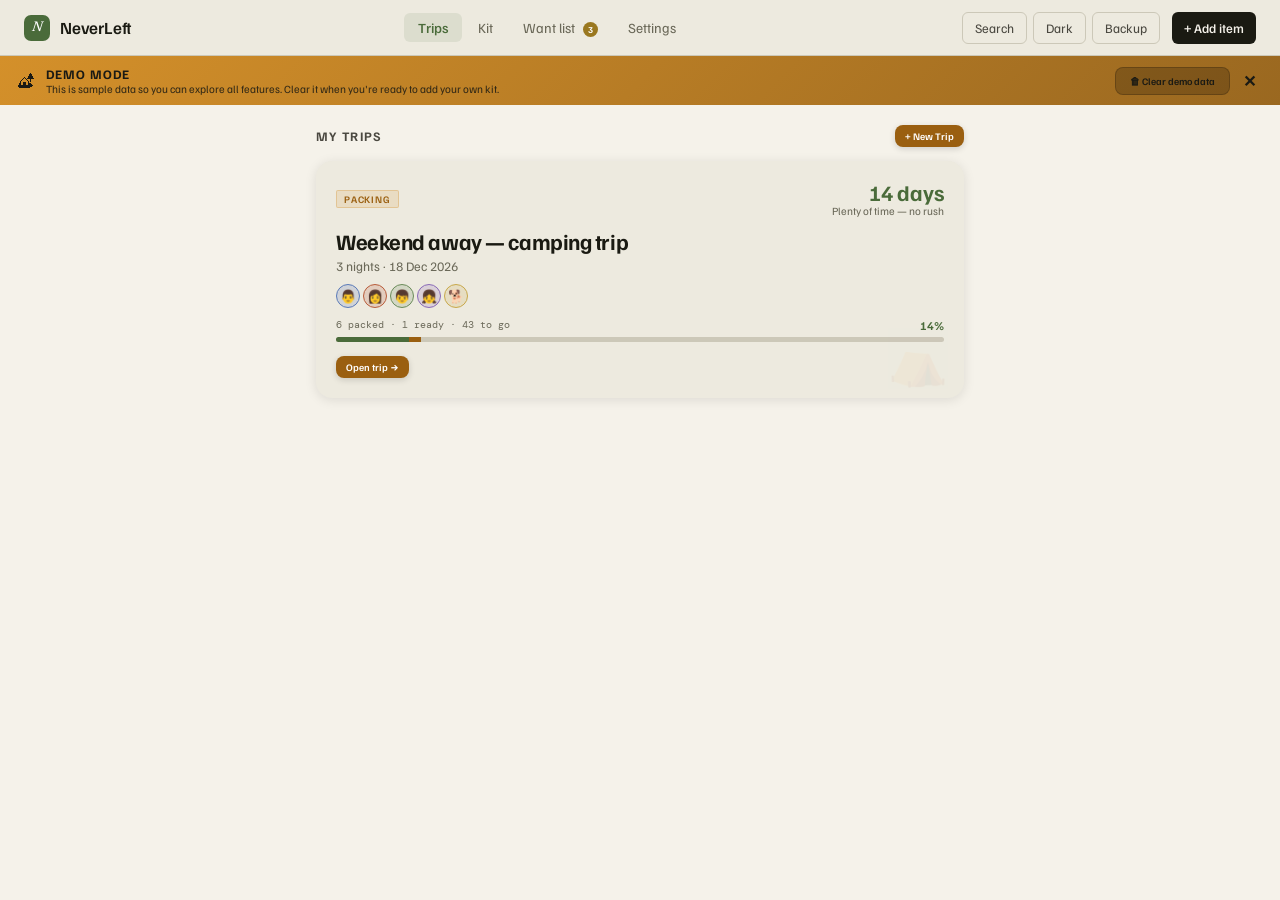
<file: camping-inventory (1).html>
<!DOCTYPE html>
<html lang="en">
<head>
<meta charset="UTF-8">
<meta name="viewport" content="width=device-width, initial-scale=1.0">
<title>NeverLeft</title>
<link href="https://fonts.googleapis.com/css2?family=Familjen+Grotesk:ital,wght@0,400;0,500;0,600;0,700;1,400;1,600&family=Newsreader:ital,wght@0,400;1,400;1,500&family=DM+Mono:wght@400;500&display=swap" rel="stylesheet">
<style>
:root {
  --canvas:    #1a1a14;
  --canvas-2:  #22221a;
  --canvas-3:  #2c2c22;
  --border:    #3a3a2e;
  --border-l:  #4a4a3a;
  --amber:     #d4902a;
  --amber-l:   #e8a83a;
  --amber-d:   #9a6820;
  --sage:      #6b8c5a;
  --sage-l:    #85a870;
  --rust:      #b85c3a;
  --blue:      #5a7ab8;
  --purple:    #8a6ab8;
  --teal:      #5a9a8a;
  --gold:      #c8a84a;
  --text:      #e8e4d8;
  --text-d:    #9a9488;
  --text-m:    #6a6860;
}
/* ── LIGHT MODE OVERRIDES ── */
body.light {
  --canvas:    #f5f2ea;
  --canvas-2:  #edeadf;
  --canvas-3:  #e4e0d3;
  --border:    #ccc8b8;
  --border-l:  #b8b4a4;
  --amber:     #9a5f10;
  --amber-l:   #b87020;
  --amber-d:   #7a4808;
  --sage:      #4a6b3a;
  --sage-l:    #5a8048;
  --rust:      #9a3c1e;
  --blue:      #3a5a98;
  --purple:    #6a4a98;
  --teal:      #3a7a6a;
  --gold:      #9a7820;
  --text:      #1a1a12;
  --text-d:    #4a4840;
  --text-m:    #6a6858;
}

*{box-sizing:border-box;margin:0;padding:0}
body{font-family:'Familjen Grotesk',sans-serif;background:var(--canvas);color:var(--text);min-height:100vh;font-size:14px;-webkit-font-smoothing:antialiased}

/* ── TRANSITIONS ── */
.page{max-width:680px;margin:0 auto;padding:20px 16px 100px;animation:fadeUp .25s ease both}
@keyframes fadeUp{from{opacity:0;transform:translateY(8px)}to{opacity:1;transform:translateY(0)}}
@keyframes pulse{0%,100%{opacity:1}50%{opacity:.6}}

/* ── HEADER ── */
.hdr{background:var(--canvas-2);border-bottom:1px solid var(--border);padding:0 24px;display:flex;align-items:center;justify-content:space-between;height:56px;position:sticky;top:0;z-index:200;gap:16px}
.logo{font-family:'Familjen Grotesk',sans-serif;font-weight:600;font-size:17px;letter-spacing:-.012em;color:var(--text);display:flex;align-items:center;gap:10px;flex-shrink:0}
.logo-mark{width:26px;height:26px;border-radius:7px;background:var(--sage);display:flex;align-items:center;justify-content:center;color:#fff;font-size:14px;font-family:'Newsreader',serif;font-style:italic;font-weight:500;flex-shrink:0}
.logo sup{font-size:9px;color:var(--text-m);font-weight:400;letter-spacing:0;margin-left:2px;vertical-align:middle}
.hdr-nav{display:flex;gap:2px;align-items:center;flex:1;justify-content:center}
.hnav{font-family:'Familjen Grotesk',sans-serif;font-size:14px;font-weight:400;padding:6px 14px;border:none;background:transparent;color:var(--text-m);cursor:pointer;border-radius:6px;transition:all .18s;white-space:nowrap}
.hnav:hover{color:var(--text);background:var(--canvas-3)}
.hnav.on{background:rgba(74,107,58,.1);color:var(--sage);font-weight:500}
.hdr-r{display:flex;gap:6px;align-items:center;flex-shrink:0}
.hdr-btn{background:var(--canvas-2);border:1px solid var(--border);cursor:pointer;height:32px;padding:0 12px;border-radius:6px;display:flex;align-items:center;font-size:13px;font-family:'Familjen Grotesk',sans-serif;color:var(--text-d);transition:all .15s;white-space:nowrap}
.hdr-btn:hover{border-color:var(--border-l);color:var(--text)}
.hdr-util{padding:0 10px;font-size:13px}
.umenu-item{display:block;width:100%;padding:10px 16px;background:transparent;border:none;font-family:'Familjen Grotesk',sans-serif;font-size:13px;color:var(--text-d);text-align:left;cursor:pointer;transition:background .12s}
.umenu-item:hover{background:var(--canvas-3);color:var(--text)}

/* ── MAIN TABS ── */
.mtabs{display:none} /* tabs moved into header */
.mtabs::-webkit-scrollbar{display:none}
.mtab{font-family:'Familjen Grotesk',sans-serif;font-size:14px;font-weight:400;letter-spacing:0;text-transform:none;padding:8px 14px;border:none;background:transparent;color:var(--text-m);cursor:pointer;border-radius:6px;transition:all .18s;white-space:nowrap;flex-shrink:0;margin:6px 0}
.mtab:hover{color:var(--text);background:var(--canvas-3)}
.mtab.on{background:var(--sage-l,rgba(107,140,90,.12));color:var(--sage);font-weight:500}
.tbadge{display:inline-flex;align-items:center;justify-content:center;background:var(--rust);color:#fff;font-size:9px;font-weight:700;width:15px;height:15px;border-radius:50%;margin-left:5px;vertical-align:middle}

/* ── BUTTONS ── */
.btn{font-family:'Familjen Grotesk',sans-serif;font-weight:600;font-size:13px;letter-spacing:0;text-transform:none;border:none;cursor:pointer;padding:7px 14px;border-radius:8px;transition:all .18s;white-space:nowrap}
.btn-p{background:var(--amber);color:#fff;box-shadow:0 2px 6px rgba(0,0,0,.15)}.btn-p:hover{background:var(--amber-l);transform:translateY(-1px);box-shadow:0 4px 10px rgba(0,0,0,.2)}
.btn-p:active{transform:translateY(0)}
.btn-g{background:var(--sage);color:#fff;box-shadow:0 2px 6px rgba(0,0,0,.12)}.btn-g:hover{background:var(--sage-l);transform:translateY(-1px)}
.btn-o{background:transparent;color:var(--text-d);border:1.5px solid var(--border)}.btn-o:hover{border-color:var(--amber-d);color:var(--amber)}
.btn-x{background:transparent;color:var(--rust);border:1px solid transparent;padding:3px 7px;font-size:10px}.btn-x:hover{border-color:var(--rust)}
.btn-ic{background:transparent;border:none;color:var(--text-m);cursor:pointer;padding:4px 7px;font-size:15px;border-radius:6px;transition:all .15s}.btn-ic:hover{color:var(--amber);background:var(--canvas-3)}
.btn-sm{padding:5px 10px;font-size:10px}

/* ── STATS ── */
.stats{display:grid;grid-template-columns:repeat(4,1fr);gap:8px;margin-bottom:20px}
.stat{padding:12px 14px;background:var(--canvas-2);border:none;border-radius:10px;box-shadow:0 1px 4px rgba(0,0,0,.07);transition:transform .15s}
.stat:hover{transform:translateY(-1px)}
.stat-v{font-family:'Familjen Grotesk',sans-serif;font-size:26px;font-weight:800;color:var(--amber);line-height:1}
.stat-l{font-size:10px;color:var(--text-m);text-transform:none;letter-spacing:0;margin-top:3px;font-family:'Familjen Grotesk',sans-serif}

/* ── CONTROLS ── */
.ctrls{display:flex;gap:7px;margin-bottom:12px;flex-wrap:wrap;align-items:center}
.sw{flex:1;min-width:160px;position:relative}
.sw input{width:100%;background:var(--canvas-2);border:none;box-shadow:0 1px 4px rgba(0,0,0,.08);color:var(--text);font-family:'DM Mono',monospace;font-size:12px;padding:8px 10px 8px 32px;border-radius:8px;outline:none;transition:box-shadow .18s}
.sw input:focus{box-shadow:0 0 0 3px rgba(212,144,42,.18),0 1px 4px rgba(0,0,0,.08)}
.sw input::placeholder{color:var(--text-m)}
.sw-ic{position:absolute;left:10px;top:50%;transform:translateY(-50%);color:var(--text-m);font-size:13px;pointer-events:none}
.fgrp{display:flex;gap:4px;flex-wrap:wrap}
.fb{font-family:'Familjen Grotesk',sans-serif;font-size:12px;font-weight:500;letter-spacing:0;text-transform:none;padding:5px 10px;border-radius:6px;border:1.5px solid var(--border);background:transparent;color:var(--text-m);cursor:pointer;transition:all .18s}
.fb:hover{color:var(--text);border-color:var(--border-l)}
.fb.on{background:var(--canvas-3);color:var(--amber);border-color:var(--amber-d)}
select{background:var(--canvas-2);border:1.5px solid var(--border);color:var(--text-d);font-family:'Familjen Grotesk',sans-serif;font-size:12px;letter-spacing:0;text-transform:none;padding:6px 10px;border-radius:6px;outline:none;cursor:pointer;transition:border-color .18s}
select:focus{border-color:var(--amber-d)}

/* ── LEGEND ── */
.legend{display:flex;gap:10px;flex-wrap:wrap;margin-bottom:14px;padding:8px 0}
.li{display:flex;align-items:center;gap:4px;font-size:10px;color:var(--text-m);font-family:'Familjen Grotesk',sans-serif;letter-spacing:.05em;text-transform:uppercase}
.ld{width:7px;height:7px;border-radius:50%}

/* ── CATEGORY GROUP ── */
.cg{margin-bottom:20px}
.cg-hdr{display:flex;align-items:center;gap:8px;margin-bottom:8px;padding:8px 4px;background:transparent;border:none;border-bottom:1px solid var(--border);border-radius:0;cursor:pointer;user-select:none;transition:opacity .15s}
.cg-hdr:hover{opacity:.75}
.cg-toggle{font-size:10px;color:var(--text-m);transition:transform .22s;display:inline-block;width:14px}
.cg-toggle.open{transform:rotate(0deg)}
.cg-toggle.closed{transform:rotate(-90deg)}
.cg-title{font-family:'Familjen Grotesk',sans-serif;font-size:13px;font-weight:700;letter-spacing:0;text-transform:none;transition:color .15s;flex:1}
.cg-count{font-family:'DM Mono',monospace;font-size:10px;color:var(--text-m);padding:2px 7px;border-radius:10px}
.cg-body{overflow:hidden}

/* ── CAT COLOURS ── */
.cat-shelter .cg-title{color:#85a870}
.cat-sleep   .cg-title{color:#7a9ab8}
.cat-kitchen .cg-title{color:#c8823a}
.cat-clothing .cg-title{color:#9a8ab8}
.cat-hygiene .cg-title{color:#7ab8a8}
.cat-dog     .cg-title{color:#b8a87a}
.cat-other   .cg-title{color:var(--text-d)}
.cat-wishlist .cg-title{color:var(--gold)}

/* ── ITEM CARDS ── */
.itbl{width:100%;border-collapse:collapse;display:block}
.itbl thead{display:none} /* hide table headers — info shown on cards */
.itbl tbody{display:flex;flex-direction:column;gap:6px}
.itbl tr{display:none} /* hidden by default, override below */
.irow{display:flex!important;align-items:flex-start;gap:10px;padding:12px 14px;background:var(--canvas-2);border:none;border-radius:10px;box-shadow:0 1px 4px rgba(0,0,0,.08),0 0 0 1px rgba(0,0,0,.04);transition:all .18s;cursor:default;position:relative}
.irow:hover{transform:translateY(-2px);box-shadow:0 6px 18px rgba(0,0,0,.12),0 0 0 1px rgba(212,144,42,.15)}
.irow td{padding:0;border:none;vertical-align:top}
.irow td:nth-child(1){flex:1;min-width:0} /* name cell */
.irow td:nth-child(2){flex-shrink:0} /* type pill */
.irow td:nth-child(3){flex-shrink:0} /* location */
.irow td:nth-child(4){flex-shrink:0} /* qty controls */
.irow td:nth-child(5){flex-shrink:0} /* actions */
.irow.sub-row{padding:9px 14px 9px 32px;background:rgba(0,0,0,0.03);border:none;box-shadow:none!important;margin-top:-3px;border-radius:0 0 10px 10px;transform:none!important}
.irow.sub-row:hover{background:rgba(0,0,0,0.05)}
.iname{font-size:14px;font-weight:700;color:var(--text);line-height:1.3}
.inotes{font-family:'DM Mono',monospace;font-size:10px;color:var(--text-m);margin-top:3px;line-height:1.4}
.iacts{display:flex;gap:3px;opacity:0;transition:opacity .15s}
.irow:hover .iacts{opacity:1}

/* ── TYPE PILLS ── */
.tpill{font-family:'Familjen Grotesk',sans-serif;font-size:10px;font-weight:600;letter-spacing:0;text-transform:none;padding:3px 8px;border-radius:10px;white-space:nowrap}
.tp-always{background:rgba(107,140,90,.12);color:var(--sage);border:1px solid rgba(107,140,90,.25)}
.tp-house{background:rgba(90,122,184,.12);color:var(--blue);border:1px solid rgba(90,122,184,.25)}
.tp-consumable{background:rgba(184,92,58,.12);color:var(--rust);border:1px solid rgba(184,92,58,.25)}
.tp-seasonal{background:rgba(138,106,184,.12);color:var(--purple);border:1px solid rgba(138,106,184,.25)}
.tp-wishlist{background:rgba(200,168,74,.12);color:var(--gold);border:1px solid rgba(200,168,74,.25)}

/* ── LOCATION BADGES ── */
.lbadge{font-family:'DM Mono',monospace;font-size:9px;padding:2px 6px;border-radius:8px;text-transform:uppercase;letter-spacing:.04em;border:1px solid}
.lb-shed{color:#8a7a5a;border-color:#8a7a5a;background:rgba(138,122,90,.08)}
.lb-duffle{color:#5a8a6a;border-color:#5a8a6a;background:rgba(90,138,106,.08)}
.lb-house{color:#5a7ab8;border-color:#5a7ab8;background:rgba(90,122,184,.08)}
.lb-car{color:#9a8a6a;border-color:#9a8a6a;background:rgba(154,138,106,.08)}

/* ── QTY CONTROLS ── */
.qc{display:flex;align-items:center;gap:5px;font-family:'DM Mono',monospace;font-size:12px}
.qbtn{background:var(--canvas-3);border:1px solid var(--border);color:var(--text-d);width:22px;height:22px;border-radius:6px;cursor:pointer;font-size:14px;display:flex;align-items:center;justify-content:center;transition:all .15s}
.qbtn:hover{border-color:var(--amber-d);color:var(--amber)}
.rflag{font-family:'Familjen Grotesk',sans-serif;font-size:10px;color:var(--rust)}

/* ── SUB-ITEM ADD BUTTON ── */
.add-sub-row{display:flex!important;padding:2px 14px 6px 40px!important;background:transparent!important;border:none!important;border-radius:0!important;box-shadow:none!important;transform:none!important}
.add-sub-row td{width:100%}
.add-sub-btn{font-family:'Familjen Grotesk',sans-serif;font-size:12px;color:var(--text-m);background:transparent;border:none;padding:3px 0;cursor:pointer;transition:color .15s;text-align:left}
.add-sub-btn:hover{color:var(--sage)}
.wishlist-item{opacity:.65}
.wishlist-badge{font-size:12px;margin-right:3px}

/* ── CHECKLIST ITEMS ── */
.ci{display:flex;align-items:flex-start;gap:13px;padding:14px;background:var(--canvas-2);border:none;border-radius:12px;box-shadow:0 1px 4px rgba(0,0,0,.07);cursor:pointer;margin-bottom:8px;transition:background .2s,box-shadow .2s,opacity .25s,transform .15s;position:relative;-webkit-tap-highlight-color:transparent}
.ci:active{transform:scale(.97)}
.ci:hover{box-shadow:0 4px 14px rgba(0,0,0,.1)}
.ci.ready{background:rgba(212,144,42,.07);box-shadow:0 2px 8px rgba(212,144,42,.15)}
.ci.packed{opacity:.35;background:var(--canvas-3);box-shadow:none;pointer-events:auto}
.ci.hl{box-shadow:0 0 0 2px var(--amber-d);background:rgba(212,144,42,.05)}
.sub-ci{padding:10px 14px 10px 46px;border-radius:0 0 12px 12px;margin-top:-5px;border:none;box-shadow:none;margin-bottom:6px;background:rgba(0,0,0,0.025)}

/* State indicator — large, filled, satisfying */
.ci-state{width:28px;height:28px;border-radius:8px;border:2px solid var(--border-l);flex-shrink:0;display:flex;align-items:center;justify-content:center;font-size:0;font-weight:800;transition:all .25s cubic-bezier(.34,1.56,.64,1);background:var(--canvas);margin-top:1px}
.ci.ready .ci-state{border-color:var(--amber);background:var(--amber);font-size:15px;color:#fff;box-shadow:0 2px 8px rgba(212,144,42,.4)}
.ci.packed .ci-state{border-color:var(--sage);background:var(--sage);font-size:15px;color:#fff;box-shadow:0 2px 8px rgba(107,140,90,.35)}
@keyframes checkPop{0%{transform:scale(.8);opacity:.6}60%{transform:scale(1.2)}80%{transform:scale(.95)}100%{transform:scale(1);opacity:1}}
.ci.ready .ci-state{animation:checkPop .3s cubic-bezier(.34,1.56,.64,1)}
.ci.packed .ci-state{animation:checkPop .3s cubic-bezier(.34,1.56,.64,1)}
.sub-ci .ci-state{width:22px;height:22px;border-radius:6px;font-size:0}
.sub-ci.ready .ci-state{font-size:12px}
.sub-ci.packed .ci-state{font-size:12px}

.ci-body{flex:1;min-width:0}
.ci-name{font-size:14px;font-weight:700;line-height:1.35;transition:all .2s}
.ci.packed .ci-name{text-decoration:line-through;opacity:.5}
.ci-meta{display:flex;gap:5px;flex-wrap:wrap;margin-top:5px;align-items:center}
.ci-qty{font-family:'DM Mono',monospace;font-size:10px;color:var(--text-m)}
.ci-note{font-family:'DM Mono',monospace;font-size:10px;color:var(--text-m);font-style:italic}
.hl-tag{font-family:'Familjen Grotesk',sans-serif;font-size:9px;color:var(--amber);letter-spacing:.06em;text-transform:uppercase}

/* ── CHECKLIST GROUP HEADERS — warm, not administrative ── */
.cloc-group{margin-bottom:18px}
.cloc-hdr{display:flex;align-items:center;gap:10px;padding:6px 2px;background:transparent;border:none;border:none;cursor:pointer;margin-bottom:10px;transition:opacity .15s}
.cloc-hdr:hover{opacity:.7}
.cloc-title{font-family:'Familjen Grotesk',sans-serif;font-size:14px;font-weight:700;letter-spacing:-.01em;text-transform:none;flex:1;color:var(--text)}
.cloc-progress{height:3px;flex:1;max-width:60px;background:var(--border);border-radius:2px;overflow:hidden}
.cloc-progress-fill{height:100%;background:var(--sage);border-radius:2px;transition:width .4s ease}
.cloc-group-done{display:flex;align-items:center;gap:10px;padding:10px 14px;border-radius:12px;background:rgba(107,140,90,.08);margin-bottom:6px}

/* ── CHECKLIST PROGRESS ── */
.cprog{background:var(--canvas-2);border:none;border-radius:14px;box-shadow:0 2px 8px rgba(0,0,0,.07);padding:16px;margin-bottom:18px}
.cprog-top{display:flex;justify-content:space-between;align-items:center;margin-bottom:10px}
.cprog-label{font-family:'DM Mono',monospace;font-size:11px;color:var(--text-d)}
.cprog-pcts{display:flex;gap:8px}
.cprog-pct{font-family:'Familjen Grotesk',sans-serif;font-size:12px;font-weight:700;letter-spacing:.06em}
.pct-ready{color:var(--amber)}
.pct-packed{color:var(--sage)}
.pbar-wrap{height:10px;background:var(--border);border-radius:5px;overflow:hidden;display:flex}
.pbar-packed{background:var(--sage);transition:width .5s cubic-bezier(.34,1.1,.64,1)}
.pbar-ready{background:var(--amber);transition:width .5s cubic-bezier(.34,1.1,.64,1)}
.cprog-hint{font-family:'DM Mono',monospace;font-size:9px;color:var(--text-m);margin-top:7px}
.cprog-complete{text-align:center;padding:8px 0 2px;font-family:'Familjen Grotesk',sans-serif;font-size:14px;font-weight:700;letter-spacing:.08em;color:var(--sage);animation:fadeUp .4s ease}

/* ── TRIP CARDS ── */
.tlist{display:flex;flex-direction:column;gap:10px}
.tcard{background:var(--canvas-2);border:none;border-radius:12px;box-shadow:0 2px 8px rgba(0,0,0,.08),0 0 0 1px rgba(0,0,0,.04);padding:16px;cursor:pointer;display:flex;align-items:flex-start;justify-content:space-between;gap:12px;transition:all .2s}
.tcard:hover{transform:translateY(-3px);box-shadow:0 8px 24px rgba(0,0,0,.12),0 0 0 2px var(--amber-d)}
.tcard:active{transform:translateY(0)}
.tcard-name{font-family:'Familjen Grotesk',sans-serif;font-size:16px;font-weight:700;letter-spacing:-.01em;color:var(--text);line-height:1.15;margin-bottom:4px}
.tcard-meta{font-family:'DM Mono',monospace;font-size:10px;color:var(--text-m)}
.tcard-r{display:flex;flex-direction:column;align-items:flex-end;gap:5px;flex-shrink:0}

/* ── TRIP STATUS PILLS ── */
.tstatus{font-family:'Familjen Grotesk',sans-serif;font-size:11px;font-weight:600;letter-spacing:0;text-transform:none;padding:3px 10px;border-radius:10px;white-space:nowrap}
.ts-planning{background:rgba(90,122,184,.12);color:var(--blue);border:1px solid rgba(90,122,184,.25)}
.ts-packing{background:rgba(212,144,42,.12);color:var(--amber);border:1px solid rgba(212,144,42,.25)}
.ts-pack-up{background:rgba(138,106,184,.12);color:var(--purple);border:1px solid rgba(138,106,184,.25)}
.ts-pack-away{background:rgba(90,154,138,.12);color:var(--teal);border:1px solid rgba(90,154,138,.25)}
.ts-post-trip{background:rgba(107,140,90,.12);color:var(--sage);border:1px solid rgba(107,140,90,.25)}
.ts-complete{background:rgba(107,140,90,.2);color:var(--sage);border:1px solid rgba(107,140,90,.35)}

/* ── TRIP DETAIL ── */
.tback{font-family:'Familjen Grotesk',sans-serif;font-size:13px;font-weight:500;letter-spacing:0;text-transform:none;color:var(--text-m);background:transparent;border:none;cursor:pointer;padding:0;display:inline-flex;align-items:center;gap:5px;transition:color .15s;margin-bottom:14px}
.tback:hover{color:var(--amber)}
.tchips{display:flex;gap:5px;flex-wrap:wrap;margin-bottom:14px}
.tchip{font-family:'Familjen Grotesk',sans-serif;font-size:11px;font-weight:500;letter-spacing:0;text-transform:none;padding:3px 10px;background:var(--canvas-3);border-radius:10px;color:var(--text-m)}
.ttitle{font-family:'Familjen Grotesk',sans-serif;font-size:22px;font-weight:700;letter-spacing:-.02em;margin-bottom:4px;line-height:1.15}
.tsubtitle{font-size:14px;color:var(--text-m);margin-bottom:12px;line-height:1.4}

/* ── STAGE STEPPER ── */
.stepper{display:flex;align-items:center;margin-bottom:20px;overflow-x:auto;-webkit-overflow-scrolling:touch;scrollbar-width:none;padding:4px 0 6px}
.stepper::-webkit-scrollbar{display:none}
.step{display:flex;flex-direction:column;align-items:center;gap:4px;flex-shrink:0;cursor:pointer;transition:opacity .15s;min-width:54px}
.step:hover{opacity:.75}
.step-dot{width:28px;height:28px;border-radius:50%;display:flex;align-items:center;justify-content:center;font-size:12px;font-weight:700;transition:all .22s;border:2px solid var(--border);background:var(--canvas);color:var(--text-m)}
.step.done .step-dot{background:var(--sage);border-color:var(--sage);color:#fff}
.step.current .step-dot{background:var(--amber);border-color:var(--amber);color:#fff;box-shadow:0 2px 8px rgba(212,144,42,.35)}
.step-label{font-family:'Familjen Grotesk',sans-serif;font-size:10px;font-weight:500;color:var(--text-m);text-align:center;line-height:1.25;max-width:54px}
.step.current .step-label{color:var(--amber);font-weight:700}
.step.done .step-label{color:var(--sage)}
.step-line{flex:1;height:2px;background:var(--border);min-width:8px}
.step-line.done{background:var(--sage)}

.ttabs{display:flex;gap:0;background:var(--canvas-3);border:none;border-radius:10px;padding:3px;margin-bottom:16px;overflow-x:auto;-webkit-overflow-scrolling:touch;scrollbar-width:none}
.ttabs::-webkit-scrollbar{display:none}
.ttab{font-family:'Familjen Grotesk',sans-serif;font-size:12px;font-weight:600;padding:7px 12px;border:none;background:transparent;color:var(--text-m);cursor:pointer;border-radius:7px;transition:all .18s;white-space:nowrap;flex-shrink:0}
.ttab:hover{color:var(--text)}
.ttab.on{background:var(--canvas-2);color:var(--amber);box-shadow:0 1px 4px rgba(0,0,0,.1)}

/* ── POST-TRIP ── */
.pt-banner{background:var(--canvas-3);border:none;border-radius:12px;box-shadow:0 1px 4px rgba(0,0,0,.06);padding:16px;margin-bottom:16px}
.pt-title{font-family:'Familjen Grotesk',sans-serif;font-size:16px;font-weight:700;letter-spacing:-.01em;text-transform:none;margin-bottom:4px;color:var(--amber)}
.pt-sub{font-size:12px;color:var(--text-m)}

/* ── MODALS ── */
.mover{display:none;position:fixed;inset:0;background:rgba(10,10,8,.7);z-index:1000;align-items:flex-end;justify-content:center;backdrop-filter:blur(4px)}
.mover.on{display:flex;animation:modalFadeIn .2s ease}
@keyframes modalFadeIn{from{opacity:0}to{opacity:1}}
.modal{background:var(--canvas-2);width:100%;max-width:600px;padding:24px 20px 32px;max-height:88vh;overflow-y:auto;border-radius:20px 20px 0 0;animation:modalSlideUp .25s ease;border-top:2px solid var(--amber-d)}
@keyframes modalSlideUp{from{opacity:0;transform:translateY(24px)}to{opacity:1;transform:translateY(0)}}
.mbox{background:var(--canvas-2);border-radius:20px 20px 0 0;width:100%;max-width:600px;padding:24px 20px 32px;max-height:88vh;overflow-y:auto}
.mtitle{font-family:'Familjen Grotesk',sans-serif;font-size:18px;font-weight:700;letter-spacing:-.01em;text-transform:none;margin-bottom:18px;color:var(--text)}
.fg{margin-bottom:14px}
.fl{font-family:'Familjen Grotesk',sans-serif;font-size:12px;font-weight:600;letter-spacing:0;text-transform:none;color:var(--text-m);display:block;margin-bottom:5px}
.fi{width:100%;background:var(--canvas-3);border:1px solid var(--border);color:var(--text);font-family:'Familjen Grotesk',sans-serif;font-size:14px;padding:9px 12px;border-radius:8px;outline:none;transition:border-color .18s,box-shadow .18s}
.fi:focus{border-color:var(--amber-d);box-shadow:0 0 0 3px rgba(212,144,42,.1)}
.fta{width:100%;background:var(--canvas-3);border:1.5px solid var(--border);color:var(--text);font-family:'Familjen Grotesk',sans-serif;font-size:13px;padding:9px 12px;border-radius:8px;outline:none;resize:vertical;min-height:70px;transition:border-color .18s}
.fta:focus{border-color:var(--amber-d)}
.factions{display:flex;gap:8px;justify-content:flex-end;margin-top:20px;padding-top:16px;border-top:1px solid var(--border)}
.ck{display:flex;align-items:center;gap:8px;cursor:pointer;font-size:13px;color:var(--text-d)}
.ck input{width:16px;height:16px;accent-color:var(--amber);border-radius:4px}
.agrid{display:flex;gap:6px;flex-wrap:wrap}
.atog{font-family:'Familjen Grotesk',sans-serif;font-size:12px;font-weight:500;letter-spacing:0;text-transform:none;padding:5px 10px;border-radius:8px;border:1.5px solid var(--border);background:transparent;color:var(--text-m);cursor:pointer;transition:all .18s}
.atog.on{background:rgba(212,144,42,.1);border-color:var(--amber-d);color:var(--amber)}

/* ── TRIP NONE / EMPTY ── */
.trip-none{text-align:center;padding:48px 24px}
.tn-title{font-family:'Familjen Grotesk',sans-serif;font-size:24px;font-weight:800;letter-spacing:.04em;color:var(--text);margin-bottom:8px}
.tn-sub{font-size:13px;color:var(--text-m);margin-bottom:24px;line-height:1.6}

/* ── EMPTY STATE ── */
.empty{text-align:center;padding:40px 20px;color:var(--text-m);font-size:13px;border:1.5px dashed rgba(0,0,0,.12);border-radius:12px;margin-top:8px;line-height:1.6}

/* ── MODAL */
.mover{display:none;position:fixed;inset:0;background:rgba(10,10,8,.88);z-index:1000;align-items:center;justify-content:center}
.mover.on{display:flex}
.modal{background:var(--canvas-2);border:1px solid var(--border-l);border-top:3px solid var(--amber);width:500px;max-width:95vw;max-height:92vh;overflow-y:auto;border-radius:3px;padding:20px}
.modal-wide{width:560px}
.mtitle{font-family:'Familjen Grotesk',sans-serif;font-size:16px;font-weight:700;letter-spacing:.1em;text-transform:uppercase;color:var(--amber);margin-bottom:16px}
.fg{margin-bottom:11px}
.fl{font-family:'Familjen Grotesk',sans-serif;font-size:10px;font-weight:600;letter-spacing:.15em;text-transform:uppercase;color:var(--text-m);display:block;margin-bottom:3px}
.fi,.fs,.fta{width:100%;background:var(--canvas);border:1px solid var(--border);color:var(--text);font-family:'Familjen Grotesk',sans-serif;font-size:13px;padding:6px 8px;border-radius:2px;outline:none;transition:border-color .15s}
.fi:focus,.fs:focus,.fta:focus{border-color:var(--amber-d)}
.fta{resize:vertical;min-height:50px;font-size:12px}
.frow{display:flex;gap:9px}.frow .fg{flex:1}
.factions{display:flex;gap:7px;justify-content:flex-end;margin-top:16px;padding-top:12px;border-top:1px solid var(--border)}
.ck{display:flex;align-items:center;gap:6px;cursor:pointer;font-size:12px;color:var(--text-d)}
.ck input{accent-color:var(--amber);width:13px;height:13px;cursor:pointer}

/* ── TRIP LIST */
.trip-none{text-align:center;padding:44px 20px}
.tn-title{font-family:'Familjen Grotesk',sans-serif;font-size:18px;font-weight:700;letter-spacing:.1em;text-transform:uppercase;color:var(--text-d);margin-bottom:8px}
.tn-sub{font-size:12px;color:var(--text-m);margin-bottom:20px;font-family:'DM Mono',monospace}
.tlist{display:flex;flex-direction:column;gap:7px;margin-bottom:16px}
.tcard{background:var(--canvas-2);border:1px solid var(--border);border-radius:3px;padding:12px 14px;display:flex;align-items:center;justify-content:space-between;cursor:pointer;transition:border-color .15s}
.tcard:hover{border-color:var(--amber-d)}
.tcard-name{font-family:'Familjen Grotesk',sans-serif;font-size:15px;font-weight:700;letter-spacing:.06em;color:var(--text)}
.tcard-meta{font-family:'DM Mono',monospace;font-size:10px;color:var(--text-m);margin-top:2px}
.tcard-r{display:flex;gap:7px;align-items:center}
.tstatus{font-family:'Familjen Grotesk',sans-serif;font-size:10px;font-weight:600;letter-spacing:.08em;text-transform:uppercase;padding:2px 7px;border-radius:2px}
.ts-planning{background:rgba(90,122,184,.15);color:var(--blue);border:1px solid rgba(90,122,184,.3)}
.ts-packing{background:rgba(212,144,42,.15);color:var(--amber);border:1px solid rgba(212,144,42,.3)}
.ts-complete{background:rgba(107,140,90,.15);color:var(--sage);border:1px solid rgba(107,140,90,.3)}
.ts-post-trip{background:rgba(184,92,58,.15);color:var(--rust);border:1px solid rgba(184,92,58,.3)}

/* ── TRIP DETAIL */
.tdetail{background:var(--canvas-2);border:1px solid var(--border);border-radius:3px;overflow:hidden}
.tdhdr{background:var(--canvas-3);border-bottom:1px solid var(--border);padding:12px 16px;display:flex;align-items:flex-start;justify-content:space-between;gap:10px}
.tdname{font-family:'Familjen Grotesk',sans-serif;font-size:18px;font-weight:700;letter-spacing:.08em;color:var(--amber)}
.chips{display:flex;flex-wrap:wrap;gap:4px;margin-top:5px}
.chip{font-family:'DM Mono',monospace;font-size:10px;color:var(--text-d);background:var(--canvas);border:1px solid var(--border);padding:1px 7px;border-radius:2px}
.ttabs{display:flex;border-bottom:1px solid var(--border);background:var(--canvas-3)}
.ttab{font-family:'Familjen Grotesk',sans-serif;font-size:11px;font-weight:700;letter-spacing:.1em;text-transform:uppercase;padding:8px 13px;border:none;background:transparent;color:var(--text-m);cursor:pointer;border-bottom:2px solid transparent;margin-bottom:-1px;transition:all .15s}
.ttab:hover{color:var(--text)}
.ttab.on{color:var(--amber);border-bottom-color:var(--amber)}
.tbody{padding:14px 16px}

/* ── CHECKLIST PROGRESS */
.cprog{background:var(--canvas-3);border:1px solid var(--border);border-radius:2px;padding:10px 14px;margin-bottom:14px}
.cprog-top{display:flex;justify-content:space-between;align-items:flex-end;margin-bottom:6px}
.cprog-label{font-family:'DM Mono',monospace;font-size:11px;color:var(--text-d)}
.cprog-pcts{display:flex;gap:10px}
.cprog-pct{font-family:'Familjen Grotesk',sans-serif;font-size:16px;font-weight:700;line-height:1}
.pct-ready{color:var(--amber)}
.pct-packed{color:var(--sage)}
.pbar-wrap{height:8px;background:var(--border);border-radius:4px;overflow:hidden;display:flex}
.pbar-ready{height:100%;background:var(--amber);transition:width .3s}
.pbar-packed{height:100%;background:var(--sage);transition:width .3s}
.cprog-hint{font-family:'Familjen Grotesk',sans-serif;font-size:10px;color:var(--text-m);margin-top:5px;letter-spacing:.05em}

/* ── CHECKLIST ITEMS */
.cloc-group{margin-bottom:18px}
.cloc-hdr{display:flex;align-items:center;gap:7px;padding:5px 0;margin-bottom:5px;border-bottom:1px solid var(--border);cursor:pointer;user-select:none}
.cloc-title{font-family:'Familjen Grotesk',sans-serif;font-size:11px;font-weight:700;letter-spacing:.15em;text-transform:uppercase;color:var(--text-m)}
.ci{display:flex;align-items:flex-start;gap:8px;padding:6px 5px;border-radius:2px;transition:background .1s;border-bottom:1px solid rgba(58,58,46,.4)}
.ci:hover{background:var(--canvas-3)}
.ci.hl{background:rgba(212,144,42,.07);border-left:2px solid var(--amber-d);padding-left:7px}
.ci.sub-ci{padding-left:22px}
.ci.sub-ci.hl{padding-left:24px}
.ci-state{width:22px;height:22px;border-radius:3px;border:1px solid var(--border);background:var(--canvas-3);cursor:pointer;display:flex;align-items:center;justify-content:center;font-size:11px;flex-shrink:0;margin-top:1px;transition:all .15s;user-select:none}
.ci-state:hover{border-color:var(--amber-d)}
.ci-state.ready{background:rgba(212,144,42,.2);border-color:var(--amber);color:var(--amber)}
.ci-state.packed{background:rgba(107,140,90,.25);border-color:var(--sage);color:var(--sage)}
.ci-body{flex:1}
.ci-name{font-size:12px;font-weight:500;transition:opacity .15s}
.ci-name.packed{text-decoration:line-through;opacity:.4}
.ci-name.ready{opacity:.75}
.ci-meta{display:flex;gap:4px;align-items:center;margin-top:2px;flex-wrap:wrap}
.ci-qty{font-family:'DM Mono',monospace;font-size:10px;color:var(--text-m)}
.ci-note{font-family:'DM Mono',monospace;font-size:10px;color:var(--text-m)}
.hl-tag{font-family:'Familjen Grotesk',sans-serif;font-size:9px;font-weight:600;letter-spacing:.06em;text-transform:uppercase;color:var(--amber);background:rgba(212,144,42,.12);border:1px solid rgba(212,144,42,.3);padding:1px 4px;border-radius:2px}

/* ── POST TRIP */
.pt-banner{background:rgba(184,92,58,.07);border:1px solid rgba(184,92,58,.3);border-left:3px solid var(--rust);border-radius:2px;padding:12px 14px;margin-bottom:14px}
.pt-title{font-family:'Familjen Grotesk',sans-serif;font-size:13px;font-weight:700;letter-spacing:.1em;text-transform:uppercase;color:var(--rust);margin-bottom:3px}
.pt-sub{font-size:11px;color:var(--text-m);font-family:'DM Mono',monospace}

/* ── TRIP NOTES */
.tnotes-area{width:100%;background:var(--canvas);border:1px solid var(--border);color:var(--text);font-family:'DM Mono',monospace;font-size:12px;padding:9px 11px;border-radius:2px;outline:none;resize:vertical;min-height:80px;transition:border-color .15s}
.tnotes-area:focus{border-color:var(--amber-d)}

/* ── RESTOCK */
.rs-panel{background:var(--canvas-2);border:1px solid var(--border);border-radius:3px;padding:14px}

/* ── ACTIVITIES GRID */
.agrid{display:grid;grid-template-columns:repeat(auto-fill,minmax(120px,1fr));gap:5px;margin-top:3px}
.atog{display:flex;align-items:center;gap:5px;padding:5px 8px;background:var(--canvas);border:1px solid var(--border);border-radius:2px;cursor:pointer;font-size:11px;color:var(--text-d);transition:all .15s;user-select:none}
.atog:hover{border-color:var(--border-l);color:var(--text)}
.atog.on{background:rgba(212,144,42,.1);border-color:var(--amber-d);color:var(--amber)}
.atog input{accent-color:var(--amber);cursor:pointer}
.cfg-grid{display:grid;grid-template-columns:1fr 1fr;gap:10px}

/* ── PRINT ── */
@media print{
  body{background:#fff!important;color:#000!important;font-size:11pt}
  .hdr,.mtabs,.ctrls,.legend,.stats,.no-print{display:none!important}
  .page{display:none!important}
  #printView{display:block!important;max-width:100%;padding:0}
  .print-title{font-family:'Familjen Grotesk',sans-serif;font-size:18pt;font-weight:700;text-transform:uppercase;margin-bottom:4pt;letter-spacing:.1em}
  .print-sub{font-size:9pt;color:#666;margin-bottom:12pt}
  .print-group{margin-bottom:14pt;break-inside:avoid}
  .print-group-title{font-family:'Familjen Grotesk',sans-serif;font-size:11pt;font-weight:700;text-transform:uppercase;letter-spacing:.12em;border-bottom:1pt solid #000;padding-bottom:3pt;margin-bottom:6pt}
  .print-item{display:flex;align-items:flex-start;gap:8pt;padding:3pt 0;border-bottom:.5pt solid #ddd;break-inside:avoid}
  .print-cb{width:12pt;height:12pt;border:1pt solid #000;flex-shrink:0;margin-top:1pt}
  .print-item-name{font-size:10pt;font-weight:600;flex:1}
  .print-item-meta{font-size:8pt;color:#555;margin-top:1pt}
  .print-action{display:flex;align-items:center;gap:6pt;padding:2pt 0 2pt 20pt;border-bottom:.5pt solid #eee}
  .print-action-cb{width:9pt;height:9pt;border:.5pt solid #999;flex-shrink:0}
  .print-action-label{font-size:9pt;color:#333}
  .print-action-stage{font-size:8pt;color:#777;min-width:60pt}
  @page{margin:15mm}
}
#printView{display:none}

/* ── SCROLLBAR */
::-webkit-scrollbar{width:5px;height:5px}
::-webkit-scrollbar-track{background:var(--canvas)}
::-webkit-scrollbar-thumb{background:var(--border-l);border-radius:3px}
::-webkit-scrollbar-thumb:hover{background:var(--amber-d)}

@media(max-width:640px){
  .hdr{padding:0 11px}
  .page{padding:12px 11px 80px}
  .stats{flex-wrap:wrap}
  .stat{min-width:45%}
  .cfg-grid{grid-template-columns:1fr}
  .itbl th:nth-child(3),.itbl td:nth-child(3){display:none}
  .logo sup{display:none}
  .mtab{padding:9px 10px;font-size:11px}
}
</style>
</head>
<body>

<header class="hdr">
  <div class="logo"><div class="logo-mark">N</div>NeverLeft</div>
  <div class="hdr-nav" id="hdrNav">
    <button class="hnav on" onclick="setTab('trips',this)" id="tripsBtn">Trips</button>
    <button class="hnav" onclick="setTab('inv',this)">Kit</button>
    <button class="hnav" onclick="setTab('wishlist',this)" id="wishBtn">Want list</button>
    <button class="hnav" onclick="setTab('settings',this)">Settings</button>
  </div>
  <div class="hdr-r" id="hdrR">
    <button class="hdr-btn hdr-collapsible" data-priority="4" data-label="Shopping list" data-action="openShoppingList()" id="shopListBtn" onclick="openShoppingList()" style="display:none">Shopping list</button>
    <button class="hdr-btn hdr-collapsible" data-priority="3" data-label="Search" data-action="openSearchPanel && openSearchPanel()">Search</button>
    <button class="hdr-btn hdr-collapsible" data-priority="2" data-label="Light" id="lightBtn" onclick="toggleLightMode()">Light</button>
    <button class="hdr-btn hdr-collapsible" data-priority="1" data-label="Backup" data-action="exportData()">Backup</button>
    <div style="position:relative;flex-shrink:0" id="overflowWrap">
      <button class="hdr-btn" onclick="toggleUtilMenu()" id="utilMenuBtn" style="display:none;padding:0 12px;letter-spacing:.05em">···</button>
      <div id="utilMenu" style="display:none;position:absolute;right:0;top:calc(100% + 6px);background:var(--canvas-2);border:1px solid var(--border);border-radius:10px;overflow:hidden;box-shadow:0 8px 24px rgba(0,0,0,.12);min-width:170px;z-index:300">
        <div id="overflowItems"></div>
        <div style="border-top:1px solid var(--border)">
          <button onclick="closeUtilMenu();exportData()" class="umenu-item" id="staticBackup">Download backup</button>
          <button onclick="closeUtilMenu();shareBackup()" class="umenu-item">Share backup</button>
          <label class="umenu-item" for="fileImport" style="cursor:pointer">Restore backup</label>
        </div>
      </div>
    </div>
    <input type="file" id="fileImport" accept=".json" style="position:absolute;width:1px;height:1px;opacity:0.01;top:0;left:0">
    <button class="hdr-btn hdr-primary" id="addItemBtn" onclick="openAddItemModal()" style="background:var(--text);color:var(--canvas);border:none;font-weight:500;flex-shrink:0">+ Add item</button>
  </div>
</header>

<!-- nav moved into header -->

<!-- INVENTORY -->
<div id="demoBanner" style="display:none;background:linear-gradient(135deg,#d4902a,#9a6820);color:#1a1a14;padding:10px 18px;display:flex;align-items:center;gap:12px;flex-wrap:wrap">
  <span style="font-size:16px">🏕</span>
  <div style="flex:1;min-width:200px">
    <div style="font-family:'Familjen Grotesk',sans-serif;font-size:13px;font-weight:700;letter-spacing:.08em;text-transform:uppercase">Demo Mode</div>
    <div style="font-size:11px;opacity:.85">This is sample data so you can explore all features. Clear it when you're ready to add your own kit.</div>
  </div>
  <div style="display:flex;gap:7px;flex-shrink:0">
    <button class="btn" style="background:rgba(0,0,0,.2);color:#1a1a14;font-size:10px;border:1px solid rgba(0,0,0,.2)" onclick="clearDemoData()">🗑 Clear demo data</button>
    <button class="btn" style="background:transparent;color:#1a1a14;font-size:16px;border:none;padding:2px 6px;line-height:1" onclick="dismissDemoBanner()" title="Dismiss">✕</button>
  </div>
</div>

<div class="page" id="pg-inv" style="display:none">
  <div class="stats" id="statsBar"></div>
  <!-- Search always visible; filters hidden by default -->
  <div style="display:flex;gap:7px;margin-bottom:10px;align-items:center">
    <div class="sw" style="flex:1"><span class="sw-ic">⌕</span><input type="text" id="srch" placeholder="Search your kit…" oninput="renderInv()"></div>
    <button class="btn btn-o btn-sm" id="filterToggleBtn" onclick="toggleKitFilters()">⚙ Filter</button>
  </div>
  <div id="kitFilters" style="display:none">
    <div class="ctrls" style="margin-bottom:8px">
      <div class="fgrp">
        <button class="fb on" onclick="setTF('all',this)">All</button>
        <button class="fb"    onclick="setTF('always',this)">Always packed</button>
        <button class="fb"    onclick="setTF('house',this)">From home</button>
        <button class="fb"    onclick="setTF('consumable',this)">Needs restocking</button>
        <button class="fb"    onclick="setTF('seasonal',this)">Seasonal</button>
      </div>
      <select id="locF" onchange="renderInv()">
        <option value="all">All Locations</option>
      </select>
      <select id="sortS" onchange="renderInv()">
        <option value="category">By Category</option>
        <option value="name">By Name</option>
        <option value="location">By Location</option>
        <option value="restock">Restocking first</option>
      </select>
      <select id="personF" onchange="setPersonFilter(this.value)" style="display:none">
        <option value="all">All People</option>
      </select>
    </div>
    <div class="legend" style="margin-bottom:12px">
      <div class="li"><div class="ld" style="background:var(--sage)"></div>Always packed</div>
      <div class="li"><div class="ld" style="background:var(--blue)"></div>Bring from home</div>
      <div class="li"><div class="ld" style="background:var(--rust)"></div>Needs restocking</div>
      <div class="li"><div class="ld" style="background:var(--purple)"></div>Seasonal</div>
    </div>
  </div>
  <div id="invContent"></div>
</div>

<!-- TRIPS -->
<div class="page" id="pg-trips"><div id="tripsContent"></div></div>

<!-- RESTOCK -->
<div class="page" id="pg-restock" style="display:none"><div id="restockContent"></div></div>

<!-- WISH LIST -->
<div class="page" id="pg-wishlist" style="display:none"><div id="wishContent"></div></div>

<!-- PEOPLE -->
<div class="page" id="pg-people" style="display:none"><div id="peopleContent"></div></div>

<!-- SETTINGS -->
<div class="page" id="pg-settings" style="display:none"><div id="settingsContent"></div></div>

<!-- ═══ ITEM MODAL ═══ -->
<div class="mover" id="itemModal" onclick="closeMOver(event,'itemModal')">
 <div class="modal">
  <div class="mtitle" id="imt">Add Item</div>
  <div class="fg"><label class="fl">Name *</label><input class="fi" id="iName" placeholder="e.g. Camping stove"></div>
  <div class="fg"><label class="fl">Group under (optional)</label>
    <select class="fs" id="iParent"><option value="">— Top-level item —</option></select>
  </div>
  <div class="frow">
    <div class="fg"><label class="fl">Type *</label>
      <select class="fs" id="iType">
        <option value="always">Always packed</option>
        <option value="house">From House</option>
        <option value="consumable">Consumable</option>
        <option value="seasonal">Seasonal</option>
        <option value="wishlist">Want list</option>
      </select>
    </div>
    <div class="fg"><label class="fl">Category</label>
      <select class="fs" id="iCat"></select>
    </div>
  </div>
  <div class="frow">
    <div class="fg"><label class="fl">Location</label>
      <select class="fs" id="iLoc"></select>
    </div>
    <div class="fg"><label class="fl">Quantity</label><input class="fi" id="iQty" type="number" min="0" value="1"></div>
  </div>
  <div class="frow">
    <div class="fg"><label class="fl">Season</label>
      <select class="fs" id="iSeason">
        <option value="all">All seasons</option>
        <option value="summer">Summer only</option>
        <option value="winter">Winter / cold</option>
        <option value="shoulder">Spring / Autumn</option>
      </select>
    </div>
    <div class="fg"><label class="fl">Activity tag</label>
      <select class="fs" id="iActivity"></select>
    </div>
  </div>
  <div class="fg">
    <label class="fl">Packs into (optional)</label>
    <select class="fs" id="iPacksInto">
      <option value="">— Same as storage location —</option>
    </select>
    <div style="font-family:'DM Mono',monospace;font-size:10px;color:var(--text-m);margin-top:3px">Where this item ends up when packed for a trip (e.g. Shed → Duffle Bag)</div>
  </div>
  <div class="fg" style="display:flex;gap:14px">
    <label class="ck"><input type="checkbox" id="iRestock"> Flag as needs restocking</label>
    <label class="ck"><input type="checkbox" id="iContainer"> Group — pack the items inside, not this</label>
  </div>
  <div class="fg" id="iPersonGroup" style="display:none">
    <label class="fl">Assign to person(s)</label>
    <div id="iPersonBtns" style="display:flex;gap:5px;flex-wrap:wrap;margin-top:3px"></div>
  </div>
  <div class="fg"><label class="fl">Notes</label><textarea class="fta" id="iNotes" placeholder="e.g. Check gas level, stored in blue bin…"></textarea></div>
  <div class="fg">
    <label class="fl">Actions <span style="font-weight:400;color:var(--text-m);text-transform:none;letter-spacing:0">— tasks to do at each stage</span></label>
    <div id="iActionsList" style="margin-bottom:6px"></div>
    <div style="display:flex;gap:6px;align-items:center;flex-wrap:wrap">
      <input class="fi" id="iActionLabel" placeholder="e.g. Charge batteries" style="flex:1;min-width:120px">
      <select class="fs" id="iActionStage">
        <option value="pre-trip">Pre-trip</option>
        <option value="during">During trip</option>
        <option value="before-pack-away">Before pack away</option>
        <option value="post-trip">Back home</option>
      </select>
      <button class="btn btn-o btn-sm" type="button" onclick="addItemAction()">+ Add</button>
    </div>
  </div>
  <div class="factions">
    <button class="btn btn-o" onclick="closeM('itemModal')">Cancel</button>
    <button class="btn btn-p" onclick="saveItem()">Save Item</button>
  </div>
 </div>
</div>

<!-- ═══ TRIP MODAL ═══ -->
<div class="mover" id="tripModal" onclick="closeMOver(event,'tripModal')">
 <div class="modal modal-wide">
  <div class="mtitle" id="tmt">New Trip</div>
  <div class="fg"><label class="fl">Trip Name *</label><input class="fi" id="tName" placeholder="e.g. Lake District May Bank Holiday"></div>
  <div class="frow">
    <div class="fg"><label class="fl">Departure Date</label><input class="fi" id="tDate" type="date"></div>
    <div class="fg"><label class="fl">Duration (nights)</label><input class="fi" id="tNights" type="number" min="1" max="30" value="3"></div>
  </div>
  <div class="cfg-grid">
    <div class="fg"><label class="fl">Season / Weather</label>
      <select class="fs" id="tSeason"><option value="summer">Summer (warm)</option><option value="shoulder">Spring / Autumn (mixed)</option><option value="winter">Winter (cold)</option></select>
    </div>
    <div class="fg"><label class="fl">Site Type</label>
      <select class="fs" id="tSite"><option value="hookup">Full hookup</option><option value="basic">Basic / no hookup</option><option value="wild">Wild camping</option></select>
    </div>
    <div class="fg"><label class="fl">Extra People</label><input class="fi" id="tExtra" type="number" min="0" max="20" value="0"></div>
    <div class="fg"><label class="fl">Distance from Home</label>
      <select class="fs" id="tDist"><option value="local">Local (&lt;1hr)</option><option value="regional">Regional (1–2hr)</option><option value="remote">Remote (2hr+)</option></select>
    </div>
  </div>
  <div class="fg"><label class="fl" style="margin-bottom:5px">Dog coming?</label><label class="ck"><input type="checkbox" id="tDog" checked> Yes, include dog kit</label></div>
  <div class="fg"><label class="fl">Activities</label>
    <div class="agrid" id="tActGrid"></div>
  </div>
  <div class="fg"><label class="fl">Trip Notes</label><textarea class="fta" id="tNotes" placeholder="Site address, booking ref…"></textarea></div>
  <div class="factions">
    <button class="btn btn-o" onclick="closeM('tripModal')">Cancel</button>
    <button class="btn btn-p" onclick="saveTrip()">Save Trip</button>
  </div>
 </div>
</div>

<script>
// ══════════════════════════════════════════════════
// STATE
// ══════════════════════════════════════════════════
const SK = 'basecamp_v3';
let S = { items:[], trips:[] };
let editItemId = null, editTripId = null;
let tf = 'all', mainTab = 'trips';
let activeTripId = null, activeTripTab = 'checklist';
let collapsedCats = new Set();   // inventory
let collapsedLocs = new Set();   // checklist locations
let personFilter = 'all';        // inventory person filter
let checklistPersonFilter = 'all'; // checklist person filter
let checklistLocFilter = 'all';    // checklist location filter
let checklistSort = 'location';    // checklist sort order
let checklistHidePacked = false;   // hide packed items
let checklistFiltersOpen = false;  // filter panel open state

const CATS    = ['shelter','sleep','kitchen','clothing','hygiene','dog','other'];
const CLAB    = { shelter:'⛺ Shelter', sleep:'🛌 Sleep', kitchen:'🍳 Kitchen', clothing:'🧥 Clothing', hygiene:'🪥 Hygiene', dog:'🐕 Dog', other:'📦 Other' };
const TLAB    = { always:'Always packed', house:'Bring from home', consumable:'Needs restocking', seasonal:'Seasonal', wishlist:'Want list' };
const LLAB    = { shed:'Shed', duffle:'Duffle Bag', house:'House', car:'Car' };
const SELAB   = { summer:'Summer', shoulder:'Spring / Autumn', winter:'Winter', all:'All' };
const SITELAB = { hookup:'Full hookup', basic:'Basic', wild:'Wild' };
const DISTLAB = { local:'Local', regional:'Regional', remote:'Remote' };
const STLAB   = { planning:'Plan', packing:'Packing', 'pack-up':'Packing up', 'pack-away':'Back home', 'post-trip':'Back home', complete:'Done' };
const PERSON_COLORS = ['#d4902a','#6b8c5a','#5a7ab8','#b85c3a','#8a6ab8','#5a9a8a','#c8a84a','#b8a87a'];

// ══════════════════════════════════════════════════
// SETTINGS DEFAULTS & HELPERS
// ══════════════════════════════════════════════════
function defaultSettings(){
  return {
    categories:[
      {id:'shelter', label:'Shelter', emoji:'⛺'},
      {id:'sleep',   label:'Sleep',   emoji:'🛌'},
      {id:'kitchen', label:'Kitchen', emoji:'🍳'},
      {id:'clothing',label:'Clothing',emoji:'🧥'},
      {id:'hygiene', label:'Hygiene', emoji:'🪥'},
      {id:'dog',     label:'Dog',     emoji:'🐕'},
      {id:'other',   label:'Other',   emoji:'📦'},
    ],
    locations:[
      {id:'shed',   label:'Shed',       isStorageLoc:true, isPackInto:false},
      {id:'duffle', label:'Duffle Bag', isStorageLoc:true, isPackInto:true},
      {id:'house',  label:'House',      isStorageLoc:true, isPackInto:false},
      {id:'car',    label:'Car',        isStorageLoc:true, isPackInto:true},
    ],
    activities:[
      {id:'hiking',   label:'Hiking',   emoji:'🥾'},
      {id:'beach',    label:'Beach',    emoji:'🏖'},
      {id:'cycling',  label:'Cycling',  emoji:'🚴'},
      {id:'fishing',  label:'Fishing',  emoji:'🎣'},
      {id:'swimming', label:'Swimming', emoji:'🏊'},
      {id:'climbing', label:'Climbing', emoji:'🧗'},
    ]
  };
}

// Live accessors — always read from S.settings so changes are instant
// Defensive: fall back to defaults if settings not yet loaded
function showToast(msg){
  // Remove any existing toast
  const existing=document.getElementById('bcToast');
  if(existing) existing.remove();
  const t=document.createElement('div');
  t.id='bcToast';
  t.textContent=msg;
  t.style.cssText="position:fixed;bottom:20px;left:50%;transform:translateX(-50%);background:var(--canvas-3);color:var(--text);border:1px solid var(--rust);border-left:3px solid var(--rust);padding:10px 16px;border-radius:3px;font-size:12px;font-family:'Familjen Grotesk',sans-serif;z-index:9999;max-width:90vw;text-align:center;box-shadow:0 4px 12px rgba(0,0,0,.3)";
  document.body.appendChild(t);
  setTimeout(()=>{ t.style.transition='opacity .4s'; t.style.opacity='0'; setTimeout(()=>t.remove(),400); },3000);
}

function getCats(){ return (S.settings&&S.settings.categories)||defaultSettings().categories; }
function getLocs(){ return (S.settings&&S.settings.locations)||defaultSettings().locations; }
function getActs(){ return (S.settings&&S.settings.activities)||defaultSettings().activities; }
// Storage locations (shown in inventory location dropdown + checklist grouping)
function getStorageLocs(){ return getLocs().filter(l=>l.isStorageLoc!==false); }
// Pack-into locations (shown in packs-into dropdown)
function getPackIntoLocs(){ return getLocs().filter(l=>l.isPackInto===true); }

// Build a label map from a settings array
function labMap(arr){ const m={}; arr.forEach(x=>m[x.id]=x.label); return m; }
// Build an emoji+label map
function emojiLabMap(arr){ const m={}; arr.forEach(x=>m[x.id]=(x.emoji?x.emoji+' ':'')+x.label); return m; }

// ══════════════════════════════════════════════════
// PERSISTENCE
// ══════════════════════════════════════════════════
function load(){
  try{
    const r=localStorage.getItem(SK);
    if(r){
      S=JSON.parse(r);
    } else {
      // First launch — load demo data and flag it
      const demo=demoData();
      S={ items:demo.items, trips:demo.trips, people:demo.people, settings:demo.settings };
      localStorage.setItem('basecamp_demo','1');
      save();
    }
    if(!S.items) S.items=[];
    if(!S.trips) S.trips=[];
    if(!S.people) S.people=[];
    if(!S.settings) S.settings=defaultSettings();
    else {
      if(!S.settings.categories||!S.settings.categories.length) S.settings.categories=defaultSettings().categories;
      if(!S.settings.locations||!S.settings.locations.length)   S.settings.locations=defaultSettings().locations;
      else S.settings.locations=S.settings.locations.map(l=>({isStorageLoc:true,...l}));
      if(!S.settings.activities||!S.settings.activities.length) S.settings.activities=defaultSettings().activities;
    }
  }catch(e){
    const demo=demoData();
    S={ items:demo.items, trips:demo.trips, people:demo.people, settings:demo.settings };
  }
}

function initDemoBanner(){
  if(localStorage.getItem('basecamp_demo')==='1'){
    const b=document.getElementById('demoBanner');
    if(b) b.style.display='flex';
  }
}

function dismissDemoBanner(){
  const b=document.getElementById('demoBanner');
  if(b) b.style.display='none';
}

function clearDemoData(){
  if(!confirm('Clear all demo data and start fresh? This cannot be undone.')) return;
  resetAllData();
}

function resetAllData(){
  // Clear all user data — preserve theme and backup timestamp
  const theme=localStorage.getItem('basecamp_theme');
  const lastExport=localStorage.getItem('basecamp_last_export');
  localStorage.clear();
  if(theme) localStorage.setItem('basecamp_theme',theme);
  if(lastExport) localStorage.setItem('basecamp_last_export',lastExport);
  S={ items:[], trips:[], people:[], settings:defaultSettings() };
  save();
  dismissDemoBanner();
  renderAll();
  alert('\u2713 All data cleared. You\'re starting fresh.');
}

function loadDemoDataAgain(){
  if(!confirm('Load demo data? This will replace your current data.')) return;
  const demo=demoData();
  S={ items:demo.items, trips:demo.trips, people:demo.people, settings:demo.settings };
  localStorage.setItem('basecamp_demo','1');
  save();
  const b=document.getElementById('demoBanner');
  if(b) b.style.display='flex';
  renderAll();
}
function save(){ localStorage.setItem(SK,JSON.stringify(S)); }
function uid(){ return Date.now().toString(36)+Math.random().toString(36).slice(2,7); }
function esc(s){ return String(s||'').replace(/&/g,'&amp;').replace(/</g,'&lt;').replace(/>/g,'&gt;').replace(/"/g,'&quot;'); }
function fmtDate(d){ if(!d)return''; try{return new Date(d+'T12:00:00').toLocaleDateString('en-GB',{day:'numeric',month:'short',year:'numeric'});}catch(e){return d;} }

// ══════════════════════════════════════════════════
// ITEM HELPERS
// ══════════════════════════════════════════════════
function topItems(){ return S.items.filter(i=>!i.parentId && i.type!=='wishlist'); }
function subItems(parentId){ return S.items.filter(i=>i.parentId===parentId); }
function wishItems(){ return S.items.filter(i=>i.type==='wishlist'); }

function isExcluded(item, trip){
  if(item.type==='wishlist') return true;
  if(item.category==='dog' && !trip.dog) return true;
  if(item.season && item.season!=='all'){
    if(item.season==='summer' && trip.season!=='summer') return true;
    if(item.season==='winter' && trip.season!=='winter') return true;
    if(item.season==='shoulder' && trip.season==='summer') return true;
  }
  if(item.activity && (!trip.activities||!trip.activities.includes(item.activity))) return true;
  return false;
}

function getHL(trip){
  const h={};
  S.items.forEach(item=>{
    const r=[];
    if(item.activity && trip.activities && trip.activities.includes(item.activity)) r.push(item.activity);
    if(trip.distance==='remote'){
      if(/first.aid|spare/i.test(item.name+(item.notes||''))) r.push('remote');
      if(item.type==='consumable' && item.category==='hygiene') r.push('remote');
    }
    if(trip.site==='wild' && /water|toilet|trowel/i.test(item.name)) r.push('wild');
    if(r.length) h[item.id]=r;
  });
  return h;
}

function adjQty(item, trip){
  if(item.type!=='consumable') return item.qty;
  const n=trip.nights||3;
  if(/toilet.roll/i.test(item.name)) return Math.ceil(n/2)+(trip.distance==='remote'?1:0);
  if(/gas/i.test(item.name)) return Math.max(1,Math.ceil(n/3))+(trip.distance==='remote'?1:0);
  if(/dog.food/i.test(item.name)) return n+1;
  return item.qty;
}

// ══════════════════════════════════════════════════
// STATS
// ══════════════════════════════════════════════════
function renderStats(){
  const top=topItems();
  const rc=top.filter(i=>i.restock||i.qty===0).length;
  const ac=S.trips.filter(t=>t.status==='packing'||t.status==='planning').length;
  const wc=wishItems().length;
  document.getElementById('statsBar').innerHTML=`
    <div class="stat"><div class="stat-v">${top.length}</div><div class="stat-l">Items</div></div>
    <div class="stat"><div class="stat-v">${top.filter(i=>i.type==='always').length}</div><div class="stat-l">Always packed</div></div>
    <div class="stat"><div class="stat-v">${top.filter(i=>i.type==='house').length}</div><div class="stat-l">From home</div></div>
    <div class="stat"><div class="stat-v" style="${rc>0?'color:var(--rust)':''}">${rc}</div><div class="stat-l">Restock</div></div>
    <div class="stat"><div class="stat-v" style="${ac>0?'color:var(--amber)':''}">${ac}</div><div class="stat-l">Active Trips</div></div>
    <div class="stat"><div class="stat-v" style="${wc>0?'color:var(--gold)':''}">${wc}</div><div class="stat-l">Want list</div></div>`;
  // badges — restockBtn removed from nav, show restock count on My Kit filter toggle
  const rb=document.getElementById('restockBtn');
  if(rb){ rb.querySelectorAll('.tbadge').forEach(b=>b.remove()); if(rc>0) rb.innerHTML+=`<span class="tbadge">${rc}</span>`; }
  // Update shopping list badge button
  const slb=document.getElementById('shopListBtn');
  if(slb){
    slb.style.display=rc>0?'':'none';
    slb.innerHTML=rc>0?`🛒 <span style="font-family:'Familjen Grotesk',sans-serif;font-size:11px;font-weight:700">${rc}</span>`:'';
  }
  // Show restock count on filter toggle button in My Kit
  const ftb=document.getElementById('filterToggleBtn');
  if(ftb){ ftb.querySelectorAll('.tbadge').forEach(b=>b.remove()); if(rc>0) ftb.innerHTML=`⚙ Filter <span class="tbadge" style="background:var(--rust)">${rc}</span>`; else ftb.textContent='⚙ Filter'; }
  const wb=document.getElementById('wishBtn');
  if(wb){ wb.querySelectorAll('.tbadge').forEach(b=>b.remove()); if(wc>0) wb.innerHTML=`Want list <span class="tbadge" style="background:var(--gold)">${wc}</span>`; }
}

// ══════════════════════════════════════════════════
// INVENTORY
// ══════════════════════════════════════════════════
function toggleKitFilters(){
  const el=document.getElementById('kitFilters');
  const btn=document.getElementById('filterToggleBtn');
  const open=el.style.display==='block';
  el.style.display=open?'none':'block';
  btn.style.background=open?'':'var(--canvas-3)';
  btn.style.color=open?'':'var(--amber)';
  btn.style.borderColor=open?'':'var(--amber-d)';
}

function itemMatchesPerson(item, pid){
  // Does this item or any of its sub-items match the person filter?
  if(pid==='all') return true;
  if((item.personIds||[]).includes(pid)) return true;
  return subItems(item.id).some(s=>(s.personIds||[]).includes(pid));
}

function renderInv(){
  populateDynamicDropdowns(null, null, null); // keep locF in sync
  const srch=document.getElementById('srch').value.toLowerCase();
  const lf=document.getElementById('locF').value;
  const sort=document.getElementById('sortS').value;
  let items=topItems().filter(i=>{
    const textMatch=!srch||i.name.toLowerCase().includes(srch)||(i.notes||'').toLowerCase().includes(srch)
      ||subItems(i.id).some(s=>s.name.toLowerCase().includes(srch)||(s.notes||'').toLowerCase().includes(srch));
    const pMatch=itemMatchesPerson(i, personFilter);
    return textMatch
      &&(tf==='all'||i.type===tf)
      &&(lf==='all'||i.location===lf)
      &&pMatch;
  });
  if(sort==='name') items.sort((a,b)=>a.name.localeCompare(b.name));
  else if(sort==='location') items.sort((a,b)=>a.location.localeCompare(b.location));
  else if(sort==='restock') items.sort((a,b)=>((b.restock||b.qty===0)?1:0)-((a.restock||a.qty===0)?1:0));
  else items.sort((a,b)=>getCats().findIndex(c=>c.id===a.category)-getCats().findIndex(c=>c.id===b.category)||a.name.localeCompare(b.name));

  const el=document.getElementById('invContent');
  if(!items.length){ el.innerHTML=`<div class="empty">No items match — adjust filters or add one above.</div>`; return; }

  if(sort==='category'){
    const g={};
    items.forEach(i=>{ if(!g[i.category])g[i.category]=[]; g[i.category].push(i); }); // keyed by id
    el.innerHTML=getCats().filter(c=>g[c.id]?.length).map(c=>{
      const open=!collapsedCats.has(c.id);
      return `<div class="cg cat-${c.id}">
        <div class="cg-hdr" onclick="toggleCat('${c.id}')">
          <span class="cg-toggle ${open?'open':'closed'}">▼</span>
          <span class="cg-title">${c.emoji||''} ${c.label}</span>
          <span class="cg-count">${g[c.id].length}</span>
        </div>
        <div class="cg-body" id="cgb-${c.id}" style="display:${open?'block':'none'}">
          ${invTable(g[c.id])}
        </div>
      </div>`;
    }).join('');
  } else {
    el.innerHTML=invTable(items);
  }
}

function invTable(rows){
  return `<table class="itbl">
    <thead><tr><th style="width:38%">Item</th><th>Type</th><th>Location</th><th>Qty</th><th></th></tr></thead>
    <tbody>${rows.map(item=>itemRow(item,false)).join('')}</tbody>
  </table>`;
}

function itemRow(item, isSub){
  // When filtering by person, only show sub-items that match
  const allSubs=subItems(item.id);
  const subs=personFilter==='all'?allSubs:allSubs.filter(s=>(s.personIds||[]).includes(personFilter));
  const restock=item.restock||item.qty===0;
  const isWish=item.type==='wishlist';
  const assignedPeople=(S.people||[]).filter(p=>(item.personIds||[]).includes(p.id));
  const personBadges=assignedPeople.map(p=>`<span style="font-family:'Familjen Grotesk',sans-serif;font-size:9px;font-weight:700;letter-spacing:.06em;text-transform:uppercase;padding:1px 5px;border-radius:10px;background:${p.color}22;color:${p.color};border:1px solid ${p.color}55;margin-left:4px">${p.name}</span>`).join('');
  return `
    <tr class="irow${isSub?' sub-row':''}${isWish?' wishlist-item':''}">
      <td>
        <div class="iname">${isWish?`<span class="wishlist-badge">✦</span>`:''}${esc(item.name)}${restock?` <span class="rflag">⚠ restock</span>`:''}${personBadges}</div>
        ${item.notes?`<div class="inotes">${esc(item.notes)}</div>`:''}
        ${item.activity?`<span style="font-family:'Familjen Grotesk',sans-serif;font-size:9px;color:var(--teal);text-transform:uppercase;letter-spacing:.06em">${item.activity}</span>`:''}
        ${item.isContainer?`<span style="font-family:'Familjen Grotesk',sans-serif;font-size:9px;color:var(--amber-d);text-transform:uppercase;letter-spacing:.06em">⊞ group</span>`:''}
        ${(item.actions&&item.actions.length)?`<span style="font-family:'Familjen Grotesk',sans-serif;font-size:9px;color:var(--teal);text-transform:uppercase;letter-spacing:.06em">⚡ ${item.actions.length} action${item.actions.length!==1?'s':''}</span>`:''}
        ${item.packsInto&&item.packsInto!==item.location?`<span style="font-family:'Familjen Grotesk',sans-serif;font-size:9px;color:var(--text-m)">→ ${labMap(getLocs())[item.packsInto]||item.packsInto}</span>`:''}
      </td>
      <td><span class="tpill tp-${item.type}">${TLAB[item.type]}</span></td>
      <td><span class="lbadge lb-${item.location}">${labMap(getLocs())[item.location]||item.location}</span></td>
      <td>${item.type==='consumable'?`
        <div class="qc">
          <button class="qbtn" onclick="qAdj('${item.id}',-1)">−</button>
          <span id="qv-${item.id}">${item.qty}</span>
          <button class="qbtn" onclick="qAdj('${item.id}',+1)">+</button>
        </div>`:`<span style="font-family:'DM Mono',monospace;color:var(--text-m)">${item.qty}</span>`}
      </td>
      <td style="position:relative">
        <button class="btn-ic" style="font-size:14px;padding:2px 8px;opacity:.55"
          onclick="event.stopPropagation();_invMenu(this,'${item.id}',${item.restock?1:0})">•••</button>
      </td>
    </tr>
    
    ${subs.map(s=>itemRow(s,true)).join('')}
    ${!isSub?`<tr class="irow add-sub-row"><td colspan="5"><button class="add-sub-btn" onclick="openAddSubModal('${item.id}')">+ Add item to group</button></td></tr>`:''}
  `;
}

// ── FLOATING CONTEXT MENU ──
const _ctxRegistry={};

function registerCtxMenu(id, actions){
  _ctxRegistry[id]=actions;
}

function openCtxMenu(id, btnEl){
  const actions=_ctxRegistry[id];
  if(!actions) return;
  let menu=document.getElementById('_ctxMenu');
  if(!menu){
    menu=document.createElement('div');
    menu.id='_ctxMenu';
    menu.style.cssText='position:fixed;z-index:9999;border-radius:10px;overflow:hidden;display:none';
    document.body.appendChild(menu);
  }
  // Toggle
  if(menu.dataset.openId===id && menu.style.display==='block'){
    menu.style.display='none';
    menu.dataset.openId='';
    return;
  }
  menu.style.background='var(--canvas-2)';
  menu.style.boxShadow='0 8px 32px rgba(0,0,0,.18)';
  menu.style.minWidth='180px';
  menu.innerHTML=actions.map((a,i)=>
    '<button data-idx="'+i+'" style="display:block;width:100%;padding:11px 16px;background:transparent;'+
    'border:none;font-family:Familjen Grotesk,sans-serif;font-size:14px;color:'+(a.color||'var(--text-d)')+
    ';text-align:left;cursor:pointer">'+a.label+'</button>'
  ).join('');
  menu.querySelectorAll('button').forEach(btn=>{
    btn.addEventListener('click',()=>{
      const idx=parseInt(btn.dataset.idx);
      try{ actions[idx].fn(); }catch(e){ console.error(e); }
      menu.style.display='none';
    });
    btn.addEventListener('mouseover',()=>btn.style.background='var(--canvas-3)');
    btn.addEventListener('mouseout',()=>btn.style.background='transparent');
  });
  const rect=btnEl.getBoundingClientRect();
  const menuWidth=180;
  const left=Math.min(rect.right-menuWidth, window.innerWidth-menuWidth-8);
  menu.style.top=(rect.bottom+6)+'px';
  menu.style.left=Math.max(8,left)+'px';
  menu.style.display='block';
  menu.dataset.openId=id;
}

function hideCtxMenu(){
  const menu=document.getElementById('_ctxMenu');
  if(menu){ menu.style.display='none'; menu.dataset.openId=''; }
}

// Close when clicking outside
document.addEventListener('click',e=>{
  const menu=document.getElementById('_ctxMenu');
  if(menu&&menu.style.display==='block'&&!menu.contains(e.target)){
    menu.style.display='none';
    menu.dataset.openId='';
  }
});

// Legacy stubs
function closeAllMenus(){ hideCtxMenu(); }
function closeCIMenu(){ hideCtxMenu(); }
function toggleCIMenu(){ hideCtxMenu(); }

// Helper: checklist item menu
function _ciMenu(btn, tripId, itemId){
  registerCtxMenu('ci-'+itemId,[
    {label:'Remove from trip', color:'var(--rust)', fn:()=>removeFromChecklist(tripId, itemId)}
  ]);
  openCtxMenu('ci-'+itemId, btn);
}

// Helper: post-trip item menu
function _ptMenu(btn, tripId, itemId){
  registerCtxMenu('pt-'+itemId,[
    {label:'Left at site',    color:'var(--rust)',    fn:()=>flagLeftAtSite(tripId, itemId)},
    {label:'Needs repair',    color:'var(--amber-d)', fn:()=>flagDamaged(tripId, itemId,'repair')},
    {label:'Needs replacing', color:'var(--purple)',  fn:()=>flagDamaged(tripId, itemId,'replace')}
  ]);
  openCtxMenu('pt-'+itemId, btn);
}

function toggleRowMenu(id,e){ e.stopPropagation(); _invMenu(e.currentTarget||e.target,id,0); }
function closeRowMenu(){ hideCtxMenu(); }

function _invMenu(btn, itemId, isRestock){
  const actions=[
    {label:'Edit', fn:()=>openEditItemModal(itemId)},
    {label:isRestock?'Mark restocked':'Add to shopping list', color:'var(--amber-d)', fn:()=>toggleRestock(itemId)},
    {label:'Delete', color:'var(--rust)', fn:()=>delItem(itemId)}
  ];
  registerCtxMenu('inv-'+itemId, actions);
  openCtxMenu('inv-'+itemId, btn);
}

function toggleCat(c){
  if(collapsedCats.has(c)) collapsedCats.delete(c);
  else collapsedCats.add(c);
  renderInv();
}

// ══════════════════════════════════════════════════
// TRIPS
// ══════════════════════════════════════════════════
function renderTrips(){
  const el=document.getElementById('tripsContent');
  if(activeTripId){
    const trip=S.trips.find(t=>t.id===activeTripId);
    if(trip){ el.innerHTML=tripDetail(trip); return; }
    activeTripId=null;
  }

  // Empty state — warm and inviting
  if(!S.trips.length){
    el.innerHTML=`
      <div style="text-align:center;padding:40px 20px 30px">
        <div style="font-size:52px;margin-bottom:12px;line-height:1">⛺</div>
        <div style="font-family:'Familjen Grotesk',sans-serif;font-size:22px;font-weight:700;letter-spacing:.06em;color:var(--ink,var(--text));margin-bottom:8px">Where are you heading?</div>
        <div style="font-size:13px;color:var(--text-m);margin-bottom:24px;line-height:1.6;max-width:280px;margin-left:auto;margin-right:auto">Plan a trip and NeverLeft will help you pack everything you need — stress free.</div>
        <button class="btn btn-p" style="font-size:13px;padding:10px 24px" onclick="openNewTripModal()">Plan my first trip →</button>
      </div>`; return;
  }

  // Sort: upcoming first, then by date, complete/post-trip at bottom
  const statusOrder={'planning':0,'packing':1,'pack-up':2,'pack-away':3,'post-trip':4,'complete':5}; // pack-up=packing up camp
  const sorted=[...S.trips].sort((a,b)=>{
    const ao=statusOrder[a.status]??3, bo=statusOrder[b.status]??3;
    if(ao!==bo) return ao-bo;
    return (a.date||'9999')<(b.date||'9999')?-1:1;
  });

  // Upcoming = first non-complete trip
  const upcoming=sorted.find(t=>t.status!=='complete');
  const rest=sorted.filter(t=>t!==upcoming);

  function countdown(dateStr){
    if(!dateStr) return null;
    const diff=Math.ceil((new Date(dateStr+'T12:00:00')-new Date())/(1000*60*60*24));
    if(diff<0) return null;
    if(diff===0) return 'Today!';
    if(diff===1) return 'Tomorrow';
    return diff+' days to go';
  }

  function peopleAvatars(trip){
    if(!S.people||!S.people.length) return '';
    return `<div style="display:flex;gap:3px;flex-wrap:wrap;margin-top:6px">
      ${S.people.map(p=>`<span style="display:inline-flex;align-items:center;justify-content:center;width:24px;height:24px;border-radius:50%;background:${p.color}33;border:1.5px solid ${p.color};font-size:13px" title="${esc(p.name)}">${p.emoji||'👤'}</span>`).join('')}
      ${trip.dog?`<span style="display:inline-flex;align-items:center;justify-content:center;width:24px;height:24px;border-radius:50%;background:#c8a84a33;border:1.5px solid #c8a84a;font-size:13px">🐕</span>`:''}
    </div>`;
  }

  function packProgress(t){
    if(!t.checklist||!t.checklist.length) return '';
    const cl=t.checklist.filter(c=>{const it=S.items.find(i=>i.id===c.itemId);return it&&it.type!=='wishlist';});
    const packed=cl.filter(c=>c.state==='packed').length;
    const ready=cl.filter(c=>c.state==='ready').length;
    const total=cl.length;
    const pct=total?Math.round((packed+ready)/total*100):0;
    return `<div style="margin-top:10px">
      <div style="display:flex;justify-content:space-between;margin-bottom:4px">
        <span style="font-family:'DM Mono',monospace;font-size:10px;color:var(--text-m)">${packed} packed · ${ready} ready · ${total-(packed+ready)} to go</span>
        <span style="font-family:'Familjen Grotesk',sans-serif;font-size:12px;font-weight:700;color:var(--sage)">${pct}%</span>
      </div>
      <div style="height:5px;background:var(--border);border-radius:3px;overflow:hidden;display:flex">
        <div style="width:${Math.round(packed/total*100)}%;background:var(--sage);transition:width .3s"></div>
        <div style="width:${Math.round(ready/total*100)}%;background:var(--amber);transition:width .3s"></div>
      </div>
    </div>`;
  }

  // Hero card — pressure-aware, Field direction
  const pc=pressureCountdown(upcoming?.date, upcoming?.nights);
  const heroHtml=upcoming?`
    <div onclick="openTrip('${upcoming.id}')" style="background:var(--canvas-2);border-radius:16px;box-shadow:0 2px 12px rgba(0,0,0,.1);padding:20px;margin-bottom:18px;cursor:pointer;position:relative;overflow:hidden">
      <div style="position:absolute;right:16px;bottom:16px;font-size:48px;opacity:.05;line-height:1;pointer-events:none;user-select:none">⛺</div>
      <div style="display:flex;align-items:center;justify-content:space-between;margin-bottom:12px">
        <span class="tstatus ts-${upcoming.status}">${STLAB[upcoming.status]||upcoming.status}</span>
        ${pc?`<div style="text-align:right">
          <div style="font-family:'Familjen Grotesk',sans-serif;font-size:22px;font-weight:700;color:${pc.color};line-height:1${pc.pulse?';animation:pulse 2s infinite':''}">${pc.label}</div>
          ${pc.sub?`<div style="font-size:11px;color:var(--text-m);margin-top:1px">${pc.sub}</div>`:''}
        </div>`:''}
      </div>
      <div style="font-family:'Familjen Grotesk',sans-serif;font-size:22px;font-weight:700;letter-spacing:-.02em;color:var(--text);line-height:1.15;margin-bottom:4px">${esc(upcoming.name)}</div>
      <div style="font-size:13px;color:var(--text-m);margin-bottom:10px">${upcoming.nights} night${upcoming.nights!==1?'s':''}${upcoming.date?' · '+fmtDate(upcoming.date):''}${upcoming.dog?' · 🐕 Biscuit coming':''}</div>
      ${peopleAvatars(upcoming)}
      ${packProgress(upcoming)}
      <div style="margin-top:14px;display:flex;gap:7px">
        <button class="btn btn-p btn-sm" onclick="event.stopPropagation();openTrip('${upcoming.id}')">Open trip →</button>
        ${upcoming.status==='planning'?`<button class="btn btn-o btn-sm" onclick="event.stopPropagation();startPacking('${upcoming.id}')">Start packing</button>`:''}
      </div>
    </div>`:' ';

  // Remaining trips as compact cards
  const restHtml=rest.length?`
    <div style="font-family:'Familjen Grotesk',sans-serif;font-size:11px;font-weight:700;letter-spacing:.12em;text-transform:uppercase;color:var(--text-m);margin-bottom:8px">${upcoming?'Other trips':'All trips'}</div>
    <div class="tlist">${rest.map(t=>`
      <div class="tcard" onclick="openTrip('${t.id}')">
        <div>
          <div class="tcard-name">${esc(t.name)}</div>
          <div class="tcard-meta">${t.date?fmtDate(t.date)+' · ':''}${t.nights}n · ${SELAB[t.season]||''}${t.dog?' · 🐕':''}</div>
        </div>
        <div class="tcard-r">
          ${t.checklist?`<span style="font-family:'DM Mono',monospace;font-size:10px;color:var(--text-m)">${t.checklist.filter(c=>c.state==='packed').length}/${t.checklist.length}</span>`:''}
          <span class="tstatus ts-${t.status}">${STLAB[t.status]||t.status}</span>
        </div>
      </div>`).join('')}
    </div>`:'';

  el.innerHTML=`
    <div style="display:flex;justify-content:space-between;align-items:center;margin-bottom:14px">
      <span style="font-family:'Familjen Grotesk',sans-serif;font-size:13px;font-weight:700;letter-spacing:.1em;text-transform:uppercase;color:var(--text-d)">My Trips</span>
      <button class="btn btn-p btn-sm" onclick="openNewTripModal()">+ New Trip</button>
    </div>
    ${heroHtml}
    ${restHtml}`;
}

function tripDetail(trip){
  const hl=getHL(trip);
  const cl=trip.checklist||[];
  // Count only items that exist in S.items and aren't wishlist
  const validCl=cl.filter(c=>{
    const it=S.items.find(i=>i.id===c.itemId);
    return it&&it.type!=='wishlist';
  });
  const ready=validCl.filter(c=>c.state==='ready').length;
  const packed=validCl.filter(c=>c.state==='packed').length;
  const total=validCl.length;
  const pctR=total?Math.round((ready+packed)/total*100):0;
  const pctP=total?Math.round(packed/total*100):0;

  const chips=[
    `${trip.nights}n`, SELAB[trip.season], SITELAB[trip.site], DISTLAB[trip.distance],
    trip.dog?'🐕 Dog':'No dog',
    ...(trip.activities||[]).map(a=>`🏷 ${a}`),
    trip.extraPeople>0?`+${trip.extraPeople} extra`:null
  ].filter(Boolean);

  let body='';
  if(activeTripTab==='checklist')  body=checklistBody(trip,hl,ready,packed,total,pctR,pctP);
  else if(activeTripTab==='pack-up')   body=packUpBody(trip);
  else if(activeTripTab==='pack-away') body=packAwayBody(trip);
  else if(activeTripTab==='actions')   body=actionsBody(trip);
  else if(activeTripTab==='post-trip') body=postTripBody(trip);
  else body=notesBody(trip);
  // Default view per stage when opening trip
  if(!body) body=notesBody(trip);

  // ── Stage stepper ──
  const stages=[
    {id:'planning',  label:'Plan',        tab:'notes'},
    {id:'packing',   label:'Packing',     tab:'checklist'},
    {id:'pack-up',   label:'Packing up',  tab:'pack-up'},
    {id:'pack-away', label:'Back home',   tab:'pack-away'},
  ];
  const stageOrder=stages.map(s=>s.id);
  const currentIdx=stageOrder.indexOf(trip.status==='complete'?'post-trip':trip.status);
  const stepperHtml=`<div class="stepper">
    ${stages.map((s,i)=>{
      const isDone=i<currentIdx||(trip.status==='complete');
      const isCurrent=i===currentIdx&&trip.status!=='complete';
      const cls=isDone?'done':isCurrent?'current':'';
      return `${i>0?`<div class="step-line ${i<=currentIdx?'done':''}"></div>`:''}
        <div class="step ${cls}" onclick="advanceStatus('${trip.id}','${s.id}','${s.tab}')">
          <div class="step-dot">${isDone?'✓':i+1}</div>
          <div class="step-label">${s.label}</div>
        </div>`;
    }).join('')}
    ${trip.status!=='complete'?`<div class="step-line"></div>
      <div class="step" onclick="advanceStatus('${trip.id}','complete','notes')">
        <div class="step-dot">✓</div>
        <div class="step-label">Done</div>
      </div>`:`<div class="step-line done"></div><div class="step done"><div class="step-dot">✓</div><div class="step-label">Done</div></div>`}
  </div>`;

  // ── Human subtitle ──
  const people=(S.people||[]).map(p=>p.name);
  const crewStr=people.length<=2?people.join(' & '):people.slice(0,-1).join(', ')+' & '+people[people.length-1];
  const subtitle=[
    trip.nights+' night'+(trip.nights!==1?'s':''),
    trip.date?fmtDate(trip.date):'',
    crewStr||(trip.dog?'with the dog':''),
  ].filter(Boolean).join(' · ');

  return `
    <div style="display:flex;justify-content:space-between;align-items:center;margin-bottom:14px">
      <button class="tback" onclick="closeTrip()">← My Trips</button>
      <div style="display:flex;gap:5px">
        <button class="btn btn-o btn-sm" onclick="openEditTripModal('${trip.id}')">Edit</button>
        <button class="btn btn-x" onclick="delTrip('${trip.id}')">Delete</button>
      </div>
    </div>
    <div class="ttitle">${esc(trip.name)}</div>
    <div class="tsubtitle">${subtitle}</div>
    ${stepperHtml}
    ${(()=>{
      // Contextual secondary links based on current stage — no tab bar
      const links={
        planning:[  {tab:'notes',     label:'Notes'}],
        packing:[   {tab:'actions',   label:'Reminders'},{tab:'notes',label:'Notes'}],
        'pack-up':[ {tab:'actions',   label:'Reminders'},{tab:'notes',label:'Notes'}],
        'pack-away':[{tab:'post-trip',label:'Review'},   {tab:'notes',label:'Notes'}],
        'post-trip':[{tab:'pack-away',label:'Unpack'},   {tab:'notes',label:'Notes'}],
        complete:[  {tab:'notes',     label:'Notes'}],
      };
      const stageLinks=links[trip.status]||[];
      if(!stageLinks.length) return '';
      return `<div style="display:flex;gap:10px;margin-bottom:16px;padding-bottom:14px;border-bottom:1px solid var(--border)">
        ${stageLinks.map(l=>`<button onclick="setTripTab('${l.tab}')" style="font-family:'Familjen Grotesk',sans-serif;font-size:13px;background:transparent;border:none;cursor:pointer;color:${activeTripTab===l.tab?'var(--sage)':'var(--text-m)'};font-weight:${activeTripTab===l.tab?'600':'400'};padding:0;text-decoration:none;transition:color .15s">${l.label}${activeTripTab===l.tab?' ↗':''}</button>`).join('')}
      </div>`;
    })()}
    <div class="tbody">${body}</div>
    </div>`;
}

function pressureCountdown(dateStr, nights){
  if(!dateStr) return null;
  const diff=Math.ceil((new Date(dateStr+'T12:00:00')-new Date())/(1000*60*60*24));
  if(diff<0){
    const end=Math.ceil((new Date(dateStr+'T12:00:00')-new Date())/(1000*60*60*24))+(nights||3);
    if(end>=0) return {label:'You\'re there!', sub:'', color:'var(--sage)', pulse:false};
    return null;
  }
  if(diff===0) return {label:'Today is the day', sub:'Pack the car — you leave today', color:'var(--rust)', pulse:true};
  if(diff===1) return {label:'Tomorrow', sub:'Everything should be packed tonight', color:'var(--rust)', pulse:false};
  if(diff<=3)  return {label:diff+' days', sub:'Time to get organised', color:'var(--amber)', pulse:false};
  if(diff<=7)  return {label:diff+' days', sub:'Start thinking about packing', color:'var(--amber-l)', pulse:false};
  if(diff<=14) return {label:diff+' days', sub:'Plenty of time — no rush', color:'var(--sage)', pulse:false};
  return {label:diff+' days', sub:'', color:'var(--text-m)', pulse:false};
}

function statusBtn(trip){
  if(trip.status==='planning')  return `<button class="btn btn-p btn-sm" onclick="startPacking('${trip.id}')">Start packing →</button>`;
  if(trip.status==='packing')   return `<button class="btn btn-p btn-sm" onclick="advanceStatus('${trip.id}','pack-up','pack-up')">At camp — start packing up →</button>`;
  if(trip.status==='pack-up')   return `<button class="btn btn-p btn-sm" onclick="advanceStatus('${trip.id}','pack-away','pack-away')">Back home — unpack →</button>`;
  if(trip.status==='pack-away') return `<button class="btn btn-g btn-sm" onclick="advanceStatus('${trip.id}','post-trip','post-trip')">All done →</button>`;
  return '';
}

function advanceStatus(tripId, status, tab){
  const trip=S.trips.find(t=>t.id===tripId);
  if(!trip) return;
  trip.status=status;
  activeTripTab=tab;
  save(); renderTrips();
}

function setTripStatusFromDropdown(tripId, status){
  const trip=S.trips.find(t=>t.id===tripId);
  if(!trip) return;
  trip.status=status;
  if(status==='packing' && !trip.checklist) genChecklist(tripId);
  if(status==='packing')   activeTripTab='checklist';
  if(status==='pack-up')   activeTripTab='pack-up';
  if(status==='pack-away') activeTripTab='pack-away';
  if(status==='post-trip') activeTripTab='post-trip';
  save(); renderTrips();
}

function checklistBody(trip,hl,ready,packed,total,pctR,pctP){
  const cl=trip.checklist||[];
  if(!cl.length) return `
    <div class="empty">
      No checklist yet.<br>
      <button class="btn btn-p" style="margin-top:10px" onclick="genChecklist('${trip.id}')">Generate Checklist from Inventory</button>
    </div>`;

  const locMap=labMap(getLocs());
  const locMap2=labMap(getLocs());

  // ── COLLAPSED FILTER PANEL (mirrors My Kit) ──
  const hasActiveFilter=checklistPersonFilter!=='all'||checklistLocFilter!=='all'||checklistHidePacked;
  const activeFilterSummary=hasActiveFilter?[
    checklistPersonFilter!=='all'?(S.people.find(p=>p.id===checklistPersonFilter)?.name||''):'',
    checklistLocFilter!=='all'?(getStorageLocs().find(l=>l.id===checklistLocFilter)?.label||''):'',
    checklistHidePacked?'Unpacked only':''
  ].filter(Boolean).join(' · '):'';

  const filterPanel=`
    <div style="display:flex;gap:7px;margin-bottom:10px;align-items:center">
      <button class="btn btn-o btn-sm" onclick="toggleChecklistFilters()" style="${hasActiveFilter?'background:var(--caborder-color:var(--amber-d)':''}">
        ⚙ Filter${hasActiveFilter?` · <span style="font-family:'DM Mono',monospace;font-size:9px">${activeFilterSummary}</span>`:''}
      </button>
      ${hasActiveFilter?`<button class="btn btn-o btn-sm" style="color:var(--rust);border-color:var(--rust)" onclick="clearChecklistFilters()">✕ Clear</button>`:''}
    </div>
    <div id="clFilters" style="display:${checklistFiltersOpen?'block':'none'};padding:10px;background:var(--canvas-3);border-radius:3px;margin-bottom:12px">
      ${(S.people&&S.people.length)?`
      <div style="display:flex;gap:5px;flex-wrap:wrap;margin-bottom:8px;align-items:center">
        <span style="font-family:'Familjen Grotesk',sans-serif;font-size:10px;color:var(--text-m);text-transform:uppercase;letter-spacing:.1em">Person:</span>
        <button class="fb ${checklistPersonFilter==='all'?'on':''}" onclick="setChecklistPersonFilter('all')">All</button>
        ${S.people.map(p=>`<button class="fb" style="${checklistPersonFilter===p.id?`background:${p.color}22;color:${p.color};border-color:${p.color}66`:''}" onclick="setChecklistPersonFilter('${p.id}')">${p.emoji||'👤'} ${p.name}</button>`).join('')}
      </div>`:''}
      <div style="display:flex;gap:5px;flex-wrap:wrap;margin-bottom:8px;align-items:center">
        <span style="font-family:'Familjen Grotesk',sans-serif;font-size:10px;color:var(--text-m);text-transform:uppercase;letter-spacing:.1em">Location:</span>
        <button class="fb ${checklistLocFilter==='all'?'on':''}" onclick="setChecklistLocFilter('all')">All</button>
        ${getStorageLocs().map(l=>`<button class="fb" style="${checklistLocFilter===l.id?'background:var(--canvas-3);color:var(--amber);border-color:var(--amber-d)':''}" onclick="setChecklistLocFilter('${l.id}')">${l.label}</button>`).join('')}
      </div>
      <div style="display:flex;gap:5px;flex-wrap:wrap;align-items:center">
        <span style="font-family:'Familjen Grotesk',sans-serif;font-size:10px;color:var(--text-m);text-transform:uppercase;letter-spacing:.1em">Sort:</span>
        ${[['location','Location'],['category','Category'],['type','Type'],['name','Name'],['restock','Restocking first']].map(([v,l])=>`<button class="fb ${checklistSort===v?'on':''}" onclick="setChecklistSort('${v}')">${l}</button>`).join('')}
        <button class="fb${checklistHidePacked?' on':''}" onclick="toggleHidePacked()" style="${checklistHidePacked?'background:rgba(107,140,90,.15);color:var(--sage);border-color:rgba(107,140,90,.3)':''}">
          ${checklistHidePacked?'👁 Show packed':'👁 Hide packed'}
        </button>
      </div>
    </div>`;

  const peoplePills=''; const locPills='';

  // ── BUILD FILTERED ITEM LIST ──
  const filteredCIs=[];
  cl.forEach(ci=>{
    const item=S.items.find(i=>i.id===ci.itemId);
    if(!item||item.parentId) return; // sub-items render under parent
    if(checklistHidePacked && ci.state==='packed') return;
    if(checklistPersonFilter!=='all'){
      const itemMatches=(item.personIds||[]).includes(checklistPersonFilter);
      const subMatches=subItems(item.id).some(s=>{
        const ownIds=s.personIds&&s.personIds.length?s.personIds:null;
        return ownIds?ownIds.includes(checklistPersonFilter):(item.personIds||[]).includes(checklistPersonFilter);
      });
      if(!itemMatches&&!subMatches) return;
    }
    if(checklistLocFilter!=='all'&&item.location!==checklistLocFilter) return;
    filteredCIs.push({ci,item});
  });

  // ── SORT ──
  if(checklistSort==='category'){
    filteredCIs.sort((a,b)=>getCats().findIndex(c=>c.id===a.item.category)-getCats().findIndex(c=>c.id===b.item.category)||a.item.name.localeCompare(b.item.name));
  } else if(checklistSort==='type'){
    const typeOrder=['always','house','consumable','seasonal'];
    filteredCIs.sort((a,b)=>typeOrder.indexOf(a.item.type)-typeOrder.indexOf(b.item.type)||a.item.name.localeCompare(b.item.name));
  } else if(checklistSort==='restock'){
    filteredCIs.sort((a,b)=>((b.item.restock||b.item.qty===0)?1:0)-((a.item.restock||a.item.qty===0)?1:0)||a.item.name.localeCompare(b.item.name));
  } else if(checklistSort==='name'){
    filteredCIs.sort((a,b)=>a.item.name.localeCompare(b.item.name));
  } else {
    // default: by location
    filteredCIs.sort((a,b)=>getStorageLocs().findIndex(l=>l.id===a.item.location)-getStorageLocs().findIndex(l=>l.id===b.item.location)||a.item.name.localeCompare(b.item.name));
  }

  // ── GROUP by sort key ──
  // Build ordered group keys and label map based on sort mode
  let groupKey, groupOrder, groupLabel, groupIcon;
  if(checklistSort==='location'){
    groupKey=item=>item.location;
    groupOrder=getStorageLocs().map(l=>l.id);
    groupLabel=id=>{ const l=getStorageLocs().find(x=>x.id===id); return l?l.label:id; };
    groupIcon=()=>'📍 ';
  } else if(checklistSort==='category'){
    groupKey=item=>item.category;
    groupOrder=getCats().map(c=>c.id);
    groupLabel=id=>{ const c=getCats().find(x=>x.id===id); return c?(c.emoji?c.emoji+' ':'')+c.label:id; };
    groupIcon=()=>'';
  } else if(checklistSort==='type'){
    groupKey=item=>item.type;
    groupOrder=['always','house','consumable','seasonal'];
    groupLabel=id=>({always:'Always packed',house:'Bring from home',consumable:'Needs restocking',seasonal:'Seasonal'}[id]||id);
    groupIcon=()=>'';
  } else {
    groupKey=null; // no grouping for name / restock
  }

  const groups={};
  if(groupKey){
    filteredCIs.forEach(({ci,item})=>{
      const k=groupKey(item);
      if(!groups[k]) groups[k]=[];
      groups[k].push({ci,item});
    });
  }

  const hlCount=Object.keys(hl).length;
  const pbarReadyW=pctR-pctP;
  const pbarPackedW=pctP;

  const hasActiveSort=checklistSort!=='location'||checklistHidePacked||checklistPersonFilter!=='all'||checklistLocFilter!=='all';
  const sortBar=`
    <div style="display:flex;gap:6px;align-items:center;margin-bottom:14px;flex-wrap:wrap">
      <button class="btn btn-o btn-sm" id="clSortToggle" onclick="toggleChecklistControls()" style="${hasActiveSort?'color:var(--amber);border-color:var(--amber-d)':''}">
        ⚙ ${hasActiveSort?'Filters active':'Sort & filter'}
      </button>
      ${checklistHidePacked?`<button class="fb on" onclick="toggleHidePacked()" style="background:rgba(107,140,90,.15);color:var(--sage)">👁 Show packed</button>`:''}
      ${checklistPersonFilter!=='all'?`<button class="fb on" onclick="setChecklistPersonFilter('all')" style="background:rgba(212,144,42,.1);color:var(--amber)">${(S.people||[]).find(p=>p.id===checklistPersonFilter)?.name||'Person'} ✕</button>`:''}
      ${checklistLocFilter!=='all'?`<button class="fb on" onclick="setChecklistLocFilter('all')" style="background:rgba(212,144,42,.1);color:var(--amber)">${labMap(getStorageLocs())[checklistLocFilter]||checklistLocFilter} ✕</button>`:''}
    </div>
    <div id="clControls" style="display:none;background:var(--canvas-2);border-radius:12px;padding:12px 14px;margin-bottom:14px;box-shadow:0 1px 4px rgba(0,0,0,.07)">
      <div style="font-family:'Familjen Grotesk',sans-serif;font-size:10px;font-weight:700;letter-spacing:.12em;text-transform:uppercase;color:var(--text-m);margin-bottom:8px">Group by</div>
      <div style="display:flex;gap:5px;flex-wrap:wrap;margin-bottom:12px">
        ${[['location','📍 Location'],['category','Category'],['type','Type'],['name','Name'],['restock','Restock first']].map(([v,l])=>
          `<button class="fb ${checklistSort===v?'on':''}" onclick="setChecklistSort('${v}')">${l}</button>`
        ).join('')}
      </div>
      <div style="font-family:'Familjen Grotesk',sans-serif;font-size:10px;font-weight:700;letter-spacing:.12em;text-transform:uppercase;color:var(--text-m);margin-bottom:8px">Filter by person</div>
      <div style="display:flex;gap:5px;flex-wrap:wrap;margin-bottom:12px">
        <button class="fb ${checklistPersonFilter==='all'?'on':''}" onclick="setChecklistPersonFilter('all')">Everyone</button>
        ${(S.people||[]).map(p=>`<button class="fb" style="${checklistPersonFilter===p.id?'background:'+p.color+'22;color:'+p.color+';border-color:'+p.color+'66':''}" onclick="setChecklistPersonFilter('${p.id}')">${p.emoji||'👤'} ${p.name}</button>`).join('')}
      </div>
      <div style="font-family:'Familjen Grotesk',sans-serif;font-size:10px;font-weight:700;letter-spacing:.12em;text-transform:uppercase;color:var(--text-m);margin-bottom:8px">Filter by location</div>
      <div style="display:flex;gap:5px;flex-wrap:wrap;margin-bottom:12px">
        <button class="fb ${checklistLocFilter==='all'?'on':''}" onclick="setChecklistLocFilter('all')">All</button>
        ${getStorageLocs().map(l=>`<button class="fb ${checklistLocFilter===l.id?'on':''}" onclick="setChecklistLocFilter('${l.id}')">${l.label}</button>`).join('')}
      </div>
      <label class="ck" style="font-size:12px"><input type="checkbox" ${checklistHidePacked?'checked':''} onchange="toggleHidePacked()"> Hide packed items</label>
    </div>`;

  const itemsHtml=groupKey
    ? (groupOrder||[]).filter(k=>groups[k]?.length).map(k=>{
        const groupId='clgrp-'+checklistSort+'-'+k;
        const packedCount=groups[k].filter(x=>x.ci.state==='packed').length;
        const subTotal=groups[k].reduce((s,{item})=>s+subItems(item.id).filter(si=>!isExcluded(si,trip)).length,0);
        const totalCount=groups[k].length+subTotal;
        const allDone=packedCount===groups[k].length&&groups[k].length>0;
        // Auto-collapse completed groups
        if(allDone && !collapsedLocs.has(groupId)) collapsedLocs.add(groupId);
        const open=!collapsedLocs.has(groupId);
        const pct=totalCount?Math.round(packedCount/totalCount*100):0;
        return `<div class="cloc-group">
          <div class="cloc-hdr" onclick="toggleLocGroup('${groupId}')">
            <span class="cg-toggle ${open?'open':'closed'}" style="font-size:9px;color:var(--text-m)">▼</span>
            <span class="cloc-title">${groupLabel(k)}</span>
            ${allDone
              ? `<span style="font-family:'Familjen Grotesk',sans-serif;font-size:10px;font-weight:700;color:var(--sage);letter-spacing:.06em">✓ All packed</span>`
              : `<div class="cloc-progress"><div class="cloc-progress-fill" style="width:${pct}%"></div></div>
                 <span style="font-family:'DM Mono',monospace;font-size:10px;color:var(--text-m)">${packedCount}/${totalCount}</span>`}
          </div>
          ${allDone && !open
            ? `<div class="cloc-group-done">
                <span style="font-size:16px">✅</span>
                <span style="font-family:'Familjen Grotesk',sans-serif;font-size:11px;font-weight:700;color:var(--sage);letter-spacing:.06em;text-transform:uppercase">${groupLabel(k)} — all ${totalCount} item${totalCount!==1?'s':''} packed</span>
               </div>`
            : `<div id="clg-${groupId}" style="display:${open?'block':'none'}">
                ${groups[k].map(({ci,item})=>ciRow(ci,item,trip,hl)).join('')}
               </div>`}
        </div>`;
      }).join('')
    : filteredCIs.map(({ci,item})=>ciRow(ci,item,trip,hl)).join('');

  return `${filterPanel}
    <div class="cprog">
      <div class="cprog-top">
        <div class="cprog-label">${ready} ready · ${packed} packed · ${total-(ready+packed)} remaining</div>
        <div class="cprog-pcts">
          <span class="cprog-pct pct-ready">${pctR}% ready</span>
          <span class="cprog-pct pct-packed">${pctP}% packed</span>
        </div>
      </div>
      <div class="pbar-wrap">
        <div class="pbar-packed" style="width:${pbarPackedW}%"></div>
        <div class="pbar-ready" style="width:${pbarReadyW}%"></div>
      </div>
      <div class="cprog-hint">Tap once = ready · tap again = packed · tap again = clear</div>
      ${pctP===100?`<div class="cprog-complete">🎉 Everything packed — you're good to go!</div>`:''}
      ${hlCount?`<div style="font-family:'Familjen Grotesk',sans-serif;font-size:10px;color:var(--amber);letter-spacing:.05em;margin-top:4px">▲ ${hlCount} items highlighted for this trip</div>`:''}
    </div>
    ${itemsHtml}
    <div style="display:flex;gap:7px;margin-top:12px;flex-wrap:wrap">
      <button class="btn btn-o btn-sm" onclick="regenChecklist('${trip.id}')">↺ Rebuild list</button>
      <button class="btn btn-o btn-sm" onclick="uncheckAll('${trip.id}')">Uncheck all</button>
      <button class="btn btn-p btn-sm" onclick="openQuickAddModal('${trip.id}')">+ Quick add item</button>
      <button class="btn btn-o btn-sm" onclick="printChecklist('${trip.id}','packing')">🖨 Print</button>
    </div>`;
}

function ciRow(ci,item,trip,hl){
  const isHL=!!hl[item.id];
  const qty=adjQty(item,trip);
  const locMap=labMap(getLocs());
  const cl=trip.checklist||[];

  // Container items: show as group header, no state toggle — progress from children
  if(item.isContainer){
    const allSubs=subItems(item.id).filter(s=>!isExcluded(s,trip));
    let visibleSubs=checklistPersonFilter==='all'?allSubs:allSubs.filter(s=>{
      const ownIds=s.personIds&&s.personIds.length?s.personIds:null;
      return ownIds?ownIds.includes(checklistPersonFilter):(item.personIds||[]).includes(checklistPersonFilter);
    });
    // Hide packed sub-items when toggle is on
    if(checklistHidePacked) visibleSubs=visibleSubs.filter(s=>{
      const sci=cl.find(c=>c.itemId===s.id);
      return !sci||sci.state!=='packed';
    });
    if(!visibleSubs.length) return ''; // hide container entirely if all children hidden
    const subCIs=visibleSubs.map(s=>cl.find(c=>c.itemId===s.id)).filter(Boolean);
    const subPacked=subCIs.filter(c=>c.state==='packed').length;
    const subReady=subCIs.filter(c=>c.state==='ready').length;
    return `
      <div style="margin:0 0 4px;padding:8px 14px 6px;border-bottom:1px solid rgba(0,0,0,.06)">
        <div style="display:flex;align-items:center;justify-content:space-between;gap:10px">
          <span style="font-family:'Familjen Grotesk',sans-serif;font-size:13px;font-weight:800;letter-spacing:.06em;text-transform:uppercase;color:var(--text)">${esc(item.name)}</span>
          <span style="font-family:'DM Mono',monospace;font-size:10px;color:var(--text-m);flex-shrink:0">${subPacked}/${visibleSubs.length}</span>
        </div>
      </div>
      ${visibleSubs.map(sub=>{
        let sci=cl.find(c=>c.itemId===sub.id);
        if(!sci){
          sci={itemId:sub.id,state:'unchecked'};
          trip.checklist.push(sci);
        }
        return ciSubRow(sci,sub,trip,hl,locMap);
      }).join('')}`;
  }

  // Regular item
  const needsRestock=item.restock||item.qty===0;
  const packsRoute=item.packsInto&&item.packsInto!==item.location
    ?`<span style="font-family:'Familjen Grotesk',sans-serif;font-size:9px;color:var(--text-m)">${locMap[item.location]||item.location} → ${locMap[item.packsInto]||item.packsInto}</span>`
    :`<span class="lbadge lb-${item.location}" style="font-size:8px;padding:1px 4px">${locMap[item.location]||item.location}</span>`;

  // Visible sub-items (respects person filter)
  const allSubs=subItems(item.id).filter(s=>!isExcluded(s,trip));
  const visibleSubs=checklistPersonFilter==='all'?allSubs:allSubs.filter(s=>{
    const ownIds=s.personIds&&s.personIds.length?s.personIds:null;
    return ownIds?ownIds.includes(checklistPersonFilter):(item.personIds||[]).includes(checklistPersonFilter);
  });

  return `
    <div class="ci ${ci.state||''} ${isHL?'hl':''}" style="position:relative" onclick="cycleState('${trip.id}','${ci.itemId}')">
      <div class="ci-state ${ci.state||''}">${ci.state==='packed'||ci.state==='ready'?'✓':''}</div>
      <div class="ci-body">
        <div class="ci-name ${ci.state||''}">${esc(item.name)}${needsRestock?` <span style="font-family:'Familjen Grotesk',sans-serif;font-size:10px;color:var(--amber)">⚠ low stock</span>`:''}${(()=>{
          const prePending=(item.actions||[]).filter(a=>a.stage==='pre-trip');
          const tripActions=(trip.actionStates||{});
          const incomplete=prePending.filter(a=>!tripActions[item.id+'::'+a.id]);
          return (ci.state==='packed'||ci.state==='ready')&&incomplete.length
            ? ` <span style="font-family:'Familjen Grotesk',sans-serif;font-size:10px;color:var(--rust)">⚡ ${incomplete.length} pre-trip action${incomplete.length!==1?'s':''} incomplete</span>`
            : incomplete.length
              ? ` <span style="font-family:'Familjen Grotesk',sans-serif;font-size:10px;color:var(--teal)">⚡ ${incomplete.length} to do</span>`
              : '';
        })()}</div>
        <div class="ci-meta">
          ${qty>1?`<span class="ci-qty">×${qty}</span>`:''}
          ${packsRoute}
          ${(S.people||[]).filter(p=>(item.personIds||[]).includes(p.id)).map(p=>`<span style="font-family:'Familjen Grotesk',sans-serif;font-size:9px;font-weight:700;padding:1px 5px;border-radius:10px;background:${p.color}22;color:${p.color};border:1px solid ${p.color}55">${p.name}</span>`).join('')}
          ${isHL?`<span class="hl-tag">▲ ${(hl[item.id]||[]).join(', ')}</span>`:''}
          ${item.notes?`<span class="ci-note">${esc(item.notes)}</span>`:''}
        </div>
        ${inlineActions(item,trip,['pre-trip','during'])}
      </div>
      <div style="flex-shrink:0">
        <button class="btn-ic" style="padding:2px 6px;font-size:13px;opacity:.5"
          onclick="event.stopPropagation();_ciMenu(this,'${trip.id}','${ci.itemId}')">•••</button>
      </div>
    </div>
    ${visibleSubs.length?`<div style="padding:3px 0 0 46px;font-family:'DM Mono',monospace;font-size:9px;color:var(--text-m);letter-spacing:.08em;text-transform:uppercase">includes:</div>`:''}
    ${visibleSubs.map(sub=>{
      let sci=cl.find(c=>c.itemId===sub.id);
      if(!sci){
        sci={itemId:sub.id,state:'unchecked'};
        trip.checklist.push(sci);
      }
      return ciSubRow(sci,sub,trip,hl,locMap);
    }).join('')}`;
}

function ciSubRow(sci,sub,trip,hl,locMap){
  const isSubHL=!!hl[sub.id];
  const needsRestock=sub.restock||sub.qty===0;
  const packsRoute=sub.packsInto&&sub.packsInto!==sub.location
    ?`<span style="font-family:'Familjen Grotesk',sans-serif;font-size:9px;color:var(--text-m)">${locMap[sub.location]||sub.location} → ${locMap[sub.packsInto]||sub.packsInto}</span>`
    :`<span class="lbadge lb-${sub.location}" style="font-size:8px;padding:1px 4px">${locMap[sub.location]||sub.location}</span>`;
  return `<div class="ci sub-ci ${sci.state||''} ${isSubHL?'hl':''}" style="position:relative" onclick="cycleState('${trip.id}','${sci.itemId}')">
    <div class="ci-state ${sci.state||''}">${sci.state==='packed'||sci.state==='ready'?'✓':''}</div>
    <div class="ci-body">
      <div class="ci-name ${sci.state||''}">${esc(sub.name)}${needsRestock?` <span style="font-family:'Familjen Grotesk',sans-serif;font-size:10px;color:var(--amber)">⚠ low stock</span>`:''}</div>
      <div class="ci-meta">
        ${packsRoute}
        ${(S.people||[]).filter(p=>(sub.personIds||[]).includes(p.id)).map(p=>`<span style="font-family:'Familjen Grotesk',sans-serif;font-size:9px;font-weight:700;padding:1px 5px;border-radius:10px;background:${p.color}22;color:${p.color};border:1px solid ${p.color}55">${p.name}</span>`).join('')}
        ${isSubHL?`<span class="hl-tag">▲ ${(hl[sub.id]||[]).join(', ')}</span>`:''}
        ${sub.notes?`<span class="ci-note">${esc(sub.notes)}</span>`:''}
      </div>
      ${inlineActions(sub,trip,['pre-trip','during'])}
    </div>
    <div style="flex-shrink:0">
      <button class="btn-ic" style="padding:2px 6px;font-size:13px;opacity:.5"
        onclick="event.stopPropagation();_ciMenu(this,'${trip.id}','${sci.itemId}')">•••</button>
    </div>
  </div>`;
}

function packAwayBody(trip){
  // Car to storage — items shown at their pack-into location (where they are in car)
  // grouped by pack-into (current) location, shown with route back to storage
  const cl=trip.checklist||[];
  if(!cl.length) return `<div class="empty">No checklist generated yet.</div>`;

  const locMap=labMap(getLocs());
  const paStates=trip.packAwayStates||{};

  // Build groups by pack-into (current) location
  let displayItems=[];
  cl.forEach(ci=>{
    const item=S.items.find(i=>i.id===ci.itemId);
    if(!item||item.parentId||item.type==='wishlist') return;
    if(checklistHidePacked&&paStates[item.id]==='packed') return;
    displayItems.push({item});
  });

  // Group by current location (packsInto || location)
  const groups={};
  const groupOrder=getLocs().map(l=>l.id);
  displayItems.forEach(({item})=>{
    const k=item.packsInto||item.location;
    if(!groups[k]) groups[k]=[];
    groups[k].push(item);
  });

  const allTop=cl.map(c=>S.items.find(i=>i.id===c.itemId)).filter(i=>i&&!i.parentId&&i.type!=='wishlist');
  const doneCount=allTop.filter(i=>paStates[i.id]==='packed').length;
  const total=allTop.length;
  const pct=total?Math.round(doneCount/total*100):0;

  const itemsHtml=groupOrder.filter(k=>groups[k]?.length).map(k=>{
    const gid='pa2-grp-'+k;
    const open=!collapsedLocs.has(gid);
    const locLabel=locMap[k]||k;
    const doneInGroup=groups[k].filter(i=>paStates[i.id]==='packed').length;
    return `<div class="cloc-group">
      <div class="cloc-hdr" onclick="toggleLocGroup('${gid}')">
        <span class="cg-toggle ${open?'open':'closed'}" style="font-size:9px">▼</span>
        <span class="cloc-title">📦 ${locLabel}</span>
        <span class="cg-count">${doneInGroup}/${groups[k].length}</span>
      </div>
      <div id="clg-${gid}" style="display:${open?'block':'none'}">
        ${groups[k].map(item=>{
          const done=paStates[item.id]==='packed';
          const dest=item.location;
          const route=item.packsInto&&item.packsInto!==item.location
            ?`<span style="font-family:'Familjen Grotesk',sans-serif;font-size:9px;color:var(--text-m)">${locMap[item.packsInto]||item.packsInto} → ${locMap[dest]||dest}</span>`
            :`<span class="lbadge lb-${dest}" style="font-size:8px;padding:1px 4px">→ ${locMap[dest]||dest}</span>`;
          const subs=subItems(item.id).filter(s=>s.type!=='wishlist');
          const subDone=subs.filter(s=>paStates[s.id]==='packed').length;
          return `<div class="ci ${done?'checked':''}" style="${done?'opacity:.4':''}" onclick="cyclePackAwayState('${trip.id}','${item.id}')">
            <div class="ci-state ${done?'packed':''}">${done?'✓':''}</div>
            <div class="ci-body">
              <div class="ci-name ${done?'checked-text':''}">${esc(item.name)}</div>
              <div class="ci-meta">
                ${route}
                ${subs.length?`<span style="font-family:'DM Mono',monospace;font-size:10px;color:var(--text-m)">${subDone}/${subs.length} sub-items</span>`:''}
              </div>
            </div>
          </div>
          ${subs.map(sub=>{
            const subDoneFlag=paStates[sub.id]==='packed';
            const subDest=sub.location;
            const subRoute=sub.packsInto&&sub.packsInto!==sub.location
              ?`<span style="font-family:'Familjen Grotesk',sans-serif;font-size:9px;color:var(--text-m)">${locMap[sub.packsInto]||sub.packsInto} → ${locMap[subDest]||subDest}</span>`
              :`<span class="lbadge lb-${subDest}" style="font-size:8px;padding:1px 4px">→ ${locMap[subDest]||subDest}</span>`;
            return `<div class="ci sub-ci ${subDoneFlag?'checked':''}" style="${subDoneFlag?'opacity:.4':''}" onclick="cyclePackAwayState('${trip.id}','${sub.id}')">
              <div class="ci-state ${subDoneFlag?'packed':''}">${subDoneFlag?'✓':''}</div>
              <div class="ci-body">
                <div class="ci-name ${subDoneFlag?'checked-text':''}">${esc(sub.name)}</div>
                <div class="ci-meta">${subRoute}</div>
              </div>
            </div>`;
          }).join('')}
          ${inlineActions(item,trip,['post-trip'])}`;
        }).join('')}
      </div>
    </div>`;
  }).join('');

  return `
    <div style="background:var(--canvas-3);border:1px solid var(--border);border-radius:2px;padding:10px 14px;margin-bottom:14px">
      <div style="display:flex;justify-content:space-between;align-items:flex-end;margin-bottom:6px">
        <span style="font-family:'DM Mono',monospace;font-size:11px;color:var(--text-d)">${doneCount} of ${total} stored away</span>
        <span style="font-family:'Familjen Grotesk',sans-serif;font-size:16px;font-weight:700;color:var(--sage)">${pct}%</span>
      </div>
      <div style="height:8px;background:var(--border);border-radius:4px;overflow:hidden">
        <div style="width:${pct}%;height:100%;background:var(--sage);transition:width .3s"></div>
      </div>
      <div style="font-family:'Familjen Grotesk',sans-serif;font-size:10px;color:var(--text-m);margin-top:5px;letter-spacing:.05em">
        Items grouped by where they are now → tap to confirm stored away
      </div>
    </div>
    <div style="display:flex;gap:7px;margin-bottom:12px;flex-wrap:wrap">
      <button class="fb${checklistHidePacked?' on':''}" onclick="toggleHidePacked()" style="${checklistHidePacked?'background:rgba(107,140,90,.15);color:var(--sage);border-color:rgba(107,140,90,.3)':''}">
        ${checklistHidePacked?'👁 Show stored':'👁 Hide stored'}
      </button>
    </div>
    ${itemsHtml}
    <div style="display:flex;gap:7px;margin-top:14px;flex-wrap:wrap">
      <button class="btn btn-g" onclick="packAwayAll('${trip.id}')">✓ Store Everything</button>
      <button class="btn btn-o btn-sm" onclick="unpackAwayAll('${trip.id}')">Reset all</button>
      <button class="btn btn-o btn-sm" onclick="printChecklist('${trip.id}','packaway')">🖨 Print</button>
    </div>`;
}

function cyclePackAwayState(tripId, itemId){
  const trip=S.trips.find(t=>t.id===tripId);
  if(!trip) return;
  if(!trip.packAwayStates) trip.packAwayStates={};
  const cur=trip.packAwayStates[itemId]||'unchecked';
  trip.packAwayStates[itemId]=cur==='unchecked'?'packed':'unchecked';
  save(); renderTrips();
}

function packAwayAll(tripId){
  const trip=S.trips.find(t=>t.id===tripId);
  if(!trip) return;
  if(!trip.packAwayStates) trip.packAwayStates={};
  (trip.checklist||[]).forEach(ci=>{
    const item=S.items.find(i=>i.id===ci.itemId);
    if(item&&item.type!=='wishlist') trip.packAwayStates[item.id]='packed';
  });
  save(); renderTrips();
}

function unpackAwayAll(tripId){
  const trip=S.trips.find(t=>t.id===tripId);
  if(!trip) return;
  trip.packAwayStates={};
  save(); renderTrips();
}

function postTripBody(trip){
  // All checklist items (not just consumables)
  const allItems=(trip.checklist||[]).map(ci=>S.items.find(i=>i.id===ci.itemId)).filter(i=>i&&!i.parentId&&i.type!=='wishlist');
  const cons=allItems.filter(i=>i.type==='consumable');
  const nonCons=allItems.filter(i=>i.type!=='consumable');
  const damaged=trip.damaged||{};

  function ptMenu(itemId){
    return `<td style="flex-shrink:0">
      <button class="btn-ic" style="padding:2px 6px;font-size:13px;opacity:.5"
        onclick="event.stopPropagation();_ptMenu(this,'${trip.id}','${itemId}')">•••</button>
    </td>`;
  }

  return `
    <div class="pt-banner">
      <div class="pt-title">Back home review</div>
      <div class="pt-sub">Check all items, update consumables, and flag anything damaged, left behind or needing attention.</div>
    </div>

    ${cons.length?`
    <div style="font-family:'Familjen Grotesk',sans-serif;font-size:12px;font-weight:700;letter-spacing:.1em;text-transform:uppercase;color:var(--rust);margin-bottom:8px">Restocking</div>
    <table class="itbl" style="margin-bottom:16px">
      <thead><tr><th>Item</th><th>Qty left</th><th>Restock</th><th></th></tr></thead>
      <tbody>${cons.map(item=>`
        <tr class="irow">
          <td><div class="iname">${esc(item.name)}${damaged[item.id]?` <span style="font-family:'Familjen Grotesk',sans-serif;font-size:10px;color:${damaged[item.id]==='repair'?'var(--amber)':'var(--purple)'}">${damaged[item.id]==='repair'?'🔧 repair':'✦ replace'}</span>`:''}</div></td>
          <td><div class="qc">
            <button class="qbtn" onclick="ptAdj('${item.id}',-1)">−</button>
            <span id="ptq-${item.id}">${item.qty}</span>
            <button class="qbtn" onclick="ptAdj('${item.id}',+1)">+</button>
          </div></td>
          <td><label class="ck"><input type="checkbox" ${item.restock?'checked':''} onchange="setRestock('${item.id}',this.checked)"> Restock</label></td>
          ${ptMenu(item.id)}
        </tr>`).join('')}
      </tbody>
    </table>`:''}

    ${nonCons.length?`
    <div style="font-family:'Familjen Grotesk',sans-serif;font-size:12px;font-weight:700;letter-spacing:.1em;text-transform:uppercase;color:var(--text-d);margin-bottom:8px">All Items</div>
    <table class="itbl" style="margin-bottom:16px">
      <thead><tr><th>Item</th><th>Type</th><th>OK?</th><th></th></tr></thead>
      <tbody>${nonCons.map(item=>`
        <tr class="irow">
          <td><div class="iname">${esc(item.name)}${damaged[item.id]?` <span style="font-family:'Familjen Grotesk',sans-serif;font-size:10px;color:${damaged[item.id]==='repair'?'var(--amber)':'var(--purple)'}">${damaged[item.id]==='repair'?'🔧 repair':'✦ replace'}</span>`:''}</div></td>
          <td><span class="tpill tp-${item.type}">${TLAB[item.type]||item.type}</span></td>
          <td><label class="ck"><input type="checkbox" ${!damaged[item.id]?'checked':''} onchange="if(this.checked)clearDamaged('${trip.id}','${item.id}')"> Good</label></td>
          ${ptMenu(item.id)}
        </tr>`).join('')}
      </tbody>
    </table>`:''}

    <div style="margin-top:14px">
      <button class="btn btn-g" onclick="finishPostTrip('${trip.id}')">✓ Done — mark trip complete</button>
    </div>
    ${(()=>{
      const leftItems=Object.keys(trip.leftAtSite||{}).map(id=>S.items.find(i=>i.id===id)).filter(Boolean);
      if(!leftItems.length) return '';
      return `<div style="margin-top:18px;padding-top:14px;border-top:1px solid var(--border)">
        <div style="font-family:'Familjen Grotesk',sans-serif;font-size:12px;font-weight:700;letter-spacing:.1em;text-transform:uppercase;color:var(--rust);margin-bottom:10px">⚠ Left at site</div>
        ${leftItems.map(item=>`
          <div style="display:flex;align-items:center;gap:8px;padding:7px 8px;border-bottom:1px solid var(--border);background:rgba(184,92,58,.05)">
            <span style="font-size:13px;font-weight:500;flex:1;color:var(--rust)">${esc(item.name)}</span>
            <span style="font-family:'DM Mono',monospace;font-size:10px;color:var(--text-m)">${esc((trip.leftAtSite||{})[item.id]||'')}</span>
            <button class="btn btn-o btn-sm" onclick="clearLeftAtSite('${trip.id}','${item.id}')">✓ Found it</button>
          </div>`).join('')}
      </div>`;
    })()}
    ${(()=>{
      // Post-trip actions from checklist items
      const ptActions=[];
      (trip.checklist||[]).forEach(ci=>{
        const item=S.items.find(i=>i.id===ci.itemId);
        if(!item) return;
        (item.actions||[]).filter(a=>a.stage==='post-trip').forEach(a=>{
          ptActions.push({item,action:a});
        });
      });
      if(!ptActions.length) return '';
      const tripActions=trip.actionStates||{};
      return `<div style="margin-top:18px;padding-top:14px;border-top:1px solid var(--border)">
        <div style="font-family:'Familjen Grotesk',sans-serif;font-size:12px;font-weight:700;letter-spacing:.1em;text-transform:uppercase;color:var(--teal);margin-bottom:10px">⚡ Post-trip Actions</div>
        ${ptActions.map(({item,action})=>{
          const key=item.id+'::'+action.id;
          const done=!!tripActions[key];
          return `<div style="display:flex;align-items:center;gap:10px;padding:7px 8px;border-bottom:1px solid var(--border);cursor:pointer;${done?'opacity:.45':''}" onclick="toggleTripAction('${trip.id}','${item.id}','${action.id}')">
            <div style="width:18px;height:18px;border-radius:3px;border:1px solid ${done?'var(--sage)':'var(--border)'};background:${done?'rgba(107,140,90,.25)':'var(--canvas-3)'};display:flex;align-items:center;justify-content:center;font-size:11px;color:var(--sage);flex-shrink:0">${done?'✓':''}</div>
            <div>
              <div style="font-size:12px;font-weight:500;${done?'text-decoration:line-through':''}">${esc(action.label)}</div>
              <div style="font-family:'Familjen Grotesk',sans-serif;font-size:10px;color:var(--text-m);text-transform:uppercase;letter-spacing:.06em">${esc(item.name)}</div>
            </div>
          </div>`;
        }).join('')}
      </div>`;
    })()}`;
}

function notesBody(trip){
  return `
    <div class="fg">
      <label class="fl">Trip notes</label>
      <textarea class="tnotes-area" onblur="saveTripNotes('${trip.id}',this.value)">${esc(trip.notes||'')}</textarea>
    </div>
    ${(trip.activities||[]).length?`
      <div class="fg" style="margin-top:12px">
        <label class="fl">Activities</label>
        <div style="display:flex;flex-wrap:wrap;gap:5px;margin-top:5px">
          ${trip.activities.map(a=>`<span style="font-family:'Familjen Grotesk',sans-serif;font-size:11px;color:var(--teal);border:1px solid rgba(90,154,138,.3);background:rgba(90,154,138,.08);padding:2px 9px;border-radius:2px;text-transform:uppercase;letter-spacing:.08em">${a}</span>`).join('')}
        </div>
      </div>`:''}`;
}

// ── RESTOCK ──────────────────────────────────────
function renderRestock(){
  const items=S.items.filter(i=>!i.parentId&&!i.type==='wishlist'&&(i.restock||i.qty===0));
  // fix: include all non-wishlist with restock flag
  const ri=S.items.filter(i=>!i.parentId&&i.type!=='wishlist'&&(i.restock||i.qty===0));
  const el=document.getElementById('restockContent');
  if(!ri.length){ el.innerHTML=`<div class="empty" style="margin-top:0">✓ Nothing flagged for restock. All good.</div>`; return; }
  const byLoc={};
  ri.forEach(i=>{ if(!byLoc[i.location]) byLoc[i.location]=[]; byLoc[i.location].push(i); });
  el.innerHTML=`
    <div style="margin-bottom:12px"><span style="font-family:'Familjen Grotesk',sans-serif;font-size:12px;font-weight:700;letter-spacing:.1em;text-transform:uppercase;color:var(--rust)">${ri.length} item${ri.length!==1?'s':''} to restock</span></div>
    ${getStorageLocs().filter(l=>byLoc[l.id]).map(loc=>`
      <div class="cg">
        <div class="cg-hdr" style="cursor:default">
          <span class="cg-title" style="color:var(--text-d)">📍 ${loc.label}</span>
          <span class="cg-count">${byLoc[loc.id].length}</span>
        </div>
        <table class="itbl">
          <thead><tr><th>Item</th><th>Qty</th><th>Notes</th><th></th></tr></thead>
          <tbody>${byLoc[loc.id].map(item=>`
            <tr class="irow">
              <td><div class="iname">${esc(item.name)}</div></td>
              <td><span style="font-family:'DM Mono',monospace;color:var(--rust)">${item.qty}</span></td>
              <td><span class="inotes">${esc(item.notes||'—')}</span></td>
              <td><button class="btn btn-g btn-sm" onclick="clearRestock('${item.id}')">✓ Restocked</button></td>
            </tr>`).join('')}
          </tbody>
        </table>
      </div>`).join('')}`;
}

// ── WISH LIST ─────────────────────────────────────
function renderWishlist(){
  const items=wishItems();
  const el=document.getElementById('wishContent');
  if(!items.length){ el.innerHTML=`
    <div class="empty" style="margin-top:0">
      ✦ No wish list items yet.<br>
      <span style="font-size:11px;margin-top:4px;display:block">Add items you'd love to upgrade to — they stay out of your trip checklists.</span>
      <button class="btn btn-p btn-sm" style="margin-top:12px" onclick="openAddWishModal()">+ Add Wish Item</button>
    </div>`; return; }
  const g={};
  items.forEach(i=>{ if(!g[i.category]) g[i.category]=[]; g[i.category].push(i); });
  el.innerHTML=`
    <div style="display:flex;justify-content:space-between;align-items:center;margin-bottom:14px">
      <span style="font-family:'Familjen Grotesk',sans-serif;font-size:12px;font-weight:700;letter-spacing:.1em;text-transform:uppercase;color:var(--gold)">✦ ${items.length} Want list Item${items.length!==1?'s':''}</span>
      <button class="btn btn-p btn-sm" onclick="openAddWishModal()">+ Add Item</button>
    </div>
    ${getCats().filter(c=>g[c.id]?.length).map(c=>`
      <div class="cg cat-${c.id}">
        <div class="cg-hdr" style="cursor:default">
          <span class="cg-title">${c.emoji||''} ${c.label}</span>
          <span class="cg-count">${g[c.id].length}</span>
        </div>
        <table class="itbl">
          <thead><tr><th>Item</th><th>Location (if acquired)</th><th>Notes</th><th></th></tr></thead>
          <tbody>${g[c.id].map(item=>`
            <tr class="irow wishlist-item">
              <td><div class="iname"><span class="wishlist-badge">✦</span>${esc(item.name)}</div></td>
              <td><span class="lbadge lb-${item.location}">${labMap(getLocs())[item.location]||item.location}</span></td>
              <td><span class="inotes">${esc(item.notes||'—')}</span></td>
              <td><div class="iacts" style="opacity:1">
                <button class="btn btn-g btn-sm" onclick="promoteWish('${item.id}')" title="Move to inventory">↑ Add to Inventory</button>
                <button class="btn-ic" onclick="openEditItemModal('${item.id}')">✎</button>
                <button class="btn btn-x" onclick="delItem('${item.id}')">✕</button>
              </div></td>
            </tr>`).join('')}
          </tbody>
        </table>
      </div>`).join('')}`;
}

// ══════════════════════════════════════════════════
// TRIP ACTIONS
// ══════════════════════════════════════════════════
function genChecklist(tripId){
  const trip=S.trips.find(t=>t.id===tripId);
  if(!trip) return;
  // Only include top-level items — sub-items are rendered via their parent in ciRow
  // and tracked as separate checklist entries for independent state
  const included=S.items.filter(i=>i.type!=='wishlist'&&!isExcluded(i,trip));
  // Preserve state for any items already in checklist (don't reset existing progress)
  const existing={};
  (trip.checklist||[]).forEach(c=>existing[c.itemId]=c.state);
  trip.checklist=included.map(item=>({
    itemId:item.id,
    state:existing[item.id]||'unchecked'
  }));
  save(); renderTrips();
}

function hardRegenChecklist(tripId){
  // Full reset — used by the Regenerate button
  const trip=S.trips.find(t=>t.id===tripId);
  if(!trip) return;
  const included=S.items.filter(i=>i.type!=='wishlist'&&!isExcluded(i,trip));
  trip.checklist=included.map(item=>({ itemId:item.id, state:'unchecked' }));
  save(); renderTrips();
}

function regenChecklist(tripId){
  if(!confirm('Regenerate checklist? Current ready/packed state will be reset.')) return;
  hardRegenChecklist(tripId);
}

function cycleState(tripId, itemId){
  const trip=S.trips.find(t=>t.id===tripId);
  if(!trip?.checklist) return;
  const ci=trip.checklist.find(c=>c.itemId===itemId);
  if(!ci) return;
  const currentState=ci.state||'unchecked';
  // Hard block: moving from unchecked→ready requires all pre-trip actions complete
  if(currentState==='unchecked'){
    const item=S.items.find(i=>i.id===itemId);
    if(item){
      const prePending=(item.actions||[]).filter(a=>a.stage==='pre-trip');
      const tripActions=trip.actionStates||{};
      const incomplete=prePending.filter(a=>!tripActions[item.id+'::'+a.id]);
      if(incomplete.length){
        showToast('⚡ Complete pre-trip action'+(incomplete.length>1?'s':'')+' first: '+incomplete.map(a=>a.label).join(', '));
        return;
      }
    }
  }
  const cycle={ unchecked:'ready', ready:'packed', packed:'unchecked' };
  ci.state=cycle[currentState]||'ready';
  save(); renderTrips();
}

function uncheckAll(tripId){
  const trip=S.trips.find(t=>t.id===tripId);
  if(!trip?.checklist) return;
  trip.checklist.forEach(c=>c.state='unchecked');
  save(); renderTrips();
}

function toggleLocGroup(loc){
  if(collapsedLocs.has(loc)) collapsedLocs.delete(loc);
  else collapsedLocs.add(loc);
  renderTrips();
}

function startPacking(tripId){
  const trip=S.trips.find(t=>t.id===tripId);
  if(!trip) return;
  trip.status='packing';
  activeTripTab='checklist';
  if(!trip.checklist||!trip.checklist.length){ genChecklist(tripId); return; }
  save(); renderTrips();
}

function completeTrip(tripId){
  const trip=S.trips.find(t=>t.id===tripId);
  if(!trip) return;
  trip.status='complete'; save(); renderTrips();
}

function startPostTrip(tripId){
  const trip=S.trips.find(t=>t.id===tripId);
  if(!trip) return;
  trip.status='post-trip'; activeTripTab='post-trip'; save(); renderTrips();
}

function finishPostTrip(tripId){
  const trip=S.trips.find(t=>t.id===tripId);
  if(!trip) return;
  trip.status='complete'; activeTripTab='checklist'; save(); renderAll();
}

function saveTripNotes(tripId,val){
  const trip=S.trips.find(t=>t.id===tripId);
  if(trip){ trip.notes=val; save(); }
}

function setRestock(itemId,val){
  const item=S.items.find(i=>i.id===itemId);
  if(item){ item.restock=val; save(); renderStats(); }
}

function ptAdj(id,delta){
  const item=S.items.find(i=>i.id===id);
  if(!item) return;
  item.qty=Math.max(0,(item.qty||0)+delta);
  if(item.qty===0) item.restock=true;
  save();
  const el=document.getElementById('ptq-'+id);
  if(el) el.textContent=item.qty;
  renderStats();
}

function openTrip(id){
  activeTripId=id;
  checklistLocFilter='all'; checklistPersonFilter='all';
  checklistSort='location'; checklistHidePacked=false; checklistFiltersOpen=false;
  // Open the right view for the current journey stage
  const trip=S.trips.find(t=>t.id===id);
  const stageTab={planning:'notes',packing:'checklist','pack-up':'pack-up','pack-away':'pack-away','post-trip':'post-trip',complete:'notes'};
  activeTripTab=trip?(stageTab[trip.status]||'checklist'):'checklist';
  renderTrips();
}
function closeTrip(){ activeTripId=null; renderTrips(); }
function setTripTab(tab){ activeTripTab=tab; renderTrips(); }

function delTrip(id){
  if(!confirm('Delete this trip?')) return;
  S.trips=S.trips.filter(t=>t.id!==id);
  activeTripId=null; save(); renderTrips();
}

// ══════════════════════════════════════════════════
// PACK AWAY BODY
// ══════════════════════════════════════════════════
function packUpBody(trip){
  const cl=trip.checklist||[];
  if(!cl.length) return `<div class="empty">No checklist generated yet.<br>
    <button class="btn btn-p" style="margin-top:10px" onclick="genChecklist('${trip.id}')">Generate Checklist</button></div>`;

  const locMap=labMap(getLocs());
  const paStates=trip.packUpStates||{};

  // Build item list — top-level items on checklist
  // Grouped by "currently at" location = packsInto if set, else storage location
  const byLoc={};
  cl.forEach(ci=>{
    const item=S.items.find(i=>i.id===ci.itemId);
    if(!item||item.parentId||item.type==='wishlist') return;
    const currentLoc=item.packsInto||item.location;
    if(!byLoc[currentLoc]) byLoc[currentLoc]=[];
    byLoc[currentLoc].push({ci,item});
  });

  // progress
  const allItems=cl.map(c=>S.items.find(i=>i.id===c.itemId)).filter(i=>i&&!i.parentId&&i.type!=='wishlist');
  const doneCount=allItems.filter(i=>paStates[i.id]==='packed').length;
  const total=allItems.length;
  const pct=total?Math.round(doneCount/total*100):0;

  // Sort controls reuse checklistSort state
  const sortBar=`
    <div style="display:flex;gap:7px;flex-wrap:wrap;margin-bottom:12px;align-items:center">
      <span style="font-family:'Familjen Grotesk',sans-serif;font-size:10px;color:var(--text-m);text-transform:uppercase;letter-spacing:.1em;align-self:center">Group:</span>
      ${[['location','By location'],['category','By category'],['type','By type'],['name','By name']].map(([v,l])=>
        `<button class="fb ${checklistSort===v?'on':''}" onclick="setChecklistSort('${v}')">${l}</button>`
      ).join('')}
      <button class="fb${checklistHidePacked?' on':''}" onclick="toggleHidePacked()" style="${checklistHidePacked?'background:rgba(107,140,90,.15);color:var(--sage);border-color:rgba(107,140,90,.3)':''}">
        ${checklistHidePacked?'👁 Show packed':'👁 Hide packed'}
      </button>
    </div>`;

  // Build sorted/grouped list
  let groupKey,groupOrder,groupLabel,groupIcon;
  if(checklistSort==='category'){
    groupKey=item=>item.category;
    groupOrder=getCats().map(c=>c.id);
    groupLabel=id=>{ const c=getCats().find(x=>x.id===id); return c?(c.emoji?c.emoji+' ':'')+c.label:id; };
    groupIcon=()=>'';
  } else if(checklistSort==='type'){
    groupKey=item=>item.type;
    groupOrder=['always','house','consumable','seasonal'];
    groupLabel=id=>({always:'Always packed',house:'Bring from home',consumable:'Needs restocking',seasonal:'Seasonal'}[id]||id);
    groupIcon=()=>'';
  } else if(checklistSort==='name'){
    groupKey=null;
  } else {
    // default: by current location (packsInto || location)
    groupKey=item=>item.packsInto||item.location;
    groupOrder=getAllLocs().map(l=>l.id);
    groupLabel=id=>{ const l=getLocs().find(x=>x.id===id); return l?l.label:id; };
    groupIcon=()=>'📍 ';
  }

  // Collect items for display
  let displayItems=[];
  cl.forEach(ci=>{
    const item=S.items.find(i=>i.id===ci.itemId);
    if(!item||item.parentId||item.type==='wishlist') return;
    if(checklistHidePacked&&paStates[item.id]==='packed') return;
    displayItems.push({ci,item});
  });

  if(checklistSort==='name') displayItems.sort((a,b)=>a.item.name.localeCompare(b.item.name));

  const groups={};
  if(groupKey){
    displayItems.forEach(({ci,item})=>{
      const k=groupKey(item);
      if(!groups[k]) groups[k]=[];
      groups[k].push({ci,item});
    });
  }

  const itemsHtml=groupKey
    ?(groupOrder||[]).filter(k=>groups[k]?.length).map(k=>{
        const gid='pa-grp-'+k;
        const open=!collapsedLocs.has(gid);
        const doneInGroup=groups[k].filter(({item})=>paStates[item.id]==='packed').length;
        return `<div class="cloc-group">
          <div class="cloc-hdr" onclick="toggleLocGroup('${gid}')">
            <span class="cg-toggle ${open?'open':'closed'}" style="font-size:9px">▼</span>
            <span class="cloc-title">${groupIcon(k)}${groupLabel(k)}</span>
            <span class="cg-count">${doneInGroup}/${groups[k].length}</span>
          </div>
          <div id="clg-${gid}" style="display:${open?'block':'none'}">
            ${groups[k].map(({ci,item})=>packUpRow(item,trip,locMap)).join('')}
          </div>
        </div>`;
      }).join('')
    :displayItems.map(({ci,item})=>packUpRow(item,trip,locMap)).join('');

  return `
    <div style="background:var(--canvas-3);border:1px solid var(--border);border-radius:2px;padding:10px 14px;margin-bottom:14px">
      <div style="display:flex;justify-content:space-between;align-items:flex-end;margin-bottom:6px">
        <span style="font-family:'DM Mono',monospace;font-size:11px;color:var(--text-d)">${doneCount} of ${total} packed away</span>
        <span style="font-family:'Familjen Grotesk',sans-serif;font-size:16px;font-weight:700;color:var(--sage)">${pct}%</span>
      </div>
      <div style="height:8px;background:var(--border);border-radius:4px;overflow:hidden">
        <div style="width:${pct}%;height:100%;background:var(--sage);transition:width .3s"></div>
      </div>
      <div style="font-family:'Familjen Grotesk',sans-serif;font-size:10px;color:var(--text-m);margin-top:5px;letter-spacing:.05em">
        Items are shown at their current packed location → tap to confirm packed away to storage
      </div>
    </div>
    ${sortBar}
    ${itemsHtml}
    <div style="display:flex;gap:7px;margin-top:14px;flex-wrap:wrap">
      <button class="btn btn-g" onclick="packUpAll('${trip.id}')">✓ Pack up everything</button>
      <button class="btn btn-o btn-sm" onclick="unpackAll('${trip.id}')">Unpack all</button>
      <button class="btn btn-o btn-sm" onclick="printChecklist('${trip.id}','packup')">🖨 Print</button>
    </div>`;
}

function packUpAll(tripId){
  const trip=S.trips.find(t=>t.id===tripId);
  if(!trip) return;
  if(!trip.packUpStates) trip.packUpStates={};
  (trip.checklist||[]).forEach(ci=>{
    const item=S.items.find(i=>i.id===ci.itemId);
    if(item&&item.type!=='wishlist') trip.packUpStates[item.id]='packed';
  });
  save(); renderTrips();
}

function unpackAll(tripId){
  const trip=S.trips.find(t=>t.id===tripId);
  if(!trip) return;
  trip.packUpStates={};
  save(); renderTrips();
}

function packUpRow(item, trip, locMap){
  const paStates=trip.packUpStates||{};
  const state=paStates[item.id]||'unchecked';
  const done=state==='packed';
  const currentLoc=item.packsInto||item.location;
  const route=item.packsInto&&item.packsInto!==item.location
    ?`<span style="font-family:'Familjen Grotesk',sans-serif;font-size:9px;color:var(--text-m)">${locMap[currentLoc]||currentLoc} → ${locMap[item.location]||item.location}</span>`
    :`<span class="lbadge lb-${item.location}" style="font-size:8px;padding:1px 4px">${locMap[item.location]||item.location}</span>`;

  // sub-items
  const subs=subItems(item.id).filter(s=>s.type!=='wishlist');
  const subsDoneCount=subs.filter(s=>(paStates[s.id]||'unchecked')==='packed').length;

  return `
    <div class="ci ${done?'checked':''}" style="position:relative;${done?'opacity:.4':''}" onclick="cyclePackUpState('${trip.id}','${item.id}')">
      <div class="ci-state ${done?'packed':''}">${done?'✓':''}</div>
      <div class="ci-body">
        <div class="ci-name ${done?'checked-text':''}">${esc(item.name)}</div>
        <div class="ci-meta">
          ${route}
          ${subs.length?`<span style="font-family:'DM Mono',monospace;font-size:10px;color:var(--text-m)">${subsDoneCount}/${subs.length} sub-items</span>`:''}
        </div>
      </div>
    </div>
    ${subs.map(sub=>{
      const subDone=(paStates[sub.id]||'unchecked')==='packed';
      const subRoute=sub.packsInto&&sub.packsInto!==sub.location
        ?`<span style="font-family:'Familjen Grotesk',sans-serif;font-size:9px;color:var(--text-m)">${locMap[sub.packsInto]||sub.packsInto} → ${locMap[sub.location]||sub.location}</span>`
        :`<span class="lbadge lb-${sub.location}" style="font-size:8px;padding:1px 4px">${locMap[sub.location]||sub.location}</span>`;
      return `<div class="ci sub-ci ${subDone?'checked':''}" style="${subDone?'opacity:.4':''}" onclick="cyclePackUpState('${trip.id}','${sub.id}')">
        <div class="ci-state ${subDone?'packed':''}">${subDone?'✓':''}</div>
        <div class="ci-body">
          <div class="ci-name ${subDone?'checked-text':''}">${esc(sub.name)}</div>
          <div class="ci-meta">${subRoute}</div>
        </div>
      </div>
      ${inlineActions(sub,trip,['before-pack-away'])}`;
    }).join('')}
    ${inlineActions(item,trip,['before-pack-away'])}`;
}

function cyclePackUpState(tripId, itemId){
  const trip=S.trips.find(t=>t.id===tripId);
  if(!trip) return;
  if(!trip.packUpStates) trip.packUpStates={};
  const cur=trip.packUpStates[itemId]||'unchecked';
  trip.packUpStates[itemId]=cur==='unchecked'?'packed':'unchecked';
  save(); renderTrips();
}

function getAllLocs(){ return getLocs(); } // alias used in packAwayBody

// ══════════════════════════════════════════════════
// ITEM ACTIONS
// ══════════════════════════════════════════════════
function toggleRestock(id){
  const item=S.items.find(i=>i.id===id);
  if(!item) return;
  item.restock=!item.restock;
  save(); renderInv(); renderStats();
  showToast(item.restock?'Added to shopping list 🛒':'Removed from shopping list');
}

function qAdj(id,delta){
  const item=S.items.find(i=>i.id===id);
  if(!item) return;
  item.qty=Math.max(0,(item.qty||0)+delta);
  if(item.qty===0) item.restock=true;
  save(); renderAll();
}

function clearRestock(id){
  const item=S.items.find(i=>i.id===id);
  if(!item) return;
  item.restock=false; item.qty=Math.max(item.qty,1);
  save(); renderAll();
}

function delItem(id){
  // also delete sub-items
  S.items=S.items.filter(i=>i.id!==id&&i.parentId!==id);
  save(); renderAll();
}

function promoteWish(id){
  const item=S.items.find(i=>i.id===id);
  if(!item) return;
  item.type='always';
  save(); renderAll();
}

function openAddItemModal(){
  editItemId=null;
  document.getElementById('imt').textContent='Add Item';
  clearItemForm();
  populateDynamicDropdowns(getCats()[0]?.id, getLocs()[0]?.id, '');
  populateParentDropdown(null);
  populatePersonButtons([]);
  openM('itemModal');
  setTimeout(()=>document.getElementById('iName').focus(),50);
}

function openAddSubModal(parentId){
  editItemId=null;
  document.getElementById('imt').textContent='Add to group';
  clearItemForm();
  const parentItem=S.items.find(i=>i.id===parentId);
  populateDynamicDropdowns(parentItem?.category||getCats()[0]?.id, parentItem?.location||getLocs()[0]?.id, '');
  populateParentDropdown(parentId);
  populatePersonButtons([]);
  openM('itemModal');
  setTimeout(()=>document.getElementById('iName').focus(),50);
}

function openAddWishModal(){
  editItemId=null;
  document.getElementById('imt').textContent='Add Want list Item';
  clearItemForm();
  populateDynamicDropdowns(getCats()[0]?.id, getLocs()[0]?.id, '');
  document.getElementById('iType').value='wishlist';
  populateParentDropdown(null);
  populatePersonButtons([]);
  openM('itemModal');
  setTimeout(()=>document.getElementById('iName').focus(),50);
}

function openEditItemModal(id){
  const item=S.items.find(i=>i.id===id);
  if(!item) return;
  editItemId=id;
  document.getElementById('imt').textContent='Edit Item';
  document.getElementById('iName').value=item.name;
  document.getElementById('iType').value=item.type;
  document.getElementById('iCat').value=item.category;
  document.getElementById('iLoc').value=item.location;
  document.getElementById('iQty').value=item.qty;
  document.getElementById('iSeason').value=item.season||'all';
  document.getElementById('iRestock').checked=!!item.restock;
  document.getElementById('iContainer').checked=!!item.isContainer;
  document.getElementById('iNotes').value=item.notes||'';
  populateDynamicDropdowns(item.category, item.location, item.activity||'');
  if(item.packsInto) document.getElementById('iPacksInto').value=item.packsInto;
  populateParentDropdown(item.parentId||null, id);
  populatePersonButtons(item.personIds||[]);
  window._itemActions=(item.actions||[]).map(a=>({...a}));
  renderItemActionsList();
  openM('itemModal');
}

function clearItemForm(){
  ['iName','iNotes'].forEach(x=>document.getElementById(x).value='');
  document.getElementById('iType').value='always';
  document.getElementById('iQty').value='1';
  document.getElementById('iSeason').value='all';
  document.getElementById('iRestock').checked=false;
  document.getElementById('iContainer').checked=false;
  document.getElementById('iPacksInto').value='';
  window._itemActions=[];
  renderItemActionsList();
}

function populateDynamicDropdowns(selectedCat, selectedLoc, selectedActivity){
  // Category select
  const catSel=document.getElementById('iCat');
  if(catSel){
    catSel.innerHTML=getCats().map(c=>`<option value="${c.id}"${c.id===selectedCat?' selected':''}>${c.emoji||''} ${c.label}</option>`).join('');
  }
  // Location select — storage locations only
  const locSel=document.getElementById('iLoc');
  if(locSel){
    locSel.innerHTML=getStorageLocs().map(l=>`<option value="${l.id}"${l.id===selectedLoc?' selected':''}>${l.label}</option>`).join('');
  }
  // Activity select
  const actSel=document.getElementById('iActivity');
  if(actSel){
    actSel.innerHTML=`<option value="">None</option>`+getActs().map(a=>`<option value="${a.id}"${a.id===selectedActivity?' selected':''}>${a.emoji||''} ${a.label}</option>`).join('');
  }
  // Packs into select — pack-into locations only
  const pitSel=document.getElementById('iPacksInto');
  if(pitSel){
    const curPit=pitSel.value;
    pitSel.innerHTML=`<option value="">— Same as storage location —</option>`+getPackIntoLocs().map(l=>`<option value="${l.id}"${l.id===curPit?' selected':''}>${l.label}</option>`).join('');
  }
  // Inventory location filter — storage locations only
  const locF=document.getElementById('locF');
  if(locF){
    const cur=locF.value;
    locF.innerHTML=`<option value="all">All Locations</option>`+getStorageLocs().map(l=>`<option value="${l.id}"${l.id===cur?' selected':''}>${l.label}</option>`).join('');
  }
}

function populateTripActGrid(selectedActivities){
  const grid=document.getElementById('tActGrid');
  if(!grid) return;
  grid.innerHTML=getActs().map(a=>{
    const checked=(selectedActivities||[]).includes(a.id);
    return `<label class="atog${checked?' on':''}"><input type="checkbox" value="${a.id}"${checked?' checked':''}> ${a.emoji||''} ${a.label}</label>`;
  }).join('');
  grid.querySelectorAll('.atog').forEach(el=>{
    el.querySelector('input').addEventListener('change',()=>el.classList.toggle('on',el.querySelector('input').checked));
  });
}

function populateParentDropdown(selectedParentId, excludeId){
  const sel=document.getElementById('iParent');
  sel.innerHTML='<option value="">— Top-level item —</option>';
  S.items.filter(i=>!i.parentId&&i.type!=='wishlist'&&i.id!==excludeId).forEach(i=>{
    const opt=document.createElement('option');
    opt.value=i.id; opt.textContent=i.name;
    if(i.id===selectedParentId) opt.selected=true;
    sel.appendChild(opt);
  });
}

function populatePersonButtons(selectedIds){
  const grp=document.getElementById('iPersonGroup');
  const btns=document.getElementById('iPersonBtns');
  if(!S.people||!S.people.length){ grp.style.display='none'; return; }
  grp.style.display='block';
  btns.innerHTML=S.people.map(p=>{
    const sel=(selectedIds||[]).includes(p.id);
    return `<button type="button" data-pid="${p.id}" class="fb${sel?' on':''}"
      style="border-radius:10px;${sel?`background:${p.color}33;color:${p.color};border-color:${p.color}66`:''}"
      onclick="togglePersonBtn(this,'${p.color}')">${p.emoji||'👤'} ${p.name}</button>`;
  }).join('');
}

function togglePersonBtn(btn, color){
  btn.classList.toggle('on');
  const on=btn.classList.contains('on');
  btn.style.background=on?color+'33':'';
  btn.style.color=on?color:'';
  btn.style.borderColor=on?color+'66':'';
}

function setPersonFilter(val){
  personFilter=val;
  renderInv();
}

function setChecklistPersonFilter(val){
  checklistPersonFilter=val;
  renderTrips();
}

function setChecklistLocFilter(val){
  checklistLocFilter=val;
  renderTrips();
}

function toggleChecklistFilters(){
  checklistFiltersOpen=!checklistFiltersOpen;
  const el=document.getElementById('clFilters');
  if(el) el.style.display=checklistFiltersOpen?'block':'none';
}

function clearChecklistFilters(){
  checklistPersonFilter='all';
  checklistLocFilter='all';
  checklistHidePacked=false;
  checklistSort='location';
  checklistFiltersOpen=false;
  renderTrips();
}

function toggleChecklistControls(){
  const el=document.getElementById('clControls');
  if(!el) return;
  const open=el.style.display==='block';
  el.style.display=open?'none':'block';
  const btn=document.getElementById('clSortToggle');
  if(btn) btn.style.fontWeight=open?'':'700';
}

function setChecklistSort(val){
  checklistSort=val;
  renderTrips();
}

function toggleHidePacked(){
  checklistHidePacked=!checklistHidePacked;
  renderTrips();
}

function removeFromChecklist(tripId, itemId){
  const trip=S.trips.find(t=>t.id===tripId);
  if(!trip) return;
  trip.checklist=trip.checklist.filter(c=>c.itemId!==itemId);
  save(); renderTrips();
}

function updatePersonFilterSelect(){
  const sel=document.getElementById('personF');
  if(!sel) return;
  if(!S.people||!S.people.length){ sel.style.display='none'; return; }
  sel.style.display='';
  // rebuild options
  sel.innerHTML='<option value="all">All People</option>';
  S.people.forEach(p=>{
    const opt=document.createElement('option');
    opt.value=p.id; opt.textContent=p.emoji+' '+p.name;
    if(p.id===personFilter) opt.selected=true;
    sel.appendChild(opt);
  });
}

function saveItem(){
  const name=document.getElementById('iName').value.trim();
  if(!name){ document.getElementById('iName').focus(); return; }
  const parentId=document.getElementById('iParent').value||null;
  const data={
    name,
    parentId,
    type:document.getElementById('iType').value,
    category:document.getElementById('iCat').value,
    location:document.getElementById('iLoc').value,
    qty:parseInt(document.getElementById('iQty').value)||1,
    season:document.getElementById('iSeason').value,
    activity:document.getElementById('iActivity').value,
    restock:document.getElementById('iRestock').checked,
    isContainer:document.getElementById('iContainer').checked,
    packsInto:document.getElementById('iPacksInto').value||null,
    notes:document.getElementById('iNotes').value.trim(),
    personIds:[...document.querySelectorAll('#iPersonBtns button.on')].map(b=>b.dataset.pid),
    actions:window._itemActions||[]
  };
  if(editItemId){
    const idx=S.items.findIndex(i=>i.id===editItemId);
    S.items[idx]={...S.items[idx],...data};
  } else {
    S.items.push({id:uid(),...data});
  }
  save(); closeM('itemModal'); renderAll();
}

// ══════════════════════════════════════════════════
// TRIP MODAL
// ══════════════════════════════════════════════════
function openNewTripModal(){
  editTripId=null;
  document.getElementById('tmt').textContent='New Trip';
  ['tName','tNotes'].forEach(x=>document.getElementById(x).value='');
  document.getElementById('tDate').value='';
  document.getElementById('tNights').value='3';
  document.getElementById('tSeason').value='summer';
  document.getElementById('tSite').value='basic';
  document.getElementById('tExtra').value='0';
  document.getElementById('tDist').value='regional';
  document.getElementById('tDog').checked=true;
  populateTripActGrid([]);
  openM('tripModal');
  setTimeout(()=>document.getElementById('tName').focus(),50);
}

function openEditTripModal(id){
  const trip=S.trips.find(t=>t.id===id);
  if(!trip) return;
  editTripId=id;
  document.getElementById('tmt').textContent='Edit Trip';
  document.getElementById('tName').value=trip.name;
  document.getElementById('tDate').value=trip.date||'';
  document.getElementById('tNights').value=trip.nights||3;
  document.getElementById('tSeason').value=trip.season||'summer';
  document.getElementById('tSite').value=trip.site||'basic';
  document.getElementById('tExtra').value=trip.extraPeople||0;
  document.getElementById('tDist').value=trip.distance||'regional';
  document.getElementById('tDog').checked=!!trip.dog;
  document.getElementById('tNotes').value=trip.notes||'';
  populateTripActGrid(trip.activities||[]);
  openM('tripModal');
}

function saveTrip(){
  const name=document.getElementById('tName').value.trim();
  if(!name){ document.getElementById('tName').focus(); return; }
  const activities=[...document.querySelectorAll('#tActGrid input[type=checkbox]:checked')].map(cb=>cb.value);
  const data={
    name,
    date:document.getElementById('tDate').value,
    nights:parseInt(document.getElementById('tNights').value)||3,
    season:document.getElementById('tSeason').value,
    site:document.getElementById('tSite').value,
    extraPeople:parseInt(document.getElementById('tExtra').value)||0,
    distance:document.getElementById('tDist').value,
    dog:document.getElementById('tDog').checked,
    activities,
    notes:document.getElementById('tNotes').value.trim()
  };
  if(editTripId){
    const idx=S.trips.findIndex(t=>t.id===editTripId);
    const hadCL=!!S.trips[idx].checklist;
    S.trips[idx]={...S.trips[idx],...data};
    closeM('tripModal');
    if(hadCL&&confirm('Trip config changed — regenerate checklist?')) genChecklist(editTripId);
    else{ save(); renderTrips(); }
  } else {
    const t={id:uid(),status:'planning',...data};
    S.trips.push(t);
    activeTripId=t.id;
    save(); closeM('tripModal'); renderTrips();
  }
}

// ══════════════════════════════════════════════════
// MODAL HELPERS
// ══════════════════════════════════════════════════
function openM(id){ document.getElementById(id).classList.add('on'); }
function closeM(id){ document.getElementById(id).classList.remove('on'); }
function closeMOver(e,id){ if(e.target===document.getElementById(id)) closeM(id); }

// ══════════════════════════════════════════════════
// NAV
// ══════════════════════════════════════════════════
function setTab(tab,btn){
  if(tab==='people') tab='settings'; // People moved into Settings
  mainTab=tab;
  document.querySelectorAll('.hnav,.mtab').forEach(b=>b.classList.remove('on'));
  if(btn) btn.classList.add('on');
  ['inv','trips','restock','wishlist','people','settings'].forEach(t=>{ const el=document.getElementById('pg-'+t); if(el) el.style.display=t===tab?'block':'none'; });
  if(tab==='trips') renderTrips();
  if(tab==='inv') renderInv();
  if(tab==='wishlist') renderWishlist();
  if(tab==='people') renderPeople();
  if(tab==='settings') renderSettings();
  if(tab==='settings'&&mainTab==='people') setTimeout(()=>{ const el=document.getElementById('settingsPeopleSection'); if(el) el.scrollIntoView({behavior:'smooth'}); },100);
}

function setTF(f,btn){
  tf=f;
  document.querySelectorAll('.fb').forEach(b=>b.classList.remove('on'));
  btn.classList.add('on');
  renderInv();
}


// ══════════════════════════════════════════════════
// ITEM ACTIONS
// ══════════════════════════════════════════════════
const STAGE_LABELS={
  'pre-trip':        { label:'Before you go',         color:'var(--blue)',  icon:'🔧' },
  'during':          { label:'While camping',       color:'var(--amber)', icon:'⛺' },
  'before-pack-away':{ label:'Before loading up',  color:'var(--purple)',icon:'📦' },
  'post-trip':       { label:'When you\'re home',         color:'var(--teal)',  icon:'🏠' }
};

function inlineActions(item, trip, stages){
  const tripActions=trip.actionStates||{};
  const actions=(item.actions||[]).filter(a=>stages.includes(a.stage));
  if(!actions.length) return '';
  // Rendered as part of the ci card — visually nested, no stage label noise
  return `<div style="margin-top:8px;padding-top:8px;border-top:1px solid rgba(0,0,0,0.06)">
    ${actions.map(a=>{
      const key=item.id+'::'+a.id;
      const done=!!tripActions[key];
      return `<div style="display:flex;align-items:center;gap:10px;padding:5px 0;cursor:pointer;transition:opacity .15s;${done?'opacity:.4':''}"
          onclick="event.stopPropagation();toggleTripAction('${trip.id}','${item.id}','${a.id}')">
        <div style="width:20px;height:20px;border-radius:6px;border:2px solid ${done?'var(--sage)':'var(--border-l)'};background:${done?'var(--sage)':'transparent'};display:flex;align-items:center;justify-content:center;font-size:11px;font-weight:800;color:#fff;flex-shrink:0;transition:all .2s">${done?'✓':''}</div>
        <span style="font-size:12px;font-weight:500;color:var(--text-m);${done?'text-decoration:line-through':''};flex:1">${esc(a.label)}</span>
      </div>`;
    }).join('')}
  </div>`;
}

function actionsBody(trip){
  // Collect all actions from checklist items
  const byStage={ 'pre-trip':[], 'during':[], 'before-pack-away':[], 'post-trip':[] };
  (trip.checklist||[]).forEach(ci=>{
    const item=S.items.find(i=>i.id===ci.itemId);
    if(!item) return;
    (item.actions||[]).forEach(a=>{
      if(byStage[a.stage]) byStage[a.stage].push({item,action:a});
    });
  });

  const hasAny=Object.values(byStage).some(arr=>arr.length>0);
  if(!hasAny) return `
    <div class="empty">No actions defined for items on this trip.<br>
    <span style="font-size:11px;display:block;margin-top:4px">Add actions to items in your inventory to see them here.</span></div>`;

  const tripActions=trip.actionStates||{};
  const stageOrder=['pre-trip','during','before-pack-away','post-trip'];

  return stageOrder.filter(s=>byStage[s].length).map(stage=>{
    const sl=STAGE_LABELS[stage];
    const items=byStage[stage];
    const doneCount=items.filter(({item,action})=>!!tripActions[item.id+'::'+action.id]).length;
    const stageGroupId='astage-'+stage;
    const open=!collapsedLocs.has(stageGroupId);
    return `<div class="cloc-group">
      <div class="cloc-hdr" onclick="toggleLocGroup('${stageGroupId}')">
        <span class="cg-toggle ${open?'open':'closed'}" style="font-size:9px">▼</span>
        <span class="cloc-title" style="color:${sl.color}">${sl.icon} ${sl.label}</span>
        <span class="cg-count">${doneCount}/${items.length}</span>
      </div>
      <div id="clg-${stageGroupId}" style="display:${open?'block':'none'}">
        ${items.map(({item,action})=>{
          const key=item.id+'::'+action.id;
          const done=!!tripActions[key];
          return `<div style="display:flex;align-items:center;gap:10px;padding:8px 6px;border-bottom:1px solid rgba(58,58,46,.4);cursor:pointer;${done?'opacity:.45':''}" onclick="toggleTripAction('${trip.id}','${item.id}','${action.id}')">
            <div style="width:20px;height:20px;border-radius:3px;border:1px solid ${done?'var(--sage)':'var(--border)'};background:${done?'rgba(107,140,90,.25)':'var(--canvas-3)'};display:flex;align-items:center;justify-content:center;font-size:12px;color:var(--sage);flex-shrink:0">${done?'✓':''}</div>
            <div style="flex:1">
              <div style="font-size:13px;font-weight:500;${done?'text-decoration:line-through':''}">${esc(action.label)}</div>
              <div style="font-family:'Familjen Grotesk',sans-serif;font-size:10px;color:var(--text-m);text-transform:uppercase;letter-spacing:.06em;margin-top:1px">${esc(item.name)}</div>
            </div>
          </div>`;
        }).join('')}
      </div>
    </div>`;
  }).join('');
}

function flagDamaged(tripId, itemId, type){
  const trip=S.trips.find(t=>t.id===tripId);
  if(!trip) return;
  if(!trip.damaged) trip.damaged={};
  trip.damaged[itemId]=type;
  // If replace — auto-create wishlist entry
  if(type==='replace'){
    const item=S.items.find(i=>i.id===itemId);
    if(item){
      const exists=S.items.some(i=>i.type==='wishlist'&&i.name===item.name+' (replacement)');
      if(!exists){
        S.items.push({
          id:uid(), parentId:null, name:item.name+' (replacement)',
          type:'wishlist', category:item.category, location:item.location,
          qty:1, season:'all', activity:'', restock:false, isContainer:false,
          packsInto:null, notes:'Flagged for replacement after '+esc(trip.name),
          personIds:[], actions:[]
        });
      }
    }
  }
  save(); renderTrips(); renderStats();
}

function clearDamaged(tripId, itemId){
  const trip=S.trips.find(t=>t.id===tripId);
  if(!trip||!trip.damaged) return;
  delete trip.damaged[itemId];
  save(); renderTrips();
}

function flagLeftAtSite(tripId, itemId){
  const trip=S.trips.find(t=>t.id===tripId);
  if(!trip) return;
  if(!trip.leftAtSite) trip.leftAtSite={};
  const item=S.items.find(i=>i.id===itemId);
  const note=prompt(`Note for "${item?.name||itemId}" left at site (optional):`);
  if(note===null) return; // cancelled
  trip.leftAtSite[itemId]=note||'';
  save(); renderTrips();
}

function clearLeftAtSite(tripId, itemId){
  const trip=S.trips.find(t=>t.id===tripId);
  if(!trip||!trip.leftAtSite) return;
  delete trip.leftAtSite[itemId];
  save(); renderTrips();
}

function toggleTripAction(tripId, itemId, actionId){
  const trip=S.trips.find(t=>t.id===tripId);
  if(!trip) return;
  if(!trip.actionStates) trip.actionStates={};
  const key=itemId+'::'+actionId;
  trip.actionStates[key]=!trip.actionStates[key];
  save(); renderTrips();
}

// Item modal action list management
function renderItemActionsList(){
  const el=document.getElementById('iActionsList');
  if(!el) return;
  const actions=window._itemActions||[];
  if(!actions.length){ el.innerHTML=''; return; }
  el.innerHTML=actions.map((a,i)=>`
    <div style="display:flex;align-items:center;gap:7px;padding:5px 7px;background:var(--canvas-3);border:1px solid var(--border);border-radius:2px;margin-bottom:4px">
      <span style="font-family:'Familjen Grotesk',sans-serif;font-size:9px;color:${STAGE_LABELS[a.stage]?.color||'var(--text-m)'};text-transform:uppercase;letter-spacing:.06em;min-width:90px">${STAGE_LABELS[a.stage]?.icon||''} ${STAGE_LABELS[a.stage]?.label||a.stage}</span>
      <span style="flex:1;font-size:12px">${esc(a.label)}</span>
      <button class="btn-ic" style="color:var(--rust);font-size:13px" onclick="removeItemAction(${i})">✕</button>
    </div>`).join('');
}

function addItemAction(){
  const label=document.getElementById('iActionLabel').value.trim();
  if(!label) return;
  const stage=document.getElementById('iActionStage').value;
  if(!window._itemActions) window._itemActions=[];
  window._itemActions.push({id:uid(), label, stage});
  document.getElementById('iActionLabel').value='';
  renderItemActionsList();
}

function removeItemAction(idx){
  if(!window._itemActions) return;
  window._itemActions.splice(idx,1);
  renderItemActionsList();
}

// ══════════════════════════════════════════════════
// SHOPPING LIST
// ══════════════════════════════════════════════════
function openShoppingList(){
  const items=S.items.filter(i=>i.restock||i.qty===0).sort((a,b)=>{
    // Group by category
    const ci=getCats().findIndex(c=>c.id===a.category);
    const cj=getCats().findIndex(c=>c.id===b.category);
    return ci-cj||a.name.localeCompare(b.name);
  });
  if(!items.length){ showToast('Nothing needs restocking right now ✓'); return; }

  const catMap=emojiLabMap(getCats());
  const byCat={};
  items.forEach(i=>{ if(!byCat[i.category]) byCat[i.category]=[]; byCat[i.category].push(i); });

  const rows=getCats().filter(c=>byCat[c.id]).map(c=>`
    <div style="margin-bottom:18px">
      <div style="font-family:'Familjen Grotesk',sans-serif;font-size:11px;font-weight:700;letter-spacing:.12em;text-transform:uppercase;color:var(--text-m);margin-bottom:8px;padding-bottom:5px;border-bottom:1px solid rgba(0,0,0,.07)">${c.emoji||''} ${c.label}</div>
      ${byCat[c.id].map(item=>`
        <div style="display:flex;align-items:center;gap:10px;padding:10px 0;border-bottom:1px solid rgba(0,0,0,.05)" id="slrow-${item.id}">
          <div style="flex:1">
            <div style="font-size:14px;font-weight:700;color:var(--text)">${esc(item.name)}</div>
            ${item.notes?`<div style="font-family:'DM Mono',monospace;font-size:10px;color:var(--text-m);margin-top:2px">${esc(item.notes)}</div>`:''}
          </div>
          <div style="display:flex;align-items:center;gap:6px">
            <button onclick="slAdj('${item.id}',-1)" style="width:28px;height:28px;border-radius:8px;border:none;background:var(--canvas-3);color:var(--text);font-size:16px;cursor:pointer;display:flex;align-items:center;justify-content:center;font-weight:700">−</button>
            <span id="slqty-${item.id}" style="font-family:'DM Mono',monospace;font-size:14px;font-weight:700;min-width:24px;text-align:center">${item.qty}</span>
            <button onclick="slAdj('${item.id}',1)" style="width:28px;height:28px;border-radius:8px;border:none;background:var(--canvas-3);color:var(--text);font-size:16px;cursor:pointer;display:flex;align-items:center;justify-content:center;font-weight:700">+</button>
          </div>
          <button onclick="markRestocked('${item.id}')" style="font-family:'Familjen Grotesk',sans-serif;font-size:10px;font-weight:700;letter-spacing:.08em;text-transform:uppercase;padding:6px 10px;border-radius:8px;border:none;background:rgba(107,140,90,.12);color:var(--sage);cursor:pointer;white-space:nowrap">✓ Got it</button>
        </div>`).join('')}
    </div>`).join('');

  const html=`
    <div id="slModalOverlay" style="position:fixed;inset:0;background:rgba(10,10,8,.7);z-index:2000;display:flex;align-items:flex-end;justify-content:center;backdrop-filter:blur(4px)" onclick="if(event.target===this)closeShoppingList()">
      <div style="background:var(--canvas-2);width:100%;max-width:600px;border-radius:20px 20px 0 0;padding:24px 20px 36px;max-height:85vh;overflow-y:auto;animation:modalSlideUp .25s ease">
        <div style="display:flex;align-items:center;justify-content:space-between;margin-bottom:20px">
          <div>
            <div style="font-family:'Familjen Grotesk',sans-serif;font-size:20px;font-weight:800;letter-spacing:.06em;text-transform:uppercase">🛒 Shopping List</div>
            <div style="font-family:'DM Mono',monospace;font-size:11px;color:var(--text-m);margin-top:2px">${items.length} item${items.length!==1?'s':''} to restock</div>
          </div>
          <button onclick="closeShoppingList()" style="background:var(--canvas-3);border:none;border-radius:50%;width:32px;height:32px;font-size:18px;cursor:pointer;color:var(--text-m)">✕</button>
        </div>
        ${rows}
        <div style="display:flex;gap:8px;margin-top:20px;padding-top:16px;border-top:1px solid rgba(0,0,0,.07)">
          <button class="btn btn-p" onclick="shareShoppingList()" style="flex:1">📤 Share list</button>
          <button class="btn btn-o" onclick="markAllRestocked()">✓ All restocked</button>
        </div>
      </div>
    </div>`;
  document.body.insertAdjacentHTML('beforeend', html);
}

function closeShoppingList(){
  const ov=document.getElementById('slModalOverlay');
  if(ov) ov.remove();
}

function slAdj(itemId, delta){
  const item=S.items.find(i=>i.id===itemId);
  if(!item) return;
  item.qty=Math.max(0, (item.qty||0)+delta);
  const el=document.getElementById('slqty-'+itemId);
  if(el) el.textContent=item.qty;
  save();
}

function markRestocked(itemId){
  const item=S.items.find(i=>i.id===itemId);
  if(!item) return;
  item.restock=false;
  save();
  const row=document.getElementById('slrow-'+itemId);
  if(row){ row.style.transition='all .3s'; row.style.opacity='0'; row.style.transform='translateX(20px)'; setTimeout(()=>{ row.remove(); renderStats(); },300); }
  else { closeShoppingList(); renderStats(); }
}

function markAllRestocked(){
  if(!confirm('Mark everything as restocked?')) return;
  S.items.forEach(i=>{ if(i.restock||i.qty===0) i.restock=false; });
  save();
  closeShoppingList();
  renderStats();
  showToast('All items marked as restocked ✓');
}

async function shareShoppingList(){
  const items=S.items.filter(i=>i.restock||i.qty===0).sort((a,b)=>a.name.localeCompare(b.name));
  if(!items.length){ showToast('Nothing to share'); return; }
  const text='NeverLeft — Shopping List\n\n'+items.map(i=>('• '+i.name+(i.qty>1?' ×'+i.qty:''))).join('\n');
  if(navigator.share){
    try{ await navigator.share({title:'NeverLeft Shopping List', text}); return; }
    catch(e){ if(e.name==='AbortError') return; }
  }
  // Fallback — clipboard
  try{
    await navigator.clipboard.writeText(text);
    showToast('Shopping list copied to clipboard');
  }catch(e){
    showToast('Could not share — try copying manually');
  }
}

// ══════════════════════════════════════════════════
// QUICK ADD FROM CHECKLIST
// ══════════════════════════════════════════════════
function openQuickAddModal(tripId){
  const EMOJIS_QA=['👤','🧑','👩','👨','🧒','👦','👧','🐕'];
  const modalHtml=`
    <div id="qaModalOverlay" style="position:fixed;inset:0;background:rgba(10,10,8,.88);z-index:1000;display:flex;align-items:center;justify-content:center;padding:16px" onclick="if(event.target===this)closeQAModal()">
      <div style="background:var(--canvas-2);border:1px solid var(--border-l);border-top:3px solid var(--amber);width:100%;max-width:420px;border-radius:3px;padding:20px">
        <div class="mtitle">Quick Add Item to Trip</div>
        <div class="fg"><label class="fl">Item Name *</label><input class="fi" id="qaName" placeholder="e.g. Insect repellent" autofocus></div>
        <div style="display:flex;gap:9px">
          <div class="fg" style="flex:1"><label class="fl">Category</label>
            <select class="fs" id="qaCat">${getCats().map(c=>`<option value="${c.id}">${c.emoji||''} ${c.label}</option>`).join('')}</select>
          </div>
          <div class="fg" style="flex:1"><label class="fl">Location</label>
            <select class="fs" id="qaLoc">${getLocs().map(l=>`<option value="${l.id}">${l.label}</option>`).join('')}</select>
          </div>
        </div>
        <div style="display:flex;gap:9px">
          <div class="fg" style="flex:1"><label class="fl">Type</label>
            <select class="fs" id="qaType">
              <option value="always">Always packed</option>
              <option value="house">From House</option>
              <option value="consumable">Consumable</option>
              <option value="seasonal">Seasonal</option>
            </select>
          </div>
          <div class="fg" style="flex:1"><label class="fl">Qty</label>
            <input class="fi" id="qaQty" type="number" min="1" value="1">
          </div>
        </div>
        <div class="fg"><label class="fl">Notes</label><input class="fi" id="qaNotes" placeholder="Optional note"></div>
        <div style="font-family:'DM Mono',monospace;font-size:10px;color:var(--text-m);margin-bottom:12px">Item will be added to your inventory and this trip's checklist.</div>
        <div style="display:flex;gap:7px;justify-content:flex-end;padding-top:12px;border-top:1px solid var(--border)">
          <button class="btn btn-o" onclick="closeQAModal()">Cancel</button>
          <button class="btn btn-p" onclick="saveQuickAdd('${tripId}')">Add Item</button>
        </div>
      </div>
    </div>`;
  document.body.insertAdjacentHTML('beforeend', modalHtml);
  setTimeout(()=>document.getElementById('qaName').focus(),50);
}

function closeQAModal(){
  const ov=document.getElementById('qaModalOverlay');
  if(ov) ov.remove();
}

function saveQuickAdd(tripId){
  const name=document.getElementById('qaName').value.trim();
  if(!name) return;
  const newItem={
    id:uid(), parentId:null,
    name, type:document.getElementById('qaType').value,
    category:document.getElementById('qaCat').value,
    location:document.getElementById('qaLoc').value,
    qty:parseInt(document.getElementById('qaQty').value)||1,
    season:'all', activity:'', restock:false, isContainer:false, packsInto:null,
    notes:document.getElementById('qaNotes').value.trim(), personIds:[]
  };
  S.items.push(newItem);
  // Add to trip checklist
  const trip=S.trips.find(t=>t.id===tripId);
  if(trip&&trip.checklist){
    trip.checklist.push({itemId:newItem.id, state:'unchecked'});
  }
  save();
  closeQAModal();
  renderTrips();
}

// ══════════════════════════════════════════════════
// SETTINGS
// ══════════════════════════════════════════════════
function renderSettings(){
  // Also render people section if it exists in settings
  setTimeout(()=>{
    const pc=document.getElementById('settingsPeopleContent');
    if(pc) pc.innerHTML=renderPeopleHTML();
  },0);
  const el=document.getElementById('settingsContent');
  if(!el) return;

  function listSection(title, key, hasEmoji){
    const items=S.settings[key];
    const usageCounts={};
    if(key==='categories') S.items.forEach(i=>{ usageCounts[i.category]=(usageCounts[i.category]||0)+1; });
    if(key==='locations')  S.items.forEach(i=>{ usageCounts[i.location]=(usageCounts[i.location]||0)+1; });
    if(key==='activities') S.items.forEach(i=>{ if(i.activity) usageCounts[i.activity]=(usageCounts[i.activity]||0)+1; });

    return `<div style="margin-bottom:28px">
      <div style="display:flex;justify-content:space-between;align-items:center;margin-bottom:8px;padding-bottom:6px;border-bottom:1px solid var(--border)">
        <span style="font-family:'Familjen Grotesk',sans-serif;font-size:13px;font-weight:700;letter-spacing:.15em;text-transform:uppercase;color:var(--amber)">${title}</span>
        <button class="btn btn-p btn-sm" onclick="openSettingsItemModal('${key}',null)">+ Add</button>
      </div>
      ${items.map(item=>{
        const count=usageCounts[item.id]||0;
        const isDefault=defaultSettings()[key].some(d=>d.id===item.id);
        const locFlags=key==='locations'?`
          <span style="font-family:'Familjen Grotesk',sans-serif;font-size:9px;letter-spacing:.06em;text-transform:uppercase;padding:1px 5px;border-radius:2px;background:${item.isStorageLoc!==false?'rgba(107,140,90,.15)':'var(--canvas-3)'};color:${item.isStorageLoc!==false?'var(--sage)':'var(--text-m)'};border:1px solid ${item.isStorageLoc!==false?'rgba(107,140,90,.3)':'var(--border)'}">Storage</span>
          <span style="font-family:'Familjen Grotesk',sans-serif;font-size:9px;letter-spacing:.06em;text-transform:uppercase;padding:1px 5px;border-radius:2px;background:${item.isPackInto?'rgba(90,122,184,.15)':'var(--canvas-3)'};color:${item.isPackInto?'var(--blue)':'var(--text-m)'};border:1px solid ${item.isPackInto?'rgba(90,122,184,.3)':'var(--border)'}">Pack into</span>`:'';
        return `<div style="display:flex;align-items:center;gap:8px;padding:7px 8px;border-bottom:1px solid var(--border);background:var(--canvas-2);margin-bottom:2px;border-radius:2px">
          ${hasEmoji?`<span style="font-size:16px;width:24px;text-align:center">${item.emoji||'•'}</span>`:''}
          <span style="flex:1;font-size:13px;font-weight:500">${esc(item.label)}</span>
          ${locFlags}
          ${count>0?`<span style="font-family:'DM Mono',monospace;font-size:10px;color:var(--text-m)">${count} item${count!==1?'s':''}</span>`:''}
          <button class="btn-ic" onclick="openSettingsItemModal('${key}','${item.id}')">✎</button>
          <button class="btn-ic" style="color:var(--rust)" onclick="deleteSettingsItem('${key}','${item.id}',${count})" ${isDefault&&items.length<=1?'disabled title="Cannot delete last item"':''}>✕</button>
        </div>`;
      }).join('')}
    </div>`;
  }

  el.innerHTML=`
    <div style="margin-bottom:18px">
      <div style="font-family:'Familjen Grotesk',sans-serif;font-size:12px;color:var(--text-m);letter-spacing:.05em">Manage the lists used throughout NeverLeft. Changes apply immediately everywhere.</div>
    </div>
    ${listSection('Categories', 'categories', true)}
    ${listSection('Locations', 'locations', false)}
    ${listSection('Activities', 'activities', true)}
    <div id="settingsPeopleSection" style="margin-top:28px;padding-top:20px;border-top:1px solid var(--border)">
      <div style="font-family:'Familjen Grotesk',sans-serif;font-size:15px;font-weight:700;color:var(--text);margin-bottom:4px">The crew</div>
      <div style="font-size:12px;color:var(--text-m);margin-bottom:14px">Who's coming on your trips. Items can be assigned to each person.</div>
      <div id="settingsPeopleContent"></div>
    </div>

    <div style="margin-top:28px;padding-top:20px;border-top:1px solid var(--border)">
      <div style="font-family:'Familjen Grotesk',sans-serif;font-size:13px;font-weight:700;color:var(--rust);margin-bottom:8px">Data</div>
      <div style="font-size:12px;color:var(--text-m);margin-bottom:14px;line-height:1.5">Reset clears all your items, trips, people and settings. Your display preferences (light/dark mode) are kept. This cannot be undone.</div>
      <div style="display:flex;gap:8px;flex-wrap:wrap">
        <button class="btn" style="background:transparent;color:var(--rust);border:1px solid var(--rust);font-size:11px;padding:7px 14px" onclick="resetAllData()">🗑 Start fresh — clear all data</button>
        <button class="btn btn-o btn-sm" onclick="loadDemoDataAgain()">↺ Reload demo data</button>
      </div>
    </div>
  `;
}

let settingsEditKey=null, settingsEditId=null;

function openSettingsItemModal(key, id){
  settingsEditKey=key;
  settingsEditId=id;
  const items=S.settings[key];
  const item=id?items.find(x=>x.id===id):null;
  const hasEmoji=key==='categories'||key==='activities';
  const titles={ categories:'Category', locations:'Location', activities:'Activity' };

  const modalHtml=`
    <div id="settingsModalOverlay" style="position:fixed;inset:0;background:rgba(10,10,8,.88);z-index:1000;display:flex;align-items:center;justify-content:center;padding:16px" onclick="if(event.target===this)closeSettingsModal()">
      <div style="background:var(--canvas-2);border:1px solid var(--border-l);border-top:3px solid var(--amber);width:100%;max-width:380px;border-radius:3px;padding:20px">
        <div class="mtitle">${item?'Edit':'Add'} ${titles[key]}</div>
        <div class="fg">
          <label class="fl">Label *</label>
          <input class="fi" id="stgLabel" value="${item?esc(item.label):''}" placeholder="e.g. Electronics">
        </div>
        ${!item?`<div class="fg">
          <label class="fl">ID (unique key, no spaces)</label>
          <input class="fi" id="stgId" value="" placeholder="e.g. electronics" style="font-family:'DM Mono',monospace">
          <div style="font-family:'DM Mono',monospace;font-size:10px;color:var(--text-m);margin-top:3px">Lowercase letters and hyphens only. Cannot be changed later.</div>
        </div>`:''}
        ${hasEmoji?`<div class="fg">
          <label class="fl">Emoji</label>
          <input class="fi" id="stgEmoji" value="${item?item.emoji||'':''}" placeholder="e.g. 💻" style="font-size:18px;width:80px">
        </div>`:''}
        ${key==='locations'?`<div class="fg">
          <label class="fl">Used as</label>
          <div style="display:flex;gap:14px;margin-top:4px">
            <label class="ck"><input type="checkbox" id="stgIsStorage" ${!item||item.isStorageLoc!==false?'checked':''}> Storage location (items live here)</label>
            <label class="ck"><input type="checkbox" id="stgIsPackInto" ${item&&item.isPackInto?'checked':''}> Pack-into destination (items end up here)</label>
          </div>
        </div>`:''}
        <div style="display:flex;gap:7px;justify-content:flex-end;margin-top:16px;padding-top:12px;border-top:1px solid var(--border)">
          <button class="btn btn-o" onclick="closeSettingsModal()">Cancel</button>
          <button class="btn btn-p" onclick="saveSettingsItem()">Save</button>
        </div>
      </div>
    </div>`;
  document.body.insertAdjacentHTML('beforeend', modalHtml);
  setTimeout(()=>document.getElementById('stgLabel').focus(),50);
}

function closeSettingsModal(){
  const ov=document.getElementById('settingsModalOverlay');
  if(ov) ov.remove();
}

function saveSettingsItem(){
  const label=document.getElementById('stgLabel').value.trim();
  if(!label){ document.getElementById('stgLabel').focus(); return; }
  const hasEmoji=settingsEditKey==='categories'||settingsEditKey==='activities';
  const emoji=hasEmoji?(document.getElementById('stgEmoji')?.value.trim()||''):'';

  const isLoc=settingsEditKey==='locations';
  const locFlags=isLoc?{
    isStorageLoc:document.getElementById('stgIsStorage')?.checked!==false,
    isPackInto:!!document.getElementById('stgIsPackInto')?.checked
  }:{};

  if(settingsEditId){
    // Edit existing
    S.settings[settingsEditKey]=S.settings[settingsEditKey].map(x=>
      x.id===settingsEditId?{...x, label, ...(hasEmoji?{emoji}:{}), ...locFlags}:x
    );
  } else {
    // Add new — validate id
    const idInput=document.getElementById('stgId');
    let id=(idInput?.value.trim()||label.toLowerCase().replace(/[^a-z0-9]+/g,'-').replace(/^-|-$/g,''));
    if(!id){ alert('Please enter a valid ID.'); return; }
    // Ensure unique
    if(S.settings[settingsEditKey].some(x=>x.id===id)){
      id=id+'-'+Date.now().toString(36);
    }
    S.settings[settingsEditKey].push({ id, label, ...(hasEmoji?{emoji}:{}), ...locFlags });
  }
  save();
  closeSettingsModal();
  renderSettings();
  populateDynamicDropdowns(null,null,null); // refresh locF
}

function deleteSettingsItem(key, id, usageCount){
  if(usageCount>0){
    if(!confirm(`"${S.settings[key].find(x=>x.id===id)?.label}" is used by ${usageCount} item${usageCount!==1?'s':''}. Delete anyway? Those items will still reference the old value.`)) return;
  } else {
    if(!confirm('Delete this item?')) return;
  }
  S.settings[key]=S.settings[key].filter(x=>x.id!==id);
  save();
  renderSettings();
  populateDynamicDropdowns(null,null,null);
}

// ══════════════════════════════════════════════════
// IMPORT / EXPORT
// ══════════════════════════════════════════════════
function exportData(){
  const json=JSON.stringify({version:3,exported:new Date().toISOString(),...S},null,2);
  const blob=new Blob([json],{type:'application/json'});
  const url=URL.createObjectURL(blob);
  const a=document.createElement('a');
  a.href=url; a.download=`neverleft-${new Date().toISOString().slice(0,10)}.json`;
  a.click(); URL.revokeObjectURL(url);
  // Record last export time
  localStorage.setItem('basecamp_last_export', new Date().toISOString());
}

async function shareBackup(){
  const json=JSON.stringify({version:3,exported:new Date().toISOString(),...S},null,2);
  const filename=`neverleft-${new Date().toISOString().slice(0,10)}.json`;
  const file=new File([json], filename, {type:'application/json'});
  // Try Web Share API with file (iOS 15+, works with Files, WhatsApp, Mail, etc.)
  if(navigator.canShare && navigator.canShare({files:[file]})){
    try{
      await navigator.share({
        title:'NeverLeft Backup',
        text:'NeverLeft camping inventory backup — '+new Date().toLocaleDateString('en-GB')+'. Open with NeverLeft to restore.',
        files:[file]
      });
      localStorage.setItem('basecamp_last_export', new Date().toISOString());
      closeBackupModal();
      return;
    }catch(e){
      if(e.name==='AbortError') return; // user cancelled — don't fall through
    }
  }
  // Fallback — plain download
  exportData();
  closeBackupModal();
}

function checkBackupReminder(){
  const last=localStorage.getItem('basecamp_last_export');
  if(!last){
    // Never exported — show reminder after a small delay so app loads first
    setTimeout(showBackupModal, 1200);
    return;
  }
  const daysSince=(Date.now()-new Date(last).getTime())/(1000*60*60*24);
  if(daysSince>=7) setTimeout(showBackupModal, 1200);
}

function showBackupModal(){
  const last=localStorage.getItem('basecamp_last_export');
  const lastStr=last?new Date(last).toLocaleDateString('en-GB',{day:'numeric',month:'long',year:'numeric'}):'Never backed up';
  const daysSince=last?Math.floor((Date.now()-new Date(last).getTime())/(1000*60*60*24)):null;
  const urgency=!last||daysSince>30;

  const heading=urgency?'Time to back up':'Back up your kit';
  const subheading=urgency
    ?'Your data has not been backed up'+(daysSince>0?' in '+daysSince+' days':'')+'. Browsers can clear local data without warning.'
    :'Your data lives on this device. A quick backup keeps everything safe if your browser clears its storage.';

  const modalHtml=`
    <div id="backupModalOverlay" onclick="if(event.target===this)closeBackupModal()"
      style="position:fixed;inset:0;background:rgba(10,10,8,.6);z-index:2000;display:flex;align-items:flex-end;justify-content:center;backdrop-filter:blur(4px)">
      <div style="background:var(--canvas-2);width:100%;max-width:560px;border-radius:20px 20px 0 0;padding:28px 24px 36px;animation:modalSlideUp .25s ease">

        <!-- Handle -->
        <div style="width:36px;height:4px;border-radius:2px;background:var(--border-l);margin:0 auto 22px"></div>

        <!-- Header -->
        <div style="display:flex;align-items:flex-start;justify-content:space-between;margin-bottom:6px">
          <div style="font-family:'Familjen Grotesk',sans-serif;font-size:20px;font-weight:600;letter-spacing:-.015em;color:var(--text);line-height:1.2">${heading}</div>
          <button onclick="closeBackupModal()" style="background:var(--canvas-3);border:none;border-radius:50%;width:28px;height:28px;display:flex;align-items:center;justify-content:center;cursor:pointer;color:var(--text-m);font-size:14px;flex-shrink:0;margin-left:12px;margin-top:2px">✕</button>
        </div>
        <div style="font-size:14px;color:var(--text-m);margin-bottom:6px;line-height:1.55">${subheading}</div>
        <div style="font-family:'DM Mono',monospace;font-size:11px;color:${urgency?'var(--rust)':'var(--text-m)'};margin-bottom:22px">Last backup: ${lastStr}</div>

        <!-- Actions -->
        <div style="display:flex;flex-direction:column;gap:10px;margin-bottom:20px">
          <button onclick="shareBackup()"
            style="width:100%;padding:14px 16px;background:var(--text);color:var(--canvas-2);border:none;border-radius:10px;cursor:pointer;text-align:left;font-family:'Familjen Grotesk',sans-serif;font-size:14px;font-weight:500;display:flex;justify-content:space-between;align-items:center;transition:opacity .15s">
            <div>
              <div>Share or save a backup</div>
              <div style="font-size:12px;opacity:.55;margin-top:2px;font-weight:400">iCloud, Google Drive, WhatsApp, email…</div>
            </div>
            <span style="font-size:18px;opacity:.6">→</span>
          </button>
          <button onclick="exportData();closeBackupModal()"
            style="width:100%;padding:14px 16px;background:var(--canvas-3);color:var(--text);border:1px solid var(--border);border-radius:10px;cursor:pointer;text-align:left;font-family:'Familjen Grotesk',sans-serif;font-size:14px;font-weight:500;display:flex;justify-content:space-between;align-items:center;transition:all .15s">
            <div>
              <div>Download backup file</div>
              <div style="font-size:12px;opacity:.5;margin-top:2px;font-weight:400">Saves to your Downloads folder</div>
            </div>
            <span style="font-size:18px;opacity:.4">↓</span>
          </button>
        </div>

        <!-- Footer -->
        <div style="display:flex;justify-content:space-between;align-items:center">
          <button onclick="snoozeBackup()" style="background:transparent;border:none;cursor:pointer;font-family:'Familjen Grotesk',sans-serif;font-size:13px;color:var(--text-m);padding:0">Remind me tomorrow</button>
          <button onclick="closeBackupModal()" style="background:transparent;border:none;cursor:pointer;font-family:'Familjen Grotesk',sans-serif;font-size:13px;color:var(--text-m);padding:0">Not now</button>
        </div>

      </div>
    </div>`;
  document.body.insertAdjacentHTML('beforeend', modalHtml);
}

function closeBackupModal(){
  const ov=document.getElementById('backupModalOverlay');
  if(ov) ov.remove();
}

function snoozeBackup(){
  // Set last export to 6 days ago so it reminds again tomorrow
  const snooze=new Date(Date.now()-6*24*60*60*1000).toISOString();
  localStorage.setItem('basecamp_last_export', snooze);
  closeBackupModal();
}

function importData(event){
  const file=event.target.files[0]; if(!file) return;
  const reader=new FileReader();
  reader.onload=e=>{
    try{
      const data=JSON.parse(e.target.result);
      // Accept any object with an items array — v1, v2, v3
      const rawItems=Array.isArray(data.items)?data.items:Array.isArray(data)?data:null;
      if(!rawItems){ alert('This file doesn\'t look like a NeverLeft backup. Please choose a file you exported from NeverLeft.'); return; }
      if(!confirm('Restore '+rawItems.length+' items and '+(data.trips||[]).length+' trips from this backup? This will replace all your current data.')) return;

      // Migrate items — fill in all fields with safe defaults
      const items=rawItems.map(i=>({
        id:          i.id||uid(),
        parentId:    i.parentId||null,
        name:        i.name||'Unnamed item',
        type:        i.type||'always',
        category:    i.category||'other',
        location:    i.location||'shed',
        qty:         (i.qty!=null)?Number(i.qty):1,
        season:      i.season||'all',
        activity:    i.activity||'',
        restock:     !!i.restock,
        isContainer: !!i.isContainer,
        packsInto:   i.packsInto||null,
        personIds:   i.personIds||[],
        actions:     i.actions||[],
        notes:       i.notes||''
      }));

      // Migrate trips
      const trips=(data.trips||[]).map(t=>({
        id:          t.id||uid(),
        name:        t.name||'Unnamed trip',
        status:      t.status||'planning',
        date:        t.date||'',
        nights:      t.nights||3,
        season:      t.season||'summer',
        site:        t.site||'basic',
        extraPeople: t.extraPeople||0,
        distance:    t.distance||'regional',
        dog:         t.dog!=null?t.dog:true,
        activities:  t.activities||[],
        notes:       t.notes||'',
        checklist:   (t.checklist||[]).map(c=>({
          itemId: c.itemId,
          state:  c.state||(c.checked===true?'packed':'unchecked')
        })),
        actionStates:    t.actionStates||{},
        packUpStates:    t.packUpStates||{},
        packAwayStates:  t.packAwayStates||{},
        leftAtSite:      t.leftAtSite||{},
        damaged:         t.damaged||{}
      }));

      // Migrate people
      const people=(data.people||[]).map(p=>({
        id:    p.id||uid(),
        name:  p.name||'Unknown',
        emoji: p.emoji||'👤',
        color: p.color||'#d4902a'
      }));

      // Migrate settings — keep custom lists if present, fall back to defaults
      const ds=defaultSettings();
      const settings={
        categories: (data.settings&&data.settings.categories&&data.settings.categories.length)
          ? data.settings.categories : ds.categories,
        locations:  (data.settings&&data.settings.locations&&data.settings.locations.length)
          ? data.settings.locations  : ds.locations,
        activities: (data.settings&&data.settings.activities&&data.settings.activities.length)
          ? data.settings.activities : ds.activities,
      };

      S={ items, trips, people, settings };
      save(); renderAll();
      alert('✓ Restored successfully — '+items.length+' items, '+trips.length+' trips, '+people.length+' people.');
    }catch(err){
      alert('Could not read file: '+err.message);
    }
  };
  reader.readAsText(file);
  event.target.value='';
}

// ══════════════════════════════════════════════════
// RENDER ALL
// ══════════════════════════════════════════════════
function renderPeopleHTML(){
  if(!S.people) S.people=[];
  if(!S.people.length) return `<div class="empty" style="margin-top:0;border:none;text-align:left;padding:0">
    <button class="btn btn-p btn-sm" onclick="openPersonModal()">+ Add person</button></div>`;
  return `<div style="display:flex;flex-direction:column;gap:8px;margin-bottom:14px">
    ${S.people.map(p=>{
      const count=S.items.filter(i=>(i.personIds||[]).includes(p.id)).length;
      return `<div style="background:var(--canvas-2);border-radius:10px;box-shadow:0 1px 4px rgba(0,0,0,.07);padding:12px 14px;display:flex;align-items:center;justify-content:space-between;gap:10px">
        <div style="display:flex;align-items:center;gap:10px">
          <span style="font-size:24px">${p.emoji||'👤'}</span>
          <div>
            <div style="font-family:'Familjen Grotesk',sans-serif;font-size:15px;font-weight:700;color:${p.color}">${esc(p.name)}</div>
            <div style="font-family:'DM Mono',monospace;font-size:10px;color:var(--text-m);margin-top:2px">${count} item${count!==1?'s':''} assigned</div>
          </div>
        </div>
        <div style="display:flex;gap:5px">
          <button class="btn-ic" onclick="openPersonModal('${p.id}')">✎</button>
          <button class="btn-ic" style="color:var(--rust)" onclick="deletePerson('${p.id}')">✕</button>
        </div>
      </div>`;
    }).join('')}
  </div>
  <button class="btn btn-o btn-sm" onclick="openPersonModal()">+ Add person</button>`;
}

function renderPeople(){
  if(!S.people) S.people=[];
  // Refresh in settings if visible
  const spc=document.getElementById('settingsPeopleContent');
  if(spc) spc.innerHTML=renderPeopleHTML();
  const el=document.getElementById('peopleContent');
  const EMOJIS=['👤','🧑','👩','👨','🧒','👦','👧','🐕'];
  if(!S.people.length){
    el.innerHTML=`<div class="empty" style="margin-top:0">No people added yet. Add family members to assign items and filter by person.<br>
      <button class="btn btn-p" style="margin-top:12px" onclick="openPersonModal()">+ Add Person</button></div>`;
  } else {
    el.innerHTML=`
      <div style="display:flex;justify-content:space-between;align-items:center;margin-bottom:14px">
        <span style="font-family:'Familjen Grotesk',sans-serif;font-size:12px;font-weight:700;letter-spacing:.1em;text-transform:uppercase;color:var(--text-d)">${S.people.length} Person${S.people.length!==1?'s':''}</span>
        <button class="btn btn-p btn-sm" onclick="openPersonModal()">+ Add Person</button>
      </div>
      ${S.people.map(p=>{
        const count=S.items.filter(i=>(i.personIds||[]).includes(p.id)).length;
        return `<div style="background:var(--canvas-2);border:1px solid var(--border);border-left:3px solid ${p.color};border-radius:3px;padding:12px 14px;display:flex;align-items:center;justify-content:space-between;gap:10px;margin-bottom:8px">
          <div style="display:flex;align-items:center;gap:10px">
            <span style="font-size:22px">${p.emoji||'👤'}</span>
            <div>
              <div style="font-family:'Familjen Grotesk',sans-serif;font-size:15px;font-weight:700;letter-spacing:.06em;color:${p.color}">${esc(p.name)}</div>
              <div style="font-family:'DM Mono',monospace;font-size:10px;color:var(--text-m);margin-top:2px">${count} item${count!==1?'s':''} assigned</div>
            </div>
          </div>
          <div style="display:flex;gap:5px">
            <button class="btn-ic" onclick="openPersonModal('${p.id}')">✎</button>
            <button class="btn-ic" style="color:var(--rust)" onclick="deletePerson('${p.id}')">✕</button>
          </div>
        </div>`;
      }).join('')}`;
  }
}

let editPersonId=null;
function openPersonModal(id){
  editPersonId=id||null;
  const person=id?S.people.find(p=>p.id===id):null;
  const EMOJIS=['👤','🧑','👩','👨','🧒','👦','👧','🐕'];
  const currentColor=person?person.color:PERSON_COLORS[(S.people.length)%PERSON_COLORS.length];
  const currentEmoji=person?person.emoji:'👤';
  const el=document.getElementById('peopleContent');
  // inject inline modal
  const modalHtml=`
    <div id="personModalOverlay" style="position:fixed;inset:0;background:rgba(10,10,8,.88);z-index:1000;display:flex;align-items:center;justify-content:center;padding:16px" onclick="if(event.target===this)closePersonModal()">
      <div style="background:var(--canvas-2);border:1px solid var(--border-l);border-top:3px solid var(--amber);width:100%;max-width:400px;border-radius:3px;padding:20px">
        <div class="mtitle">${person?'Edit Person':'Add Person'}</div>
        <div class="fg"><label class="fl">Name *</label><input class="fi" id="pName" value="${person?esc(person.name):''}" placeholder="e.g. Derrick" autofocus></div>
        <div class="fg"><label class="fl">Emoji</label>
          <div style="display:flex;gap:6px;flex-wrap:wrap;margin-top:3px">
            ${EMOJIS.map(em=>`<button type="button" id="pemoji-${em}" onclick="selectEmoji('${em}')" style="font-size:20px;padding:4px 8px;background:${currentEmoji===em?'var(--canvas-3)':'transparent'};border:1px solid ${currentEmoji===em?'var(--amber-d)':'var(--border)'};border-radius:4px;cursor:pointer">${em}</button>`).join('')}
          </div>
        </div>
        <div class="fg"><label class="fl">Colour</label>
          <div style="display:flex;gap:6px;flex-wrap:wrap;margin-top:3px">
            ${PERSON_COLORS.map(c=>`<button type="button" id="pcol-${c.slice(1)}" onclick="selectPersonColor('${c}')" style="width:28px;height:28px;border-radius:50%;background:${c};border:2px solid ${currentColor===c?'#e8e4d8':'transparent'};cursor:pointer"></button>`).join('')}
          </div>
        </div>
        <div style="display:flex;gap:7px;justify-content:flex-end;margin-top:16px;padding-top:12px;border-top:1px solid var(--border)">
          <button class="btn btn-o" onclick="closePersonModal()">Cancel</button>
          <button class="btn btn-p" onclick="savePerson()">Save</button>
        </div>
      </div>
    </div>`;
  document.body.insertAdjacentHTML('beforeend', modalHtml);
  // store selected values
  window._personEmoji=currentEmoji;
  window._personColor=currentColor;
}

function selectEmoji(em){
  window._personEmoji=em;
  document.querySelectorAll('[id^="pemoji-"]').forEach(b=>{
    b.style.background='transparent'; b.style.borderColor='var(--border)';
  });
  const btn=document.getElementById('pemoji-'+em);
  if(btn){btn.style.background='var(--canvas-3)';btn.style.borderColor='var(--amber-d)';}
}

function selectPersonColor(c){
  window._personColor=c;
  document.querySelectorAll('[id^="pcol-"]').forEach(b=>b.style.borderColor='transparent');
  const btn=document.getElementById('pcol-'+c.slice(1));
  if(btn) btn.style.borderColor='#e8e4d8';
}

function closePersonModal(){
  const ov=document.getElementById('personModalOverlay');
  if(ov) ov.remove();
}

function savePerson(){
  const name=document.getElementById('pName').value.trim();
  if(!name) return;
  if(!S.people) S.people=[];
  if(editPersonId){
    const idx=S.people.findIndex(p=>p.id===editPersonId);
    S.people[idx]={...S.people[idx],name,emoji:window._personEmoji||'👤',color:window._personColor||'#d4902a'};
  } else {
    S.people.push({id:uid(),name,emoji:window._personEmoji||'👤',color:window._personColor||'#d4902a'});
  }
  save(); closePersonModal(); renderAll(); updatePersonFilterSelect();
}

function deletePerson(id){
  if(!confirm('Delete this person? Items assigned to them will become unassigned.')) return;
  S.people=(S.people||[]).filter(p=>p.id!==id);
  S.items=S.items.map(i=>({...i,personIds:(i.personIds||[]).filter(pid=>pid!==id)}));
  if(personFilter===id) personFilter='all';
  if(checklistPersonFilter===id) checklistPersonFilter='all';
  save(); renderAll(); updatePersonFilterSelect();
}

// ══════════════════════════════════════════════════
// PRINT
// ══════════════════════════════════════════════════
function printChecklist(tripId, mode){
  const trip=S.trips.find(t=>t.id===tripId);
  if(!trip) return;
  const cl=trip.checklist||[];
  const locMap=labMap(getLocs());

  // ── Determine title and action stages ──
  const titles={packing:'Packing List',packup:'Pack Up',packaway:'Pack Away'};
  const modeDescs={packing:'Home to car',packup:'Camp to car',packaway:'Car to storage'};
  const actionStagesMap={packing:['pre-trip','during'],packup:['before-pack-away'],packaway:['post-trip']};
  const listTitle=titles[mode]||'Checklist';
  const modeDesc=modeDescs[mode]||'';
  const actionStages=actionStagesMap[mode]||[];

  // ── Use same filter/sort/group as current app state ──
  // Build filtered item list matching exactly what is on screen
  const filteredCIs=[];
  cl.forEach(ci=>{
    const item=S.items.find(i=>i.id===ci.itemId);
    if(!item||item.parentId||item.type==='wishlist') return;
    // Respect hide-packed setting
    if(checklistHidePacked && ci.state==='packed') return;
    // Respect person filter
    if(checklistPersonFilter!=='all'){
      const itemMatches=(item.personIds||[]).includes(checklistPersonFilter);
      const subMatches=subItems(item.id).some(s=>{
        const ownIds=s.personIds&&s.personIds.length?s.personIds:null;
        return ownIds?ownIds.includes(checklistPersonFilter):(item.personIds||[]).includes(checklistPersonFilter);
      });
      if(!itemMatches&&!subMatches) return;
    }
    // Respect location filter
    if(checklistLocFilter!=='all'&&item.location!==checklistLocFilter) return;
    filteredCIs.push({ci,item});
  });

  // ── Same sort as app ──
  if(checklistSort==='category'){
    filteredCIs.sort((a,b)=>getCats().findIndex(c=>c.id===a.item.category)-getCats().findIndex(c=>c.id===b.item.category)||a.item.name.localeCompare(b.item.name));
  } else if(checklistSort==='type'){
    const typeOrder=['always','house','consumable','seasonal'];
    filteredCIs.sort((a,b)=>typeOrder.indexOf(a.item.type)-typeOrder.indexOf(b.item.type)||a.item.name.localeCompare(b.item.name));
  } else if(checklistSort==='restock'){
    filteredCIs.sort((a,b)=>((b.item.restock||b.item.qty===0)?1:0)-((a.item.restock||a.item.qty===0)?1:0)||a.item.name.localeCompare(b.item.name));
  } else if(checklistSort==='name'){
    filteredCIs.sort((a,b)=>a.item.name.localeCompare(b.item.name));
  } else {
    filteredCIs.sort((a,b)=>getStorageLocs().findIndex(l=>l.id===a.item.location)-getStorageLocs().findIndex(l=>l.id===b.item.location)||a.item.name.localeCompare(b.item.name));
  }

  // ── Same grouping as app ──
  let groupKey,groupOrder,groupLabel,groupIcon;
  if(checklistSort==='location'){
    groupKey=item=>item.location;
    groupOrder=getStorageLocs().map(l=>l.id);
    groupLabel=id=>{ const l=getStorageLocs().find(x=>x.id===id); return l?'\uD83D\uDCCD '+l.label:id; };
    groupIcon='';
  } else if(checklistSort==='category'){
    groupKey=item=>item.category;
    groupOrder=getCats().map(c=>c.id);
    groupLabel=id=>{ const c=getCats().find(x=>x.id===id); return c?(c.emoji?c.emoji+' ':'')+c.label:id; };
    groupIcon='';
  } else if(checklistSort==='type'){
    groupKey=item=>item.type;
    groupOrder=['always','house','consumable','seasonal'];
    groupLabel=id=>({always:'Always packed',house:'Bring from home',consumable:'Needs restocking',seasonal:'Seasonal'}[id]||id);
    groupIcon='';
  } else {
    groupKey=null;
  }

  // Build group map
  const groupMap={};
  if(groupKey){
    filteredCIs.forEach(({ci,item})=>{
      const k=groupKey(item);
      if(!groupMap[k]) groupMap[k]=[];
      groupMap[k].push({ci,item});
    });
  }

  // ── Active filter labels for header ──
  const filterLabels=[];
  if(checklistPersonFilter!=='all'){
    const p=S.people.find(x=>x.id===checklistPersonFilter);
    if(p) filterLabels.push((p.emoji||'\uD83D\uDC64')+' '+p.name);
  }
  if(checklistLocFilter!=='all'){
    const l=getStorageLocs().find(x=>x.id===checklistLocFilter);
    if(l) filterLabels.push('\uD83D\uDCCD '+l.label);
  }
  if(checklistHidePacked) filterLabels.push('Unpacked only');

  // ── Trip meta ──
  const chips=[
    trip.nights+'n',
    ({summer:'Summer',shoulder:'Spring / Autumn',winter:'Winter'}[trip.season]||''),
    ({hookup:'Full hookup',basic:'Basic',wild:'Wild camping'}[trip.site]||''),
    ({local:'Local',regional:'Regional',remote:'Remote'}[trip.distance]||''),
    trip.dog?'\uD83D\uDC15 Dog':'',
    trip.extraPeople>0?'+'+trip.extraPeople+' people':'',
    ...(trip.activities||[])
  ].filter(Boolean);
  const today=new Date().toLocaleDateString('en-GB',{day:'numeric',month:'long',year:'numeric'});
  const totalItems=filteredCIs.length;

  // ── Build item HTML ──
  function personBadges(item){
    return (S.people||[]).filter(p=>(item.personIds||[]).includes(p.id))
      .map(p=>`<span style="display:inline-block;font-family:sans-serif;font-size:6.5pt;font-weight:700;padding:0.5pt 4pt;border-radius:8pt;background:${p.color}22;color:${p.color};border:0.5pt solid ${p.color}55;margin-left:3pt">${p.name}</span>`)
      .join('');
  }

  function stateIndicator(state){
    if(state==='packed') return '<span style="color:#4a6b3a;font-size:9pt;margin-right:3pt">&#x2713;</span>';
    if(state==='ready')  return '<span style="color:#9a6820;font-size:9pt;margin-right:3pt">&#x25CB;</span>';
    return '<span style="display:inline-block;width:10pt;height:10pt;border:1pt solid #1a1a12;border-radius:1pt;margin-right:3pt;vertical-align:middle"></span>';
  }

  function buildItems(items){
    return items.map(({ci,item})=>{
      const subs=subItems(item.id).filter(s=>s.type!=='wishlist');
      const acts=(item.actions||[]).filter(a=>actionStages.includes(a.stage));
      const route=item.packsInto&&item.packsInto!==item.location?' \u2192 '+(locMap[item.packsInto]||item.packsInto):'';
      const meta=[locMap[item.location]||item.location,route?route.trim():'',item.notes||''].filter(Boolean).join(' \u00B7 ');
      const packed=ci.state==='packed';
      return `<div class="item${packed?' item-packed':''}">
        <div class="item-main">
          ${stateIndicator(ci.state)}
          <div class="item-body">
            <div class="item-name">${esc(item.name)}${personBadges(item)}</div>
            ${meta?`<div class="item-meta">${esc(meta)}</div>`:''}
            ${!packed?'<div class="notes-line"></div>':''}
          </div>
        </div>
        ${subs.map(s=>`
        <div class="sub-item">
          ${stateIndicator((trip.checklist||[]).find(c=>c.itemId===s.id)?.state||'unchecked')}
          <div class="item-body">
            <div class="item-name sub-name">${esc(s.name)}${personBadges(s)}</div>
            ${s.notes?`<div class="item-meta">${esc(s.notes)}</div>`:''}
          </div>
        </div>`).join('')}
        ${acts.map(a=>{
          const done=!!(trip.actionStates||{})[item.id+'::'+a.id];
          return `<div class="action-row${done?' action-done':''}">
            <span style="display:inline-block;width:8pt;height:8pt;border:0.75pt solid #9a7040;border-radius:1pt;margin-right:4pt;vertical-align:middle;${done?'background:#9a7040':''}">${done?'<span style=\'color:#fff;font-size:7pt;line-height:8pt;display:block;text-align:center\'>\u2713</span>':''}</span>
            <span class="action-stage">${STAGE_LABELS[a.stage]&&STAGE_LABELS[a.stage].icon?STAGE_LABELS[a.stage].icon+' ':''}</span>
            <span class="action-label">${esc(a.label)}</span>
          </div>`;
        }).join('')}
      </div>`;
    }).join('');
  }

  // ── Build sections ──
  function buildSections(){
    if(!groupKey){
      // Flat list — no section headers
      return `<div class="section">${buildItems(filteredCIs)}</div>`;
    }
    return (groupOrder||[]).filter(k=>groupMap[k]?.length).map(k=>`
      <div class="section">
        <div class="section-header">
          <span class="section-title">${groupLabel(k)}</span>
          <span class="section-count">${groupMap[k].length} item${groupMap[k].length!==1?'s':''}</span>
        </div>
        ${buildItems(groupMap[k])}
      </div>`).join('');
  }

  // ── Full document ──
  const html=`<!DOCTYPE html>
<html lang="en">
<head>
<meta charset="UTF-8">
<title>${esc(listTitle)} \u2014 ${esc(trip.name)}</title>
<link href="https://fonts.googleapis.com/css2?family=Familjen+Grotesk:ital,wght@0,400;0,500;0,600;0,700;1,400;1,600&family=DM+Mono:wght@400;500&display=swap" rel="stylesheet">
<style>
  :root{
    --ink:#1a1a12;--ink-l:#4a4a38;--ink-f:#8a8a74;
    --paper:#f7f4ec;--paper-d:#ede8d8;--paper-r:#d8d3c0;
    --accent:#6b4c1e;--accent-l:#9a7040;--green:#4a6b3a;
  }
  *{box-sizing:border-box;margin:0;padding:0}
  body{font-family:'Familjen Grotesk',sans-serif;background:var(--paper);color:var(--ink);font-size:9.5pt;line-height:1.35}

  /* COVER — compact horizontal strip */
  .cover{background:var(--ink);color:var(--paper);padding:6mm 14mm 5mm;display:flex;align-items:center;gap:10pt}
  .cover-deco{font-size:30pt;opacity:.15;flex-shrink:0;line-height:1}
  .cover-left{flex:1}
  .cover-label{font-family:'Familjen Grotesk',sans-serif;font-size:6.5pt;letter-spacing:.25em;text-transform:uppercase;color:var(--paper-r);margin-bottom:1pt}
  .cover-title{font-family:'Familjen Grotesk',sans-serif;font-size:16pt;font-weight:800;letter-spacing:.06em;text-transform:uppercase;line-height:1;margin-bottom:1pt}
  .cover-mode{font-family:'Familjen Grotesk',sans-serif;font-size:9pt;font-weight:600;letter-spacing:.12em;text-transform:uppercase;color:var(--accent-l);margin-bottom:3pt}
  .cover-trip{font-family:'DM Mono',monospace;font-size:8.5pt;font-weight:700}
  .cover-date{font-family:'DM Mono',monospace;font-size:7.5pt;color:var(--paper-r);margin-top:1pt}
  .cover-right{text-align:right;flex-shrink:0}
  .chips{display:flex;flex-wrap:wrap;gap:2pt;margin-top:3pt;justify-content:flex-end}
  .chip{font-family:'Familjen Grotesk',sans-serif;font-size:6.5pt;letter-spacing:.07em;text-transform:uppercase;padding:1pt 4pt;border:0.5pt solid rgba(255,255,255,.2);border-radius:2pt;color:rgba(255,255,255,.6)}

  /* STATS BAR */
  .statsbar{background:var(--paper-d);border-bottom:1pt solid var(--paper-r);padding:2pt 14mm;display:flex;gap:14pt;align-items:center}
  .stat-item{font-family:'Familjen Grotesk',sans-serif;font-size:7pt;letter-spacing:.1em;text-transform:uppercase;color:var(--ink-l)}
  .stat-item strong{color:var(--accent);font-size:9pt;margin-right:2pt}
  .filter-note{font-family:'DM Mono',monospace;font-size:7pt;color:var(--accent-l);margin-left:auto;font-style:italic}

  /* CONTENT — two explicit columns using grid */
  .content{padding:3mm 14mm 14mm;page-break-before:avoid;break-before:avoid}
  .grid{display:grid;grid-template-columns:1fr 1fr;gap:0 6mm;align-items:start;page-break-before:avoid;break-before:avoid}

  /* SECTION */
  .section{margin-bottom:4mm;break-inside:avoid;page-break-inside:avoid}
  .section-header{display:flex;align-items:center;gap:4pt;margin-bottom:3pt;padding-bottom:3pt;border-bottom:1.5pt solid var(--ink)}
  .section-title{font-family:'Familjen Grotesk',sans-serif;font-size:10pt;font-weight:700;letter-spacing:.12em;text-transform:uppercase;color:var(--accent);flex:1}
  .section-count{font-family:'DM Mono',monospace;font-size:7pt;color:var(--ink-f)}

  /* ITEMS */
  .item{padding:3pt 0 1pt;border-bottom:.5pt solid var(--paper-r);break-inside:avoid;page-break-inside:avoid}
  .item-packed{opacity:.55}
  .item-main{display:flex;align-items:flex-start;gap:5pt}
  .item-body{flex:1}
  .item-name{font-size:9pt;font-weight:600;color:var(--ink);line-height:1.3}
  .item-meta{font-family:'DM Mono',monospace;font-size:7pt;color:var(--ink-f);margin-top:1pt}
  .notes-line{border-bottom:.5pt solid var(--paper-r);margin:3pt 0 1pt;height:9pt}

  /* SUB-ITEMS */
  .sub-item{display:flex;align-items:flex-start;gap:5pt;padding:1.5pt 0 1.5pt 14pt}
  .sub-name{font-size:8.5pt;font-weight:500;color:var(--ink-l)}

  /* ACTIONS */
  .action-row{display:flex;align-items:center;gap:4pt;padding:1.5pt 0 1.5pt 14pt;border-left:1.5pt solid var(--accent-l);margin-left:14pt;margin-bottom:1pt}
  .action-done .action-label{text-decoration:line-through;opacity:.6}
  .action-stage{font-family:'Familjen Grotesk',sans-serif;font-size:6.5pt;text-transform:uppercase;letter-spacing:.07em;color:var(--accent-l);min-width:8pt}
  .action-label{font-size:8.5pt;color:var(--ink-l)}

  /* FOOTER */
  .footer{position:fixed;bottom:6mm;left:14mm;right:14mm;display:flex;justify-content:space-between;border-top:.5pt solid var(--paper-r);padding-top:3pt}
  .footer span{font-family:'Familjen Grotesk',sans-serif;font-size:6.5pt;letter-spacing:.1em;text-transform:uppercase;color:var(--ink-f)}

  /* PRINT BUTTON */
  .print-btn{display:block;margin:8mm auto 0;padding:8pt 20pt;background:var(--ink);color:var(--paper);font-family:'Familjen Grotesk',sans-serif;font-size:11pt;font-weight:700;letter-spacing:.15em;text-transform:uppercase;border:none;border-radius:3pt;cursor:pointer}
  .print-btn:hover{background:var(--accent)}

  @media print{
    .print-btn{display:none!important}
    body{background:#fff}
    @page{margin:0;size:A4}
    .cover,.statsbar{-webkit-print-color-adjust:exact;print-color-adjust:exact;page-break-after:avoid;break-after:avoid}
    .action-row{-webkit-print-color-adjust:exact;print-color-adjust:exact}
    .footer{position:fixed}
  }
</style>
</head>
<body>

<div class="cover">
  <div class="cover-deco">&#x26FA;</div>
  <div class="cover-left">
    <div class="cover-label">NeverLeft Field Notes</div>
    <div class="cover-title">${esc(listTitle)}</div>
    <div class="cover-mode">${esc(modeDesc)}</div>
    <div class="cover-trip">${esc(trip.name)}</div>
    <div class="cover-date">${trip.date?fmtDate(trip.date)+' \u00B7 ':''}${trip.nights} night${trip.nights!==1?'s':''} \u00B7 Printed ${today}</div>
  </div>
  ${chips.length?`<div class="cover-right"><div class="chips">${chips.map(c=>`<span class="chip">${esc(c)}</span>`).join('')}</div></div>`:''}
</div>

<div class="statsbar">
  <div class="stat-item"><strong>${totalItems}</strong> Items</div>
  <div class="stat-item"><strong>${(groupKey?(groupOrder||[]).filter(k=>groupMap[k]?.length):['all']).length}</strong> Groups</div>
  <div class="stat-item"><strong>${filteredCIs.filter(x=>x.ci.state==='packed').length}</strong> Packed</div>
  <div class="stat-item"><strong>${filteredCIs.filter(x=>x.ci.state==='ready').length}</strong> Ready</div>
  ${filterLabels.length?`<div class="filter-note">Filtered: ${filterLabels.join(' \u00B7 ')}</div>`:''}
</div>

<div class="content">
  <div class="grid">
    ${buildSections()}
  </div>
</div>

<div class="footer">
  <span>NeverLeft \u00B7 ${esc(listTitle)} \u00B7 ${esc(trip.name)}</span>
  <span>${today}</span>
</div>

<button class="print-btn" onclick="window.print()">\uD83D\uDDB6 Print this page</button>

</body>
</html>`;

  const blob=new Blob([html],{type:'text/html'});
  const url=URL.createObjectURL(blob);
  const a=document.createElement('a');
  a.href=url; a.target='_blank'; a.rel='noopener'; a.click();
  setTimeout(()=>URL.revokeObjectURL(url),60000);
}

function renderAll(){
  renderStats();
  updatePersonFilterSelect();
  if(mainTab==='trips') renderTrips();
  else if(mainTab==='inv') renderInv();
  else if(mainTab==='restock') renderRestock();
  else if(mainTab==='wishlist') renderWishlist();
  else if(mainTab==='people') renderPeople();
  else if(mainTab==='settings') renderSettings();
}

document.addEventListener('keydown',e=>{
  if(e.key==='Escape'){ closeM('itemModal'); closeM('tripModal'); }
  if(e.key==='Enter'&&e.target.id==='iActionLabel'){ e.preventDefault(); addItemAction(); }
});

document.querySelectorAll('.atog').forEach(el=>{
  el.querySelector('input').addEventListener('change',()=>el.classList.toggle('on',el.querySelector('input').checked));
});

// ══════════════════════════════════════════════════
// SEED DATA
// ══════════════════════════════════════════════════
function seed(){
  // Basic seed — used only as minimal fallback, demo data is richer
  return demoData().items;
}

function demoData(){
  const u=uid;

  // ── PEOPLE ──
  const dadId=u(), mumId=u(), kid1Id=u(), kid2Id=u(), dogId=u();
  const people=[
    {id:dadId,  name:'Dad',    emoji:'👨', color:'#5a7ab8'},
    {id:mumId,  name:'Mum',    emoji:'👩', color:'#b85c3a'},
    {id:kid1Id, name:'Arlo',   emoji:'👦', color:'#6b8c5a'},
    {id:kid2Id, name:'Isla',   emoji:'👧', color:'#8a6ab8'},
    {id:dogId,  name:'Biscuit',emoji:'🐕', color:'#c8a84a'},
  ];

  // ── ITEMS ──
  const tentId=u(), bedId=u(), kitchenId=u(), dogKitId=u(), clothingId=u();

  // Sleeping bags sub-items IDs (needed for person assignment + actions)
  const sbDadId=u(), sbMumId=u(), sbArloId=u(), sbIslaId=u();
  const smDadId=u(), smMumId=u(), smArloId=u(), smIslaId=u();
  const pilDadId=u(), pilMumId=u(), pilArloId=u(), pilIslaId=u();
  const speakerId=u(), lightId=u(), matId=u();

  const items=[
    // ── SHELTER ──
    {id:tentId,parentId:null,name:'Tent',type:'always',category:'shelter',location:'shed',qty:1,season:'all',activity:'',restock:false,isContainer:false,packsInto:'car',personIds:[],notes:'Check for missing pegs before packing',
      actions:[
        {id:u(),label:'Check all poles are present',stage:'pre-trip'},
        {id:u(),label:'Check for any rips or broken zips',stage:'pre-trip'},
        {id:u(),label:'Dry thoroughly before folding',stage:'before-pack-away'},
        {id:u(),label:'Check and treat any mould spots',stage:'post-trip'},
      ]},
    {id:u(),parentId:null,name:'Tent pegs ×20',type:'always',category:'shelter',location:'duffle',qty:1,season:'all',activity:'',restock:false,isContainer:false,packsInto:'car',personIds:[],notes:'Count them back in at end of trip',actions:[]},
    {id:u(),parentId:null,name:'Guy ropes',type:'always',category:'shelter',location:'duffle',qty:1,season:'all',activity:'',restock:false,isContainer:false,packsInto:'car',personIds:[],notes:'',actions:[]},
    {id:u(),parentId:null,name:'Mallet',type:'always',category:'shelter',location:'shed',qty:1,season:'all',activity:'',restock:false,isContainer:false,packsInto:'car',personIds:[],notes:'',actions:[]},
    {id:u(),parentId:null,name:'Windbreak',type:'seasonal',category:'shelter',location:'shed',qty:1,season:'summer',activity:'',restock:false,isContainer:false,packsInto:null,personIds:[],notes:'',actions:[]},
    {id:u(),parentId:null,name:'Extra tarp',type:'seasonal',category:'shelter',location:'shed',qty:1,season:'winter',activity:'',restock:false,isContainer:false,packsInto:null,personIds:[],notes:'Bad weather cover',actions:[]},

    // ── SLEEP (container) ──
    {id:bedId,parentId:null,name:'Beds & sleep kit',type:'always',category:'sleep',location:'shed',qty:1,season:'all',activity:'',restock:false,isContainer:true,packsInto:'car',personIds:[],notes:'',actions:[]},
    {id:sbDadId, parentId:bedId,name:"Dad's sleeping bag",  type:'always',category:'sleep',location:'shed',qty:1,season:'all',activity:'',restock:false,isContainer:false,packsInto:'car',personIds:[dadId],notes:'3-season rated',
      actions:[{id:u(),label:'Check zip works',stage:'pre-trip'},{id:u(),label:'Air out before packing',stage:'before-pack-away'}]},
    {id:sbMumId, parentId:bedId,name:"Mum's sleeping bag",  type:'always',category:'sleep',location:'shed',qty:1,season:'all',activity:'',restock:false,isContainer:false,packsInto:'car',personIds:[mumId],notes:'3-season rated',
      actions:[{id:u(),label:'Check zip works',stage:'pre-trip'},{id:u(),label:'Air out before packing',stage:'before-pack-away'}]},
    {id:sbArloId,parentId:bedId,name:"Arlo's sleeping bag", type:'always',category:'sleep',location:'shed',qty:1,season:'all',activity:'',restock:false,isContainer:false,packsInto:'car',personIds:[kid1Id],notes:'Kids 2-season — add blanket if cold',actions:[{id:u(),label:'Check zip works',stage:'pre-trip'}]},
    {id:sbIslaId,parentId:bedId,name:"Isla's sleeping bag",  type:'always',category:'sleep',location:'shed',qty:1,season:'all',activity:'',restock:false,isContainer:false,packsInto:'car',personIds:[kid2Id],notes:'Kids 2-season — add blanket if cold',actions:[{id:u(),label:'Check zip works',stage:'pre-trip'}]},
    {id:smDadId, parentId:bedId,name:"Dad's sleeping mat",   type:'always',category:'sleep',location:'shed',qty:1,season:'all',activity:'',restock:false,isContainer:false,packsInto:'car',personIds:[dadId],notes:'Self-inflating',
      actions:[{id:u(),label:'Inflate and check for leaks',stage:'pre-trip'},{id:u(),label:'Deflate and roll tightly',stage:'before-pack-away'}]},
    {id:smMumId, parentId:bedId,name:"Mum's sleeping mat",   type:'always',category:'sleep',location:'shed',qty:1,season:'all',activity:'',restock:false,isContainer:false,packsInto:'car',personIds:[mumId],notes:'Self-inflating',
      actions:[{id:u(),label:'Inflate and check for leaks',stage:'pre-trip'},{id:u(),label:'Deflate and roll tightly',stage:'before-pack-away'}]},
    {id:smArloId,parentId:bedId,name:"Arlo's sleeping mat",  type:'always',category:'sleep',location:'shed',qty:1,season:'all',activity:'',restock:false,isContainer:false,packsInto:'car',personIds:[kid1Id],notes:'Foam mat',actions:[]},
    {id:smIslaId,parentId:bedId,name:"Isla's sleeping mat",  type:'always',category:'sleep',location:'shed',qty:1,season:'all',activity:'',restock:false,isContainer:false,packsInto:'car',personIds:[kid2Id],notes:'Foam mat',actions:[]},
    {id:pilDadId, parentId:bedId,name:"Dad's pillow",    type:'house',category:'sleep',location:'house',qty:1,season:'all',activity:'',restock:false,isContainer:false,packsInto:'car',personIds:[dadId],notes:'',actions:[]},
    {id:pilMumId, parentId:bedId,name:"Mum's pillow",    type:'house',category:'sleep',location:'house',qty:1,season:'all',activity:'',restock:false,isContainer:false,packsInto:'car',personIds:[mumId],notes:'',actions:[]},
    {id:pilArloId,parentId:bedId,name:"Arlo's pillow",   type:'house',category:'sleep',location:'house',qty:1,season:'all',activity:'',restock:false,isContainer:false,packsInto:'car',personIds:[kid1Id],notes:'',actions:[]},
    {id:pilIslaId,parentId:bedId,name:"Isla's pillow",   type:'house',category:'sleep',location:'house',qty:1,season:'all',activity:'',restock:false,isContainer:false,packsInto:'car',personIds:[kid2Id],notes:'',actions:[]},

    // ── KITCHEN ──
    {id:kitchenId,parentId:null,name:'Kitchen kit',type:'always',category:'kitchen',location:'duffle',qty:1,season:'all',activity:'',restock:false,isContainer:true,packsInto:'car',personIds:[],notes:'',actions:[]},
    {id:u(),parentId:kitchenId,name:'Camping stove',type:'always',category:'kitchen',location:'duffle',qty:1,season:'all',activity:'',restock:false,isContainer:false,packsInto:'car',personIds:[],notes:'',
      actions:[{id:u(),label:'Clean burner heads',stage:'post-trip'}]},
    {id:u(),parentId:kitchenId,name:'Gas canisters',type:'consumable',category:'kitchen',location:'duffle',qty:2,season:'all',activity:'',restock:true,notes:'Check level before trip',isContainer:false,packsInto:'car',personIds:[],
      actions:[{id:u(),label:'Check gas level — shake to test',stage:'pre-trip'}]},
    {id:u(),parentId:kitchenId,name:'Cooking pot & lid',type:'always',category:'kitchen',location:'duffle',qty:1,season:'all',activity:'',restock:false,isContainer:false,packsInto:'car',personIds:[],notes:'',actions:[]},
    {id:u(),parentId:kitchenId,name:'Plates, cups & cutlery',type:'always',category:'kitchen',location:'duffle',qty:1,season:'all',activity:'',restock:false,isContainer:false,packsInto:'car',personIds:[],notes:'',actions:[]},
    {id:u(),parentId:kitchenId,name:'Washing up liquid',type:'consumable',category:'kitchen',location:'duffle',qty:1,season:'all',activity:'',restock:false,isContainer:false,packsInto:'car',personIds:[],notes:'',actions:[]},
    {id:u(),parentId:kitchenId,name:'Washing up bowl & brush',type:'always',category:'kitchen',location:'duffle',qty:1,season:'all',activity:'',restock:false,isContainer:false,packsInto:'car',personIds:[],notes:'',actions:[]},

    // ── HYGIENE ──
    {id:u(),parentId:null,name:'Towels',type:'house',category:'hygiene',location:'house',qty:4,season:'all',activity:'',restock:false,isContainer:false,packsInto:'car',personIds:[dadId,mumId,kid1Id,kid2Id],notes:'One each',actions:[]},
    {id:u(),parentId:null,name:'Beach towels',type:'seasonal',category:'hygiene',location:'house',qty:4,season:'summer',activity:'beach',restock:false,isContainer:false,packsInto:'car',personIds:[dadId,mumId,kid1Id,kid2Id],notes:'',actions:[]},
    {id:u(),parentId:null,name:'Toilet roll',type:'consumable',category:'hygiene',location:'duffle',qty:4,season:'all',activity:'',restock:true,notes:'',isContainer:false,packsInto:'car',personIds:[],actions:[]},
    {id:u(),parentId:null,name:'First aid kit',type:'always',category:'hygiene',location:'duffle',qty:1,season:'all',activity:'',restock:false,isContainer:false,packsInto:'car',personIds:[],notes:'Check contents before remote trips',
      actions:[{id:u(),label:'Check nothing expired',stage:'pre-trip'},{id:u(),label:'Restock any used items',stage:'post-trip'}]},
    {id:u(),parentId:null,name:'Sun cream',type:'consumable',category:'hygiene',location:'duffle',qty:1,season:'summer',activity:'',restock:false,isContainer:false,packsInto:'car',personIds:[],notes:'Factor 50 for kids',actions:[]},
    {id:u(),parentId:null,name:'Insect repellent',type:'consumable',category:'hygiene',location:'duffle',qty:1,season:'all',activity:'',restock:false,isContainer:false,packsInto:'car',personIds:[],notes:'',actions:[]},

    // ── DOG KIT ──
    {id:dogKitId,parentId:null,name:"Biscuit's kit",type:'always',category:'dog',location:'house',qty:1,season:'all',activity:'',restock:false,isContainer:true,packsInto:'car',personIds:[dogId],notes:'',actions:[]},
    {id:u(),parentId:dogKitId,name:'Dog lead & harness',type:'always',category:'dog',location:'house',qty:1,season:'all',activity:'',restock:false,isContainer:false,packsInto:'car',personIds:[dogId],notes:'',actions:[]},
    {id:u(),parentId:dogKitId,name:'Dog food (4 days)',type:'consumable',category:'dog',location:'house',qty:4,season:'all',activity:'',restock:false,isContainer:false,packsInto:'car',personIds:[dogId],notes:'Pack from kitchen',actions:[]},
    {id:u(),parentId:dogKitId,name:'Dog water bowl',type:'always',category:'dog',location:'duffle',qty:1,season:'all',activity:'',restock:false,isContainer:false,packsInto:'car',personIds:[dogId],notes:'',actions:[]},
    {id:u(),parentId:dogKitId,name:'Dog poo bags',type:'consumable',category:'dog',location:'duffle',qty:1,season:'all',activity:'',restock:false,isContainer:false,packsInto:'car',personIds:[dogId],notes:'',actions:[]},
    {id:u(),parentId:dogKitId,name:"Biscuit's bed",type:'always',category:'dog',location:'shed',qty:1,season:'all',activity:'',restock:false,isContainer:false,packsInto:'car',personIds:[dogId],notes:'The grey fleece one',actions:[{id:u(),label:'Shake out and air',stage:'post-trip'}]},
    {id:u(),parentId:dogKitId,name:'Dog towel',type:'house',category:'dog',location:'house',qty:1,season:'all',activity:'',restock:false,isContainer:false,packsInto:'car',personIds:[dogId],notes:'Old blue towel from under stairs',actions:[]},

    // ── CLOTHING ──
    {id:clothingId,parentId:null,name:'Clothing bags',type:'house',category:'clothing',location:'house',qty:1,season:'all',activity:'',restock:false,isContainer:true,packsInto:'car',personIds:[],notes:'One bag per person',actions:[]},
    {id:u(),parentId:clothingId,name:"Dad's clothing bag",type:'house',category:'clothing',location:'house',qty:1,season:'all',activity:'',restock:false,isContainer:false,packsInto:'car',personIds:[dadId],notes:'3 days + waterproofs',actions:[]},
    {id:u(),parentId:clothingId,name:"Mum's clothing bag",type:'house',category:'clothing',location:'house',qty:1,season:'all',activity:'',restock:false,isContainer:false,packsInto:'car',personIds:[mumId],notes:'3 days + waterproofs',actions:[]},
    {id:u(),parentId:clothingId,name:"Arlo's clothing bag",type:'house',category:'clothing',location:'house',qty:1,season:'all',activity:'',restock:false,isContainer:false,packsInto:'car',personIds:[kid1Id],notes:'3 days + spare wellies',actions:[]},
    {id:u(),parentId:clothingId,name:"Isla's clothing bag",type:'house',category:'clothing',location:'house',qty:1,season:'all',activity:'',restock:false,isContainer:false,packsInto:'car',personIds:[kid2Id],notes:'3 days + spare wellies',actions:[]},
    {id:u(),parentId:null,name:'Hiking boots',type:'always',category:'clothing',location:'house',qty:1,season:'all',activity:'hiking',restock:false,isContainer:false,packsInto:'car',personIds:[dadId,mumId],notes:'',actions:[]},
    {id:u(),parentId:null,name:'Kids walking shoes',type:'always',category:'clothing',location:'house',qty:1,season:'all',activity:'hiking',restock:false,isContainer:false,packsInto:'car',personIds:[kid1Id,kid2Id],notes:'',actions:[]},
    {id:u(),parentId:null,name:'Waterproof jackets',type:'always',category:'clothing',location:'house',qty:4,season:'all',activity:'',restock:false,isContainer:false,packsInto:'car',personIds:[dadId,mumId,kid1Id,kid2Id],notes:'One each',actions:[]},

    // ── OTHER ──
    {id:speakerId,parentId:null,name:'Portable speaker',type:'always',category:'other',location:'house',qty:1,season:'all',activity:'',restock:false,isContainer:false,packsInto:'car',personIds:[],notes:'',
      actions:[{id:u(),label:'Charge fully',stage:'pre-trip'},{id:u(),label:'Check battery level',stage:'during'}]},
    {id:lightId,parentId:null,name:'Camping lights',type:'always',category:'other',location:'shed',qty:2,season:'all',activity:'',restock:false,isContainer:false,packsInto:'car',personIds:[],notes:'Check batteries',
      actions:[{id:u(),label:'Charge or replace batteries',stage:'pre-trip'}]},
    {id:u(),parentId:null,name:'Kids activity bag',type:'house',category:'other',location:'house',qty:1,season:'all',activity:'',restock:false,isContainer:false,packsInto:'car',personIds:[kid1Id,kid2Id],notes:'Books, cards, small games',actions:[]},
    {id:u(),parentId:null,name:'Hiking poles',type:'seasonal',category:'other',location:'shed',qty:2,season:'all',activity:'hiking',restock:false,isContainer:false,packsInto:'car',personIds:[dadId,mumId],notes:'',actions:[]},
    {id:u(),parentId:null,name:'Camp chairs',type:'always',category:'other',location:'shed',qty:4,season:'all',activity:'',restock:false,isContainer:false,packsInto:'car',personIds:[],notes:'Folding ones in blue bags',actions:[]},
    {id:u(),parentId:null,name:'Camp table',type:'always',category:'other',location:'shed',qty:1,season:'all',activity:'',restock:false,isContainer:false,packsInto:'car',personIds:[],notes:'',actions:[]},

    // ── WISH LIST ──
    {id:u(),parentId:null,name:'Lightweight camp chairs',type:'wishlist',category:'other',location:'shed',qty:1,season:'all',activity:'',restock:false,isContainer:false,packsInto:null,personIds:[],notes:'Current ones are too heavy',actions:[]},
    {id:u(),parentId:null,name:'Portable solar panel',type:'wishlist',category:'other',location:'car',qty:1,season:'all',activity:'',restock:false,isContainer:false,packsInto:null,personIds:[],notes:'For charging phones off-grid',actions:[]},
    {id:u(),parentId:null,name:'3-season sleeping bag upgrade',type:'wishlist',category:'sleep',location:'shed',qty:1,season:'all',activity:'',restock:false,isContainer:false,packsInto:null,personIds:[],notes:'Current bags not warm enough for spring or autumn',actions:[]},
  ];

  // ── TRIP ──
  // Build checklist from all non-wishlist items
  const cl=items.filter(i=>i.type!=='wishlist').map(i=>({itemId:i.id,state:'unchecked'}));
  // Mark tent, tent pegs, mallet, gas check action as ready; sleeping bags as packed for demo
  const markReady=[tentId];
  const markPacked=[sbDadId,sbMumId,smDadId,smMumId,speakerId,lightId];
  cl.forEach(c=>{
    if(markReady.includes(c.itemId)) c.state='ready';
    if(markPacked.includes(c.itemId)) c.state='packed';
  });
  // Pre-trip actions — mark speaker charge and mat checks as done
  const actionStates={};
  items.forEach(item=>{
    (item.actions||[]).forEach(a=>{
      if(a.label==='Charge fully'||a.label==='Check gas level — shake to test')
        actionStates[item.id+'::'+a.id]=true;
    });
  });

  const trips=[{
    id:uid(),
    name:'Easter Weekend — Peak District',
    date: (() => {
      const d=new Date(); d.setDate(d.getDate()+14);
      return d.toISOString().slice(0,10);
    })(),
    nights:3,
    season:'shoulder',
    site:'basic',
    extraPeople:0,
    distance:'regional',
    dog:true,
    activities:['hiking'],
    notes:'Campsite: Fieldhead Campsite, Edale. Booking ref: FC-2847. Near Kinder Scout — great walking. Dogs welcome.',
    status:'packing',
    checklist:cl,
    actionStates,
    packUpStates:{},
    packAwayStates:{},
    leftAtSite:{},
    damaged:{}
  }];

  return {items, people, trips, settings:defaultSettings()};
}

// ── LIGHT MODE ──
// ── RESPONSIVE HEADER OVERFLOW ──
function initHeaderOverflow(){
  const hdr=document.querySelector('.hdr');
  const hdrR=document.getElementById('hdrR');
  const overflowBtn=document.getElementById('utilMenuBtn');
  const overflowItems=document.getElementById('overflowItems');
  const staticBackup=document.getElementById('staticBackup');
  if(!hdr||!hdrR||!overflowBtn) return;

  // All collapsible buttons sorted by priority descending (highest collapses first)
  const collapsible=[...hdrR.querySelectorAll('.hdr-collapsible')]
    .sort((a,b)=>parseInt(b.dataset.priority||0)-parseInt(a.dataset.priority||0));

  function measureAndCollapse(){
    // First show everything to measure natural width
    collapsible.forEach(b=>{ if(b.id!=='shopListBtn') b.style.display='flex'; });
    overflowBtn.style.display='none';
    overflowItems.innerHTML='';
    // Show static backup only when overflow is visible — hide it now
    if(staticBackup) staticBackup.style.display='block';

    const hdrWidth=hdr.offsetWidth;
    const logoWidth=document.querySelector('.logo')?.offsetWidth||140;
    const navWidth=document.getElementById('hdrNav')?.offsetWidth||0;
    const primaryWidth=document.getElementById('addItemBtn')?.offsetWidth||100;
    const gaps=48; // padding + gaps
    let available=hdrWidth-logoWidth-navWidth-primaryWidth-gaps;

    // Measure each collapsible button
    const measured=collapsible
      .filter(b=>b.id!=='shopListBtn'||b.style.display!=='none')
      .map(b=>({ el:b, w:b.offsetWidth+6 }));

    // Greedily collapse from highest priority down
    let used=measured.reduce((s,x)=>s+x.w, 0);
    const toHide=[];
    for(const {el,w} of measured){
      if(used>available){
        toHide.push(el);
        used-=w;
      }
    }

    if(toHide.length){
      // Need overflow btn (add its width)
      overflowBtn.style.display='flex';
      if(staticBackup) staticBackup.style.display='block';
      toHide.forEach(btn=>{
        btn.style.display='none';
        // Add to overflow menu
        const label=btn.dataset.label||btn.textContent.trim();
        const action=btn.dataset.action||btn.getAttribute('onclick')||'';
        // Skip shop list if it was already hidden
        if(btn.id==='shopListBtn'&&btn.getAttribute('data-was-hidden')==='true') return;
        const item=document.createElement('button');
        item.className='umenu-item';
        item.textContent=label;
        item.onclick=()=>{ closeUtilMenu(); try{ eval(action); }catch(e){} };
        overflowItems.appendChild(item);
      });
      // If backup is also in overflow, hide the static one to avoid duplicate
      const backupInOverflow=toHide.some(b=>b.dataset.label==='Backup');
      if(staticBackup) staticBackup.style.display=backupInOverflow?'none':'block';
    } else {
      // Everything fits — hide overflow btn, show static backup in menu
      overflowBtn.style.display='none';
    }
  }

  // Track shopListBtn visibility separately
  const origShopObserver=new MutationObserver(()=>{
    const shopBtn=document.getElementById('shopListBtn');
    if(shopBtn) shopBtn.setAttribute('data-was-hidden', shopBtn.style.display==='none'?'true':'false');
  });
  const shopBtn=document.getElementById('shopListBtn');
  if(shopBtn) origShopObserver.observe(shopBtn, {attributes:true,attributeFilter:['style']});

  const ro=new ResizeObserver(()=>requestAnimationFrame(measureAndCollapse));
  ro.observe(hdr);
  measureAndCollapse();
}

function toggleUtilMenu(){
  const m=document.getElementById('utilMenu');
  if(!m) return;
  const open=m.style.display==='block';
  m.style.display=open?'none':'block';
}
function closeUtilMenu(){
  const m=document.getElementById('utilMenu');
  if(m) m.style.display='none';
}
document.addEventListener('click',e=>{
  if(!e.target.closest('#utilMenuBtn')&&!e.target.closest('#utilMenu')){
    closeUtilMenu();
  }
});

function toggleLightMode(){
  const isLight=document.body.classList.toggle('light');
  localStorage.setItem('basecamp_theme', isLight?'light':'dark');
  const lb=document.getElementById('lightBtn'); if(lb) lb.textContent=isLight?'Dark':'Light';
}

function initTheme(){
  const saved=localStorage.getItem('basecamp_theme');
  // Default is now LIGHT — dark is the option
  const useDark=saved?saved==='dark':false;
  if(!useDark){
    document.body.classList.add('light');
    const lbx=document.getElementById('lightBtn'); if(lbx){ lbx.textContent='Dark'; lbx.title='Switch to dark mode'; }
  } else {
    const lb2=document.getElementById('lightBtn'); if(lb2) lb2.textContent='Light';
  }
}

load();
renderAll();
initTheme();
initDemoBanner();
initHeaderOverflow();
document.getElementById('fileImport').addEventListener('change', importData, false);
checkBackupReminder();
</script>
</body>
</html>
</file>
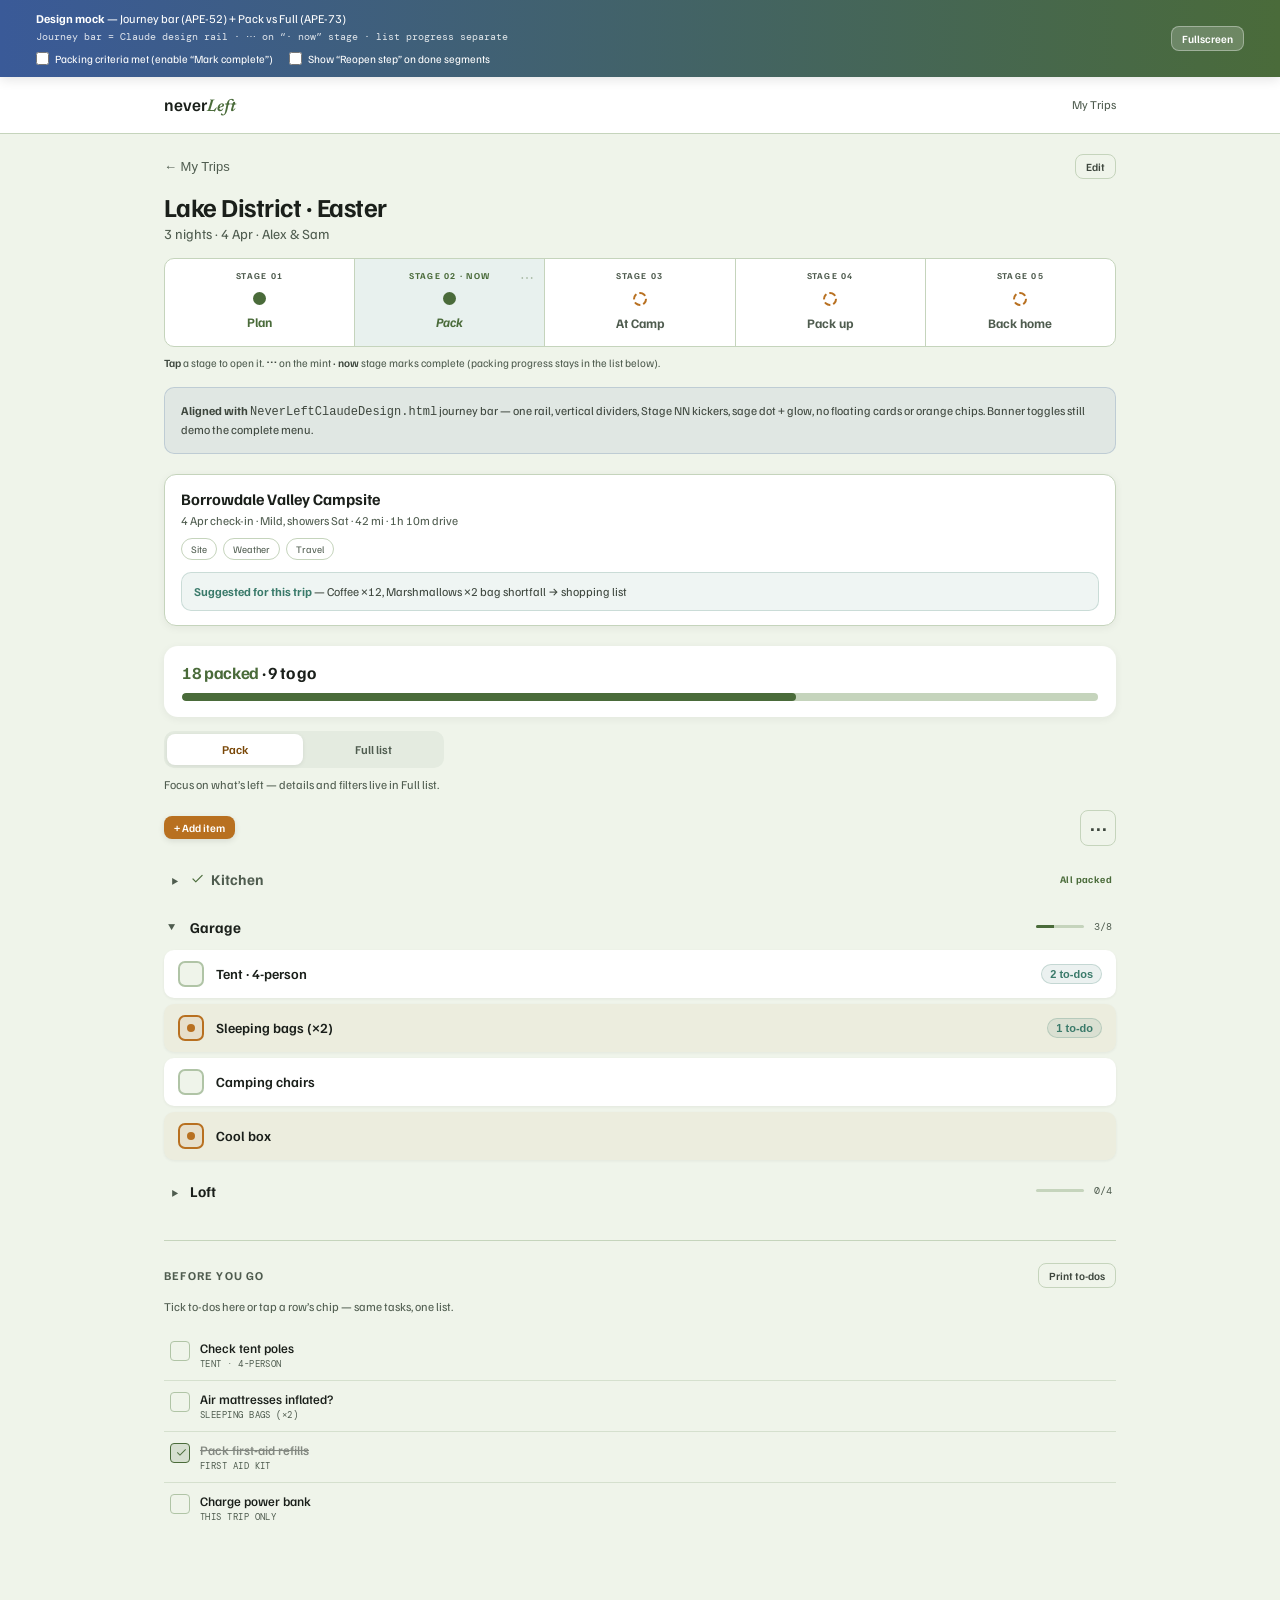
<file: NeverLeftClaudeDesign-pack-mode.html>
<!DOCTYPE html>
<html lang="en">
<head>
<meta charset="UTF-8">
<meta name="viewport" content="width=device-width, initial-scale=1.0, viewport-fit=cover">
<title>NeverLeft · Pack mode + journey bar mock (APE-73 / APE-52)</title>
<link href="https://fonts.googleapis.com/css2?family=Familjen+Grotesk:ital,wght@0,400;0,500;0,600;0,700&family=Newsreader:ital,wght@0,400;1,400&family=DM+Mono:wght@400;500&display=swap" rel="stylesheet">
<style>
:root {
  --page-max: min(1024px, 94vw);
  --canvas: #eff4ea;
  --canvas-2: #ffffff;
  --canvas-3: #e4ebe0;
  --border: #c5d4bc;
  --border-l: #b0c4a6;
  --amber: #9a5f10;
  --amber-l: #b87020;
  --amber-d: #7a4808;
  --sage: #4a6b3a;
  --sage-l: #5a8048;
  --rust: #9a3c1e;
  --blue: #3a5a98;
  --teal: #3a7a6a;
  --text: #1a1f1a;
  --text-d: #3d463d;
  --text-m: #4f5c4f;
  --ease-out: cubic-bezier(0.23, 1, 0.32, 1);
  --dur-ui: 200ms;
  --dur-panel: 280ms;
}
* { box-sizing: border-box; margin: 0; padding: 0; }
body {
  font-family: 'Familjen Grotesk', sans-serif;
  background: var(--canvas);
  color: var(--text);
  min-height: 100vh;
  font-size: 14px;
  -webkit-font-smoothing: antialiased;
}

/* Mock chrome */
.mock-banner {
  position: sticky;
  top: 0;
  z-index: 500;
  background: linear-gradient(90deg, #3a5a98 0%, #4a6b3a 100%);
  color: #fff;
  padding: 10px clamp(16px, 3vw, 36px);
  font-size: 12px;
  line-height: 1.45;
  display: flex;
  flex-wrap: wrap;
  align-items: center;
  justify-content: space-between;
  gap: 8px 16px;
  box-shadow: 0 2px 12px rgba(0,0,0,.12);
}
.mock-banner strong { font-weight: 700; }
.mock-banner a { color: #fff; opacity: .9; }
.mock-link { font-family: 'DM Mono', monospace; font-size: 10px; opacity: .85; }

.hdr {
  background: var(--canvas-2);
  border-bottom: 1px solid var(--border);
  display: flex;
  justify-content: center;
  min-height: 56px;
}
.hdr-inner {
  width: 100%;
  max-width: var(--page-max);
  padding: 0 clamp(16px, 3vw, 36px);
  display: flex;
  align-items: center;
  justify-content: space-between;
  min-height: 56px;
}
.logo {
  font-weight: 600;
  font-size: 17px;
  color: var(--text);
}
.logo em { font-family: 'Newsreader', serif; font-style: italic; color: var(--sage); }

.page {
  max-width: var(--page-max);
  margin: 0 auto;
  padding: 20px clamp(16px, 3vw, 36px) 80px;
}

.trip-toolbar { display: flex; justify-content: space-between; align-items: center; margin-bottom: 14px; flex-wrap: wrap; gap: 8px; }
.tback { font-size: 13px; color: var(--text-m); background: none; border: none; cursor: pointer; }
.tback:hover { color: var(--amber); }
.btn {
  font-family: inherit;
  font-weight: 600;
  font-size: 13px;
  border: none;
  cursor: pointer;
  padding: 7px 14px;
  border-radius: 8px;
  transition: transform 140ms var(--ease-out);
}
.btn:active { transform: scale(0.97); }
.btn-o { background: transparent; color: var(--text-d); border: 1.5px solid var(--border); }
.btn-p { background: var(--amber-l); color: #fff; box-shadow: 0 2px 6px rgba(0,0,0,.1); }
.btn-sm { padding: 5px 10px; font-size: 11px; }

.ttitle { font-size: clamp(22px, 5vw, 26px); font-weight: 700; letter-spacing: -0.02em; line-height: 1.1; margin-bottom: 4px; }
.tsubtitle { font-size: 14px; color: var(--text-m); margin-bottom: 16px; }

/* Journey bar — matches NeverLeftClaudeDesign.html vibe (APE-52) */
.journey-scroll {
  margin-bottom: 12px;
  overflow-x: auto;
  overflow-y: visible;
  scrollbar-width: none;
  -webkit-overflow-scrolling: touch;
  padding-bottom: 4px;
}
.journey-scroll::-webkit-scrollbar { display: none; }

.journey-bar {
  display: flex;
  min-width: min(100%, 34rem);
  background: var(--canvas-2);
  border: 1px solid var(--border);
  border-radius: 10px;
  overflow: visible;
  position: relative;
}

.journey-cell {
  flex: 1 1 0;
  min-width: 4.25rem;
  position: relative;
  border-right: 1px solid var(--border);
  overflow: visible;
}
.journey-cell:first-child { border-radius: 9px 0 0 9px; }
.journey-cell:last-child { border-right: none; border-radius: 0 9px 9px 0; }

.journey-cell--active {
  background: rgba(90, 154, 138, 0.14);
  z-index: 2;
}
.journey-cell--menu-open { z-index: 50; }

.journey-seg {
  width: 100%;
  display: flex;
  flex-direction: column;
  align-items: center;
  padding: 12px 6px 14px;
  border: none;
  background: transparent;
  cursor: pointer;
  font-family: inherit;
  text-align: center;
  transition: background var(--dur-ui);
}
.journey-cell:not(.journey-cell--active) .journey-seg:hover {
  background: rgba(0, 0, 0, 0.03);
}
.journey-seg:focus-visible {
  outline: 2px solid var(--sage-l);
  outline-offset: -2px;
}

.journey-kicker {
  font-size: 9px;
  font-weight: 700;
  letter-spacing: 0.14em;
  text-transform: uppercase;
  color: var(--text-m);
  line-height: 1.2;
  margin-bottom: 10px;
}
.journey-cell--active .journey-kicker { color: var(--sage); }
.journey-cell--done .journey-kicker { color: var(--text-m); }

.journey-dot {
  width: 13px;
  height: 13px;
  border-radius: 50%;
  border: none;
  margin: 0 0 10px;
  flex-shrink: 0;
  display: block;
  padding: 0;
}
.journey-cell--done .journey-dot { background: var(--sage); }

@keyframes journey-dot-pulse {
  0%, 100% { box-shadow: 0 0 0 4px rgba(90, 154, 138, 0.16); }
  50% { box-shadow: 0 0 0 9px rgba(90, 154, 138, 0.3); }
}
.journey-cell--active .journey-dot {
  background: var(--sage);
  animation: journey-dot-pulse 2.6s ease-in-out infinite;
}
@media (prefers-reduced-motion: reduce) {
  .journey-cell--active .journey-dot {
    animation: none;
    box-shadow: 0 0 0 5px rgba(90, 154, 138, 0.24);
  }
}

.journey-cell--todo .journey-dot {
  background: transparent;
  border: 2.5px dashed var(--amber-l);
  box-sizing: border-box;
  width: 14px;
  height: 14px;
}

.journey-label {
  font-size: 13px;
  font-weight: 700;
  line-height: 1.2;
  color: var(--text-m);
}
.journey-cell--done .journey-label { color: var(--sage); font-style: normal; }
.journey-cell--active .journey-label {
  color: var(--sage);
  font-style: italic;
  font-weight: 700;
}
.journey-label em { font-style: italic; }

/* ⋯ on in-progress step only — quiet until hover */
.journey-more {
  position: absolute;
  top: 8px;
  right: 6px;
  z-index: 4;
}
.journey-more-btn {
  width: 22px;
  height: 22px;
  padding: 0;
  border-radius: 6px;
  border: 1px solid transparent;
  background: transparent;
  color: var(--sage);
  font-size: 14px;
  line-height: 1;
  cursor: pointer;
  font-family: inherit;
  opacity: 0.35;
  transition: opacity var(--dur-ui), background var(--dur-ui), border-color var(--dur-ui);
}
.journey-cell--active:hover .journey-more-btn,
.journey-more-btn[aria-expanded="true"] {
  opacity: 1;
  border-color: var(--border);
  background: rgba(255, 255, 255, 0.65);
}

.journey-popover {
  display: none;
  min-width: 12.5rem;
  max-width: 14rem;
  padding: 6px;
  background: var(--canvas-2);
  border: 1px solid var(--border);
  border-radius: 10px;
  box-shadow: 0 10px 28px rgba(26,31,26,.14);
  z-index: 600;
}
.journey-popover.is-open { display: block; }
.journey-popover.is-fixed {
  position: fixed;
  top: 0;
  left: 0;
  right: auto;
}
.journey-popover button {
  display: block;
  width: 100%;
  text-align: left;
  font-family: inherit;
  font-size: 12px;
  font-weight: 600;
  padding: 9px 10px;
  border: none;
  border-radius: 8px;
  background: transparent;
  color: var(--text);
  cursor: pointer;
}
.journey-popover button:hover:not(:disabled) { background: var(--canvas-3); }
.journey-popover button:disabled {
  opacity: .5;
  cursor: not-allowed;
  font-weight: 500;
}
.journey-popover .menu-hint {
  font-family: 'DM Mono', monospace;
  font-size: 9px;
  color: var(--rust);
  padding: 4px 10px 6px;
  line-height: 1.4;
}
.journey-popover button.menu-danger { color: var(--rust); }

.journey-legend {
  font-size: 11px;
  color: var(--text-m);
  line-height: 1.45;
  margin: -8px 0 16px;
}
.journey-legend strong { color: var(--text-d); font-weight: 600; }

.mock-journey-ctrl {
  display: flex;
  flex-wrap: wrap;
  gap: 10px 16px;
  align-items: center;
  margin-top: 6px;
}
.mock-journey-ctrl label {
  display: inline-flex;
  align-items: center;
  gap: 6px;
  font-size: 11px;
  cursor: pointer;
}

/* Pack progress — calm single line */
.cprog {
  background: var(--canvas-2);
  border-radius: 14px;
  box-shadow: 0 2px 8px rgba(26,31,26,.06);
  padding: 16px 18px;
  margin-bottom: 14px;
}
.cprog-pack .cprog-main {
  font-size: 17px;
  font-weight: 700;
  letter-spacing: -0.02em;
  color: var(--text);
  margin-bottom: 10px;
}
.cprog-pack .cprog-main span { color: var(--sage); }
.cprog-pack .pbar-wrap {
  height: 8px;
  background: var(--border);
  border-radius: 4px;
  overflow: hidden;
}
.cprog-pack .pbar-fill {
  height: 100%;
  background: var(--sage);
  border-radius: 4px;
  transition: width var(--dur-panel) var(--ease-out);
}

/* Mode switch */
.pack-mode-bar { margin-bottom: 16px; }
.pack-seg {
  display: flex;
  background: var(--canvas-3);
  border-radius: 10px;
  padding: 3px;
  gap: 2px;
  max-width: 280px;
}
.pack-seg button {
  flex: 1;
  font-family: inherit;
  font-size: 12px;
  font-weight: 600;
  padding: 8px 12px;
  border: none;
  border-radius: 8px;
  background: transparent;
  color: var(--text-m);
  cursor: pointer;
  transition: background var(--dur-ui), color var(--dur-ui), box-shadow var(--dur-ui);
}
.pack-seg button.on {
  background: var(--canvas-2);
  color: var(--amber-d);
  box-shadow: 0 1px 4px rgba(0,0,0,.08);
}
.pack-mode-hint {
  margin-top: 8px;
  font-size: 12px;
  color: var(--text-m);
  line-height: 1.45;
}

.pack-toolbar {
  display: flex;
  align-items: center;
  gap: 8px;
  margin-bottom: 16px;
  flex-wrap: wrap;
}
.pack-toolbar .spacer { flex: 1; }
.btn-overflow {
  width: 36px;
  height: 36px;
  padding: 0;
  display: flex;
  align-items: center;
  justify-content: center;
  font-size: 18px;
  letter-spacing: 1px;
}

/* Location groups */
.cloc-group { margin-bottom: 14px; }
.cloc-hdr {
  display: flex;
  align-items: center;
  gap: 10px;
  padding: 8px 4px;
  cursor: pointer;
  border: none;
  background: transparent;
  width: 100%;
  text-align: left;
  font-family: inherit;
  margin-bottom: 6px;
}
.cloc-hdr:hover { opacity: 0.75; }
.cg-toggle { font-size: 9px; color: var(--text-m); width: 12px; }
.cloc-title { font-size: 15px; font-weight: 700; flex: 1; color: var(--text); }
.cloc-hdr--done .cloc-title { color: var(--text-m); }
.cloc-badge {
  font-size: 10px;
  font-weight: 700;
  color: var(--sage);
  letter-spacing: 0.04em;
}
.cloc-count {
  font-family: 'DM Mono', monospace;
  font-size: 10px;
  color: var(--text-m);
}
.cloc-progress {
  height: 3px;
  width: 48px;
  background: var(--border);
  border-radius: 2px;
  overflow: hidden;
}
.cloc-progress-fill { height: 100%; background: var(--sage); }

/* Compact rows — Pack mode */
.ci-compact {
  display: flex;
  align-items: center;
  gap: 12px;
  padding: 11px 14px;
  background: var(--canvas-2);
  border-radius: 10px;
  box-shadow: 0 1px 3px rgba(26,31,26,.06);
  margin-bottom: 6px;
  cursor: pointer;
  transition: box-shadow var(--dur-ui), transform 140ms var(--ease-out);
}
.ci-compact:hover { box-shadow: 0 3px 10px rgba(26,31,26,.08); }
.ci-compact:active { transform: scale(0.99); }
.ci-compact.ready { background: rgba(184,112,32,.06); }
.ci-state {
  width: 26px; height: 26px; border-radius: 7px;
  border: 2px solid var(--border-l);
  flex-shrink: 0;
  display: flex; align-items: center; justify-content: center;
  font-size: 13px; font-weight: 800;
  background: var(--canvas);
}
.ci-state.ready {
  border-color: var(--amber-l);
  background: rgba(184,112,32,.1);
}
.ci-state.ready::after {
  content: '';
  width: 8px; height: 8px;
  border-radius: 50%;
  background: var(--amber-l);
}
.ci-state.packed {
  border-color: var(--sage);
  background: var(--sage);
  color: #fff;
}
.ci-state.packed::after { display: none; }
.ci-compact-name { font-size: 14px; font-weight: 600; flex: 1; min-width: 0; }
.todo-chip {
  font-size: 11px;
  font-weight: 600;
  color: var(--teal);
  background: rgba(58,122,106,.1);
  border: 1px solid rgba(58,122,106,.22);
  padding: 3px 8px;
  border-radius: 20px;
  flex-shrink: 0;
  cursor: pointer;
}
.todo-chip:hover { background: rgba(58,122,106,.16); }

.cloc-collapsed { display: none; }
.cloc-group.is-open .cloc-collapsed { display: block; }
.cloc-group:not(.is-open) .cloc-hdr .cg-toggle { transform: rotate(-90deg); }

/* Footer to-dos */
.trip-stage-sec {
  margin-top: 32px;
  padding-top: 22px;
  border-top: 1px solid var(--border);
}
.trip-stage-sec-hd {
  display: flex;
  align-items: center;
  justify-content: space-between;
  gap: 10px;
  font-size: 12px;
  font-weight: 700;
  letter-spacing: 0.1em;
  text-transform: uppercase;
  color: var(--text-m);
  margin-bottom: 10px;
}
.todo-hint {
  font-size: 12px;
  color: var(--text-m);
  line-height: 1.5;
  margin-bottom: 14px;
}
.todo-row {
  display: flex;
  align-items: flex-start;
  gap: 10px;
  padding: 10px 6px;
  border-bottom: 1px solid rgba(197,212,188,.6);
  cursor: pointer;
}
.todo-row:last-child { border-bottom: none; }
.todo-check {
  width: 20px; height: 20px;
  border-radius: 4px;
  border: 1.5px solid var(--border-l);
  flex-shrink: 0;
  margin-top: 1px;
  display: flex; align-items: center; justify-content: center;
  font-size: 12px; color: var(--sage);
}
.todo-check.done { background: rgba(74,107,58,.15); border-color: var(--sage); }
.todo-label { font-size: 13px; font-weight: 500; }
.todo-label.done { text-decoration: line-through; opacity: 0.5; }
.todo-meta {
  font-family: 'DM Mono', monospace;
  font-size: 9px;
  color: var(--text-m);
  text-transform: uppercase;
  letter-spacing: 0.05em;
  margin-top: 2px;
}

/* Full list view (contrast) */
.view-full { display: none; }
body[data-view="full"] .view-pack { display: none; }
body[data-view="full"] .view-full { display: block; }

.cprog-full .cprog-top {
  display: flex;
  justify-content: space-between;
  margin-bottom: 8px;
}
.cprog-full .cprog-label { font-family: 'DM Mono', monospace; font-size: 11px; color: var(--text-d); }
.cprog-full .cprog-pcts { display: flex; gap: 10px; font-size: 12px; font-weight: 700; }
.pct-ready { color: var(--amber-d); }
.pct-packed { color: var(--sage); }
.cprog-full .pbar-wrap { height: 10px; background: var(--border); border-radius: 5px; overflow: hidden; display: flex; }
.pbar-ready { background: var(--amber-l); height: 100%; }
.pbar-packed { background: var(--sage); height: 100%; }
.cprog-hint { font-family: 'DM Mono', monospace; font-size: 9px; color: var(--text-m); margin-top: 8px; }

.filter-row {
  display: flex;
  gap: 7px;
  margin-bottom: 12px;
  flex-wrap: wrap;
}
.sw { flex: 1; min-width: 140px; position: relative; }
.sw input {
  width: 100%;
  padding: 8px 12px 8px 32px;
  border: none;
  border-radius: 8px;
  background: var(--canvas-2);
  box-shadow: 0 1px 4px rgba(0,0,0,.06);
  font-family: 'DM Mono', monospace;
  font-size: 12px;
}
.sw-ic { position: absolute; left: 10px; top: 50%; transform: translateY(-50%); color: var(--text-m); font-size: 12px; }

.toolbar-busy {
  display: flex;
  gap: 6px;
  flex-wrap: wrap;
  margin-bottom: 14px;
}

.ci-full {
  display: flex;
  gap: 13px;
  padding: 14px;
  background: var(--canvas-2);
  border-radius: 12px;
  box-shadow: 0 1px 4px rgba(0,0,0,.06);
  margin-bottom: 8px;
}
.ci-full .ci-meta { display: flex; gap: 6px; flex-wrap: wrap; margin-top: 6px; font-size: 10px; color: var(--text-m); }
.inline-todo {
  margin-top: 8px;
  padding-top: 8px;
  border-top: 1px solid rgba(0,0,0,.06);
  font-size: 12px;
  color: var(--text-m);
  display: flex;
  align-items: center;
  gap: 8px;
}
.mini-check {
  width: 16px; height: 16px;
  border: 1.5px solid var(--border-l);
  border-radius: 3px;
  flex-shrink: 0;
}

.compare-note {
  margin-top: 24px;
  padding: 14px 16px;
  background: rgba(58,90,152,.08);
  border: 1px solid rgba(58,90,152,.2);
  border-radius: 10px;
  font-size: 12px;
  line-height: 1.5;
  color: var(--text-d);
}
</style>
</head>
<body class="light" data-view="pack">

<div class="mock-banner">
  <div>
    <strong>Design mock</strong> — Journey bar (APE-52) + Pack vs Full (APE-73)<br>
    <span class="mock-link">Journey bar = Claude design rail · ⋯ on “· now” stage · list progress separate</span>
    <div class="mock-journey-ctrl">
      <label><input type="checkbox" id="mockPackingReady"> Packing criteria met (enable “Mark complete”)</label>
      <label><input type="checkbox" id="mockShowReopen"> Show “Reopen step” on done segments</label>
    </div>
  </div>
  <button type="button" class="btn btn-sm" style="background:rgba(255,255,255,.2);color:#fff;border:1px solid rgba(255,255,255,.35)" onclick="document.documentElement.requestFullscreen?.()">Fullscreen</button>
</div>

<header class="hdr">
  <div class="hdr-inner">
    <div class="logo">never<em>Left</em></div>
    <span style="font-size:12px;color:var(--text-m)">My Trips</span>
  </div>
</header>

<main class="page">
  <div class="trip-toolbar">
    <button type="button" class="tback">← My Trips</button>
    <div style="display:flex;gap:6px">
      <button type="button" class="btn btn-o btn-sm">Edit</button>
    </div>
  </div>

  <h1 class="ttitle">Lake District · Easter</h1>
  <p class="tsubtitle">3 nights · 4 Apr · Alex &amp; Sam</p>

  <div class="journey-scroll">
    <nav class="journey-bar" id="journeyBar" aria-label="Trip journey"></nav>
  </div>
  <p class="journey-legend" id="journeyLegend"><strong>Tap</strong> a stage to open it. <strong>⋯</strong> on the mint <strong>· now</strong> stage marks complete (packing progress stays in the list below).</p>
  <p class="compare-note" style="margin-top:0;margin-bottom:20px">
    <strong>Aligned with</strong> <code>NeverLeftClaudeDesign.html</code> journey bar — one rail, vertical dividers, Stage&nbsp;NN kickers, sage dot + glow, no floating cards or orange chips.
    Banner toggles still demo the complete menu.
  </p>

  <!-- Shared trip context — same in Pack and Full (not part of toggle) -->
  <div class="trip-hub-mock" style="margin-bottom:20px;padding:14px 16px;background:var(--canvas-2);border-radius:12px;box-shadow:0 2px 8px rgba(26,31,26,.06);border:1px solid var(--border)">
    <div style="font-size:16px;font-weight:700;margin-bottom:4px">Borrowdale Valley Campsite</div>
    <p style="font-size:12px;color:var(--text-m);margin:0 0 10px">4 Apr check-in · Mild, showers Sat · 42 mi · 1h 10m drive</p>
    <div style="display:flex;gap:6px;flex-wrap:wrap;margin-bottom:12px">
      <span style="font-size:10px;padding:4px 9px;border-radius:999px;border:1px solid var(--border);color:var(--text-m)">Site</span>
      <span style="font-size:10px;padding:4px 9px;border-radius:999px;border:1px solid var(--border);color:var(--text-m)">Weather</span>
      <span style="font-size:10px;padding:4px 9px;border-radius:999px;border:1px solid var(--border);color:var(--text-m)">Travel</span>
    </div>
    <div style="padding:10px 12px;border-radius:10px;background:rgba(58,122,106,.08);border:1px solid rgba(58,122,106,.2);font-size:12px;line-height:1.45;color:var(--text-d)">
      <strong style="color:var(--teal)">Suggested for this trip</strong> — Coffee ×12, Marshmallows ×2 bag shortfall → shopping list
    </div>
  </div>

  <!-- PACK VIEW -->
  <div class="view-pack">
    <div class="cprog cprog-pack">
      <div class="cprog-main"><span>18 packed</span> · 9 to go</div>
      <div class="pbar-wrap"><div class="pbar-fill" style="width:67%"></div></div>
    </div>

    <div class="pack-mode-bar">
      <div class="pack-seg" role="tablist">
        <button type="button" role="tab" class="on" data-set-view="pack" aria-selected="true">Pack</button>
        <button type="button" role="tab" data-set-view="full" aria-selected="false">Full list</button>
      </div>
      <p class="pack-mode-hint">Focus on what&rsquo;s left — details and filters live in Full list.</p>
    </div>

    <div class="pack-toolbar">
      <button type="button" class="btn btn-p btn-sm">+ Add item</button>
      <span class="spacer"></span>
      <button type="button" class="btn btn-o btn-sm btn-overflow" title="More actions">⋯</button>
    </div>

    <!-- Kitchen — done, collapsed -->
    <div class="cloc-group">
      <button type="button" class="cloc-hdr cloc-hdr--done" aria-expanded="false">
        <span class="cg-toggle">▼</span>
        <span style="font-size:14px;color:var(--sage)" aria-hidden="true">✓</span>
        <span class="cloc-title">Kitchen</span>
        <span class="cloc-badge">All packed</span>
      </button>
    </div>

    <!-- Garage — open -->
    <div class="cloc-group is-open">
      <button type="button" class="cloc-hdr" aria-expanded="true">
        <span class="cg-toggle">▼</span>
        <span class="cloc-title">Garage</span>
        <div class="cloc-progress"><div class="cloc-progress-fill" style="width:38%"></div></div>
        <span class="cloc-count">3/8</span>
      </button>
      <div class="cloc-collapsed">
        <div class="ci-compact">
          <div class="ci-state"></div>
          <span class="ci-compact-name">Tent · 4-person</span>
          <button type="button" class="todo-chip" onclick="document.getElementById('trip-sec-actions').scrollIntoView({behavior:'smooth'})">2 to-dos</button>
        </div>
        <div class="ci-compact ready">
          <div class="ci-state ready"></div>
          <span class="ci-compact-name">Sleeping bags (×2)</span>
          <button type="button" class="todo-chip">1 to-do</button>
        </div>
        <div class="ci-compact">
          <div class="ci-state"></div>
          <span class="ci-compact-name">Camping chairs</span>
        </div>
        <div class="ci-compact ready">
          <div class="ci-state ready"></div>
          <span class="ci-compact-name">Cool box</span>
        </div>
      </div>
    </div>

    <!-- Loft — collapsed teaser -->
    <div class="cloc-group">
      <button type="button" class="cloc-hdr" aria-expanded="false">
        <span class="cg-toggle">▼</span>
        <span class="cloc-title">Loft</span>
        <div class="cloc-progress"><div class="cloc-progress-fill" style="width:0%"></div></div>
        <span class="cloc-count">0/4</span>
      </button>
    </div>

    <section id="trip-sec-actions" class="trip-stage-sec">
      <div class="trip-stage-sec-hd">
        <span>Before you go</span>
        <button type="button" class="btn btn-o btn-sm">Print to-dos</button>
      </div>
      <p class="todo-hint">Tick to-dos here or tap a row&rsquo;s chip — same tasks, one list.</p>
      <div class="todo-row">
        <div class="todo-check"></div>
        <div>
          <div class="todo-label">Check tent poles</div>
          <div class="todo-meta">Tent · 4-person</div>
        </div>
      </div>
      <div class="todo-row">
        <div class="todo-check"></div>
        <div>
          <div class="todo-label">Air mattresses inflated?</div>
          <div class="todo-meta">Sleeping bags (×2)</div>
        </div>
      </div>
      <div class="todo-row">
        <div class="todo-check done">✓</div>
        <div>
          <div class="todo-label done">Pack first-aid refills</div>
          <div class="todo-meta">First aid kit</div>
        </div>
      </div>
      <div class="todo-row">
        <div class="todo-check"></div>
        <div>
          <div class="todo-label">Charge power bank</div>
          <div class="todo-meta">This trip only</div>
        </div>
      </div>
    </section>
  </div>

  <!-- FULL LIST (contrast) -->
  <div class="view-full">
    <div class="cprog cprog-full">
      <div class="cprog-top">
        <span class="cprog-label">6 ready · 18 packed · 9 remaining</span>
        <div class="cprog-pcts">
          <span class="pct-ready">58% ready</span>
          <span class="pct-packed">67% packed</span>
        </div>
      </div>
      <div class="pbar-wrap">
        <div class="pbar-ready" style="width:24%"></div>
        <div class="pbar-packed" style="width:43%"></div>
      </div>
      <p class="cprog-hint">Tick each item&rsquo;s to-dos on its row, then: tap = ready · tap again = packed</p>
    </div>

    <div class="pack-mode-bar">
      <div class="pack-seg" role="tablist">
        <button type="button" role="tab" data-set-view="pack">Pack</button>
        <button type="button" role="tab" class="on" data-set-view="full" aria-selected="true">Full list</button>
      </div>
      <p class="pack-mode-hint">Search, sort, and manage everything — busier on purpose.</p>
    </div>

    <div class="filter-row">
      <div class="sw"><span class="sw-ic">⌕</span><input type="search" placeholder="Search packing list…" readonly></div>
      <button type="button" class="btn btn-o btn-sm">⚙ Sort &amp; filter</button>
    </div>

    <div class="toolbar-busy">
      <button type="button" class="btn btn-o btn-sm">↺ Rebuild</button>
      <button type="button" class="btn btn-o btn-sm">Uncheck all</button>
      <button type="button" class="btn btn-p btn-sm">+ Quick add</button>
      <button type="button" class="btn btn-o btn-sm">+ From inventory</button>
      <button type="button" class="btn btn-o btn-sm">Print list</button>
      <button type="button" class="btn btn-o btn-sm">Print to-dos</button>
    </div>

    <div class="ci-full">
      <div class="ci-state"></div>
      <div style="flex:1">
        <div style="font-weight:700">Tent · 4-person</div>
        <div class="ci-meta"><span>Garage</span><span>×1</span></div>
        <div class="inline-todo"><span class="mini-check"></span> Check tent poles</div>
        <div class="inline-todo"><span class="mini-check"></span> Pegs in bag</div>
      </div>
    </div>

    <p class="compare-note">
      <strong>Full list</strong> keeps today&rsquo;s density for curators. <strong>Pack</strong> is the default for most trips — compare with the Pack tab.
    </p>
  </div>
</main>

<script>
(function(){
  var STAGES = [
    { id: 'plan',    label: 'Plan' },
    { id: 'packing', label: 'Pack', labelNav: 'Packing' },
    { id: 'camp',    label: 'At Camp' },
    { id: 'packup',  label: 'Pack up' },
    { id: 'home',    label: 'Back home' }
  ];
  var state = { plan: 'done', packing: 'active', camp: 'todo', packup: 'todo', home: 'todo' };
  var viewing = 'packing';
  var packingReady = false;
  var showReopen = false;
  var openPopoverId = null;

  function cellClass(id){
    var s = state[id];
    if (s === 'done') return 'journey-cell--done';
    if (s === 'active') return 'journey-cell--active';
    return 'journey-cell--todo';
  }
  function kickerText(i, id){
    var n = String(i + 1).padStart(2, '0');
    if (state[id] === 'active') return 'Stage ' + n + ' · now';
    return 'Stage ' + n;
  }
  function labelHtml(st){
    var name = st.label;
    if (state[st.id] === 'active') return '<em>' + name + '</em>';
    return name;
  }
  function displayName(st){
    return st.labelNav || st.label;
  }
  function nextStageId(id){
    var i = STAGES.findIndex(function(s){ return s.id === id; });
    return i >= 0 && i < STAGES.length - 1 ? STAGES[i + 1].id : null;
  }
  function hasMenu(st){
    if (state[st.id] === 'active') return true;
    return state[st.id] === 'done' && showReopen;
  }
  function popoverBody(st){
    if (state[st.id] === 'done') {
      return '<button type="button" class="menu-danger" data-action="reopen" data-stage="' + st.id + '">Reopen step</button>';
    }
    var next = nextStageId(st.id);
    var nextLabel = next ? STAGES.find(function(s){ return s.id === next; }).label : '';
    var canComplete = st.id !== 'packing' || packingReady;
    var completeLabel = next ? 'Mark complete → ' + nextLabel : 'Mark complete';
    var hint = (!canComplete && st.id === 'packing')
      ? '<div class="menu-hint">18 packed · 9 to go · 2 to-dos</div>' : '';
    return hint + '<button type="button" data-action="complete" data-stage="' + st.id + '"' +
      (canComplete ? '' : ' disabled') + '>' + completeLabel + '</button>';
  }
  function resetPopoverEl(pop){
    if (!pop) return;
    pop.classList.remove('is-open', 'is-fixed');
    pop.style.display = '';
    pop.style.top = '';
    pop.style.left = '';
    pop.style.right = '';
  }
  function positionJourneyPopover(btn, pop){
    pop.classList.add('is-open', 'is-fixed');
    var r = btn.getBoundingClientRect();
    pop.style.visibility = 'hidden';
    pop.style.display = 'block';
    var pw = pop.offsetWidth;
    var ph = pop.offsetHeight;
    pop.style.visibility = '';
    var left = r.left;
    if (left + pw > window.innerWidth - 8) left = window.innerWidth - pw - 8;
    if (left < 8) left = 8;
    var top = r.bottom + 6;
    if (top + ph > window.innerHeight - 8) top = Math.max(8, r.top - ph - 6);
    pop.style.left = left + 'px';
    pop.style.top = top + 'px';
  }
  function isJourneyMenuTarget(el){
    return !!(el && el.closest && (el.closest('.journey-more') || el.closest('.journey-popover')));
  }
  function closePopovers(){
    openPopoverId = null;
    document.querySelectorAll('.journey-cell--menu-open').forEach(function(c){ c.classList.remove('journey-cell--menu-open'); });
    document.querySelectorAll('.journey-popover').forEach(resetPopoverEl);
    document.querySelectorAll('.journey-more-btn[aria-expanded="true"]').forEach(function(b){ b.setAttribute('aria-expanded', 'false'); });
  }
  function openPopoverFor(btn, id){
    var pop = document.getElementById('popover-' + id);
    var cell = btn.closest('.journey-cell');
    if (!pop) return;
    openPopoverId = id;
    btn.setAttribute('aria-expanded', 'true');
    if (cell) cell.classList.add('journey-cell--menu-open');
    requestAnimationFrame(function(){
      requestAnimationFrame(function(){ positionJourneyPopover(btn, pop); });
    });
  }

  function renderJourney(){
    var bar = document.getElementById('journeyBar');
    if (!bar) return;
    bar.innerHTML = STAGES.map(function(st, i){
      var cellCls = 'journey-cell ' + cellClass(st.id);
      var viewingAttr = viewing === st.id ? ' aria-current="step"' : '';
      var menu = hasMenu(st)
        ? '<div class="journey-more">' +
          '<button type="button" class="journey-more-btn" data-menu-for="' + st.id + '" aria-label="' + displayName(st) + ' options" aria-expanded="false" aria-haspopup="true">⋯</button>' +
          '<div class="journey-popover' + (openPopoverId === st.id ? ' is-open' : '') + '" id="popover-' + st.id + '" role="menu">' +
          popoverBody(st) + '</div></div>'
        : '';
      return '<div class="' + cellCls + '" data-stage="' + st.id + '">' +
        '<button type="button" class="journey-seg" data-nav="' + st.id + '"' + viewingAttr + '>' +
        '<span class="journey-kicker">' + kickerText(i, st.id) + '</span>' +
        '<span class="journey-dot" aria-hidden="true"></span>' +
        '<span class="journey-label">' + labelHtml(st) + '</span></button>' + menu + '</div>';
    }).join('');
    bindJourney();
    if (openPopoverId) {
      var reopenBtn = document.querySelector('.journey-more-btn[data-menu-for="' + openPopoverId + '"]');
      if (reopenBtn) openPopoverFor(reopenBtn, openPopoverId);
    }
  }

  function bindJourney(){
    document.querySelectorAll('.journey-seg[data-nav]').forEach(function(btn){
      btn.addEventListener('click', function(e){
        if (isJourneyMenuTarget(e.target)) return;
        viewing = btn.getAttribute('data-nav');
        closePopovers();
        renderJourney();
        var st = STAGES.find(function(s){ return s.id === viewing; });
        var name = st ? displayName(st) : viewing;
        var leg = document.getElementById('journeyLegend');
        if (leg) leg.innerHTML = 'Viewing <strong>' + name + '</strong> — packing detail is in the list below; use ⋯ on <strong>Stage · now</strong> to finish a step.';
      });
    });
    document.querySelectorAll('.journey-more-btn').forEach(function(btn){
      btn.addEventListener('click', function(e){
        e.preventDefault();
        e.stopPropagation();
        var id = btn.getAttribute('data-menu-for');
        if (openPopoverId === id) {
          closePopovers();
          return;
        }
        closePopovers();
        openPopoverFor(btn, id);
      });
    });
    window.addEventListener('resize', function(){ if (openPopoverId) renderJourney(); });
    var journeyScroll = document.querySelector('.journey-scroll');
    if (journeyScroll) journeyScroll.addEventListener('scroll', function(){
      if (openPopoverId) {
        var btn = document.querySelector('.journey-more-btn[data-menu-for="' + openPopoverId + '"]');
        var pop = document.getElementById('popover-' + openPopoverId);
        if (btn && pop && pop.classList.contains('is-open')) positionJourneyPopover(btn, pop);
      }
    }, { passive: true });
    document.querySelectorAll('[data-action="complete"]').forEach(function(b){
      b.addEventListener('click', function(e){
        e.stopPropagation();
        var id = b.getAttribute('data-stage');
        var next = nextStageId(id);
        state[id] = 'done';
        if (next) { state[next] = 'active'; viewing = next; }
        closePopovers();
        renderJourney();
      });
    });
    document.querySelectorAll('.journey-popover').forEach(function(pop){
      pop.addEventListener('click', function(e){ e.stopPropagation(); });
    });
    document.querySelectorAll('[data-action="reopen"]').forEach(function(b){
      b.addEventListener('click', function(e){
        e.stopPropagation();
        var id = b.getAttribute('data-stage');
        var idx = STAGES.findIndex(function(s){ return s.id === id; });
        STAGES.forEach(function(s, i){
          if (i >= idx) state[s.id] = i === idx ? 'active' : 'todo';
        });
        viewing = id;
        closePopovers();
        renderJourney();
      });
    });
  }

  document.addEventListener('click', function(e){
    if (!openPopoverId) return;
    if (isJourneyMenuTarget(e.target)) return;
    closePopovers();
  });

  var readyCb = document.getElementById('mockPackingReady');
  var reopenCb = document.getElementById('mockShowReopen');
  if (readyCb) readyCb.addEventListener('change', function(){ packingReady = readyCb.checked; renderJourney(); });
  if (reopenCb) reopenCb.addEventListener('change', function(){ showReopen = reopenCb.checked; renderJourney(); });

  renderJourney();
})();

document.querySelectorAll('[data-set-view]').forEach(function(btn){
  btn.addEventListener('click', function(){
    var v = btn.getAttribute('data-set-view');
    document.body.setAttribute('data-view', v);
    document.querySelectorAll('[data-set-view]').forEach(function(b){
      var on = b.getAttribute('data-set-view') === v;
      b.classList.toggle('on', on);
      b.setAttribute('aria-selected', on ? 'true' : 'false');
    });
  });
});
document.querySelectorAll('.cloc-group.is-open .cloc-hdr, .cloc-group:not(.is-open) .cloc-hdr').forEach(function(hdr){
  hdr.addEventListener('click', function(){
    var g = hdr.closest('.cloc-group');
    if(!g) return;
    g.classList.toggle('is-open');
    hdr.setAttribute('aria-expanded', g.classList.contains('is-open'));
  });
});
</script>
</body>
</html>
</file>
